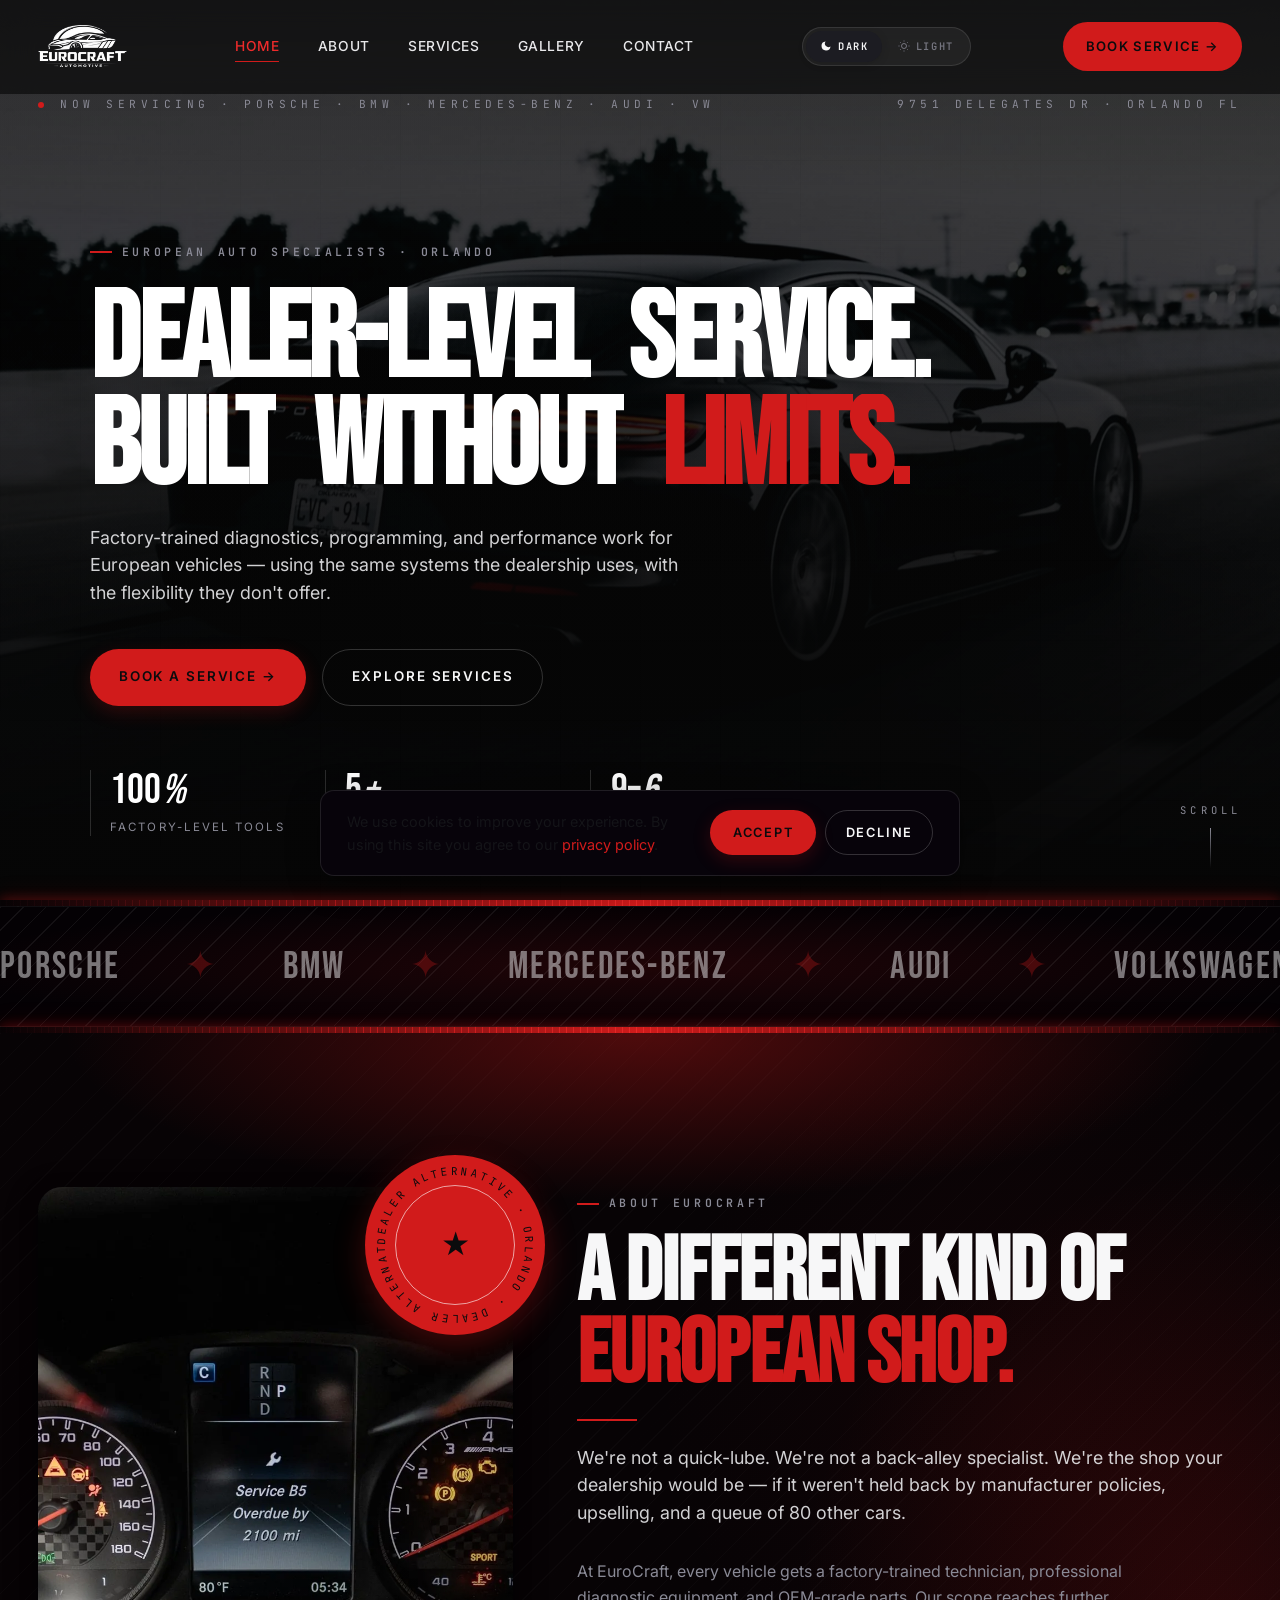
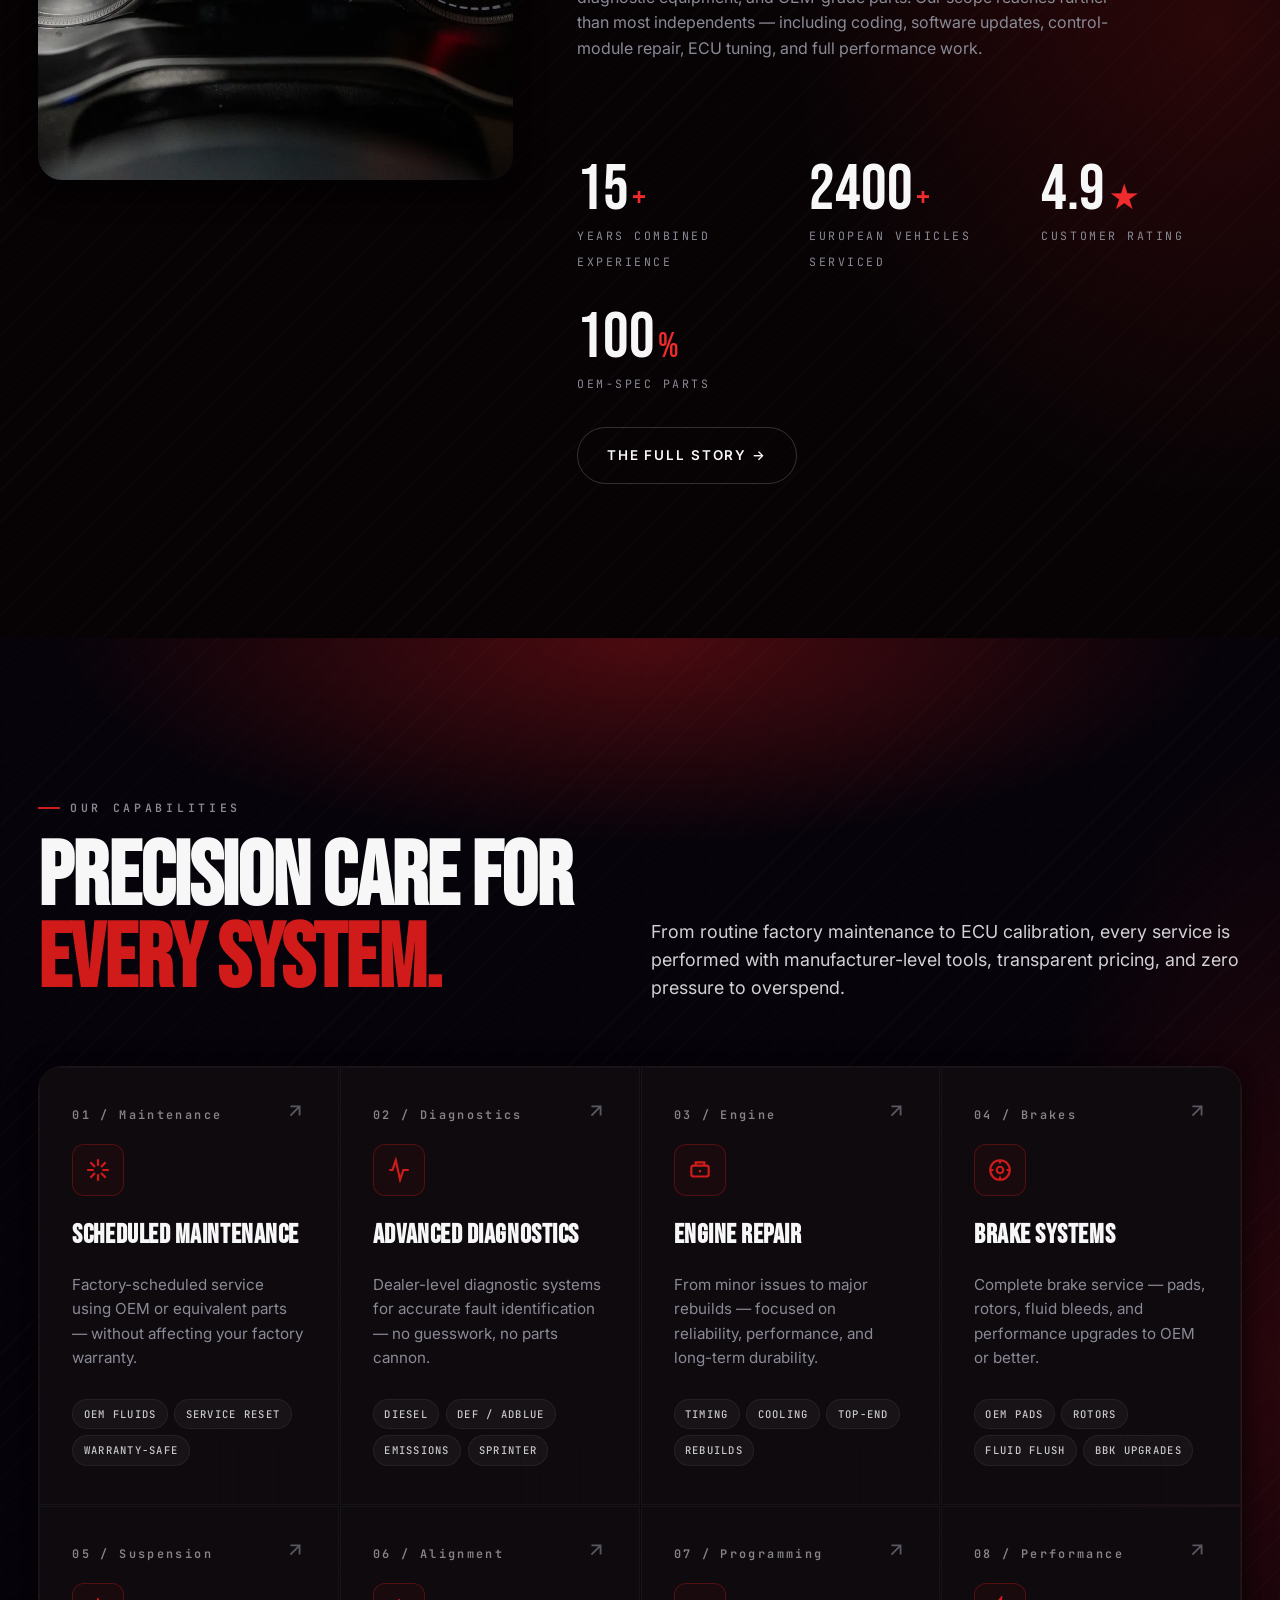
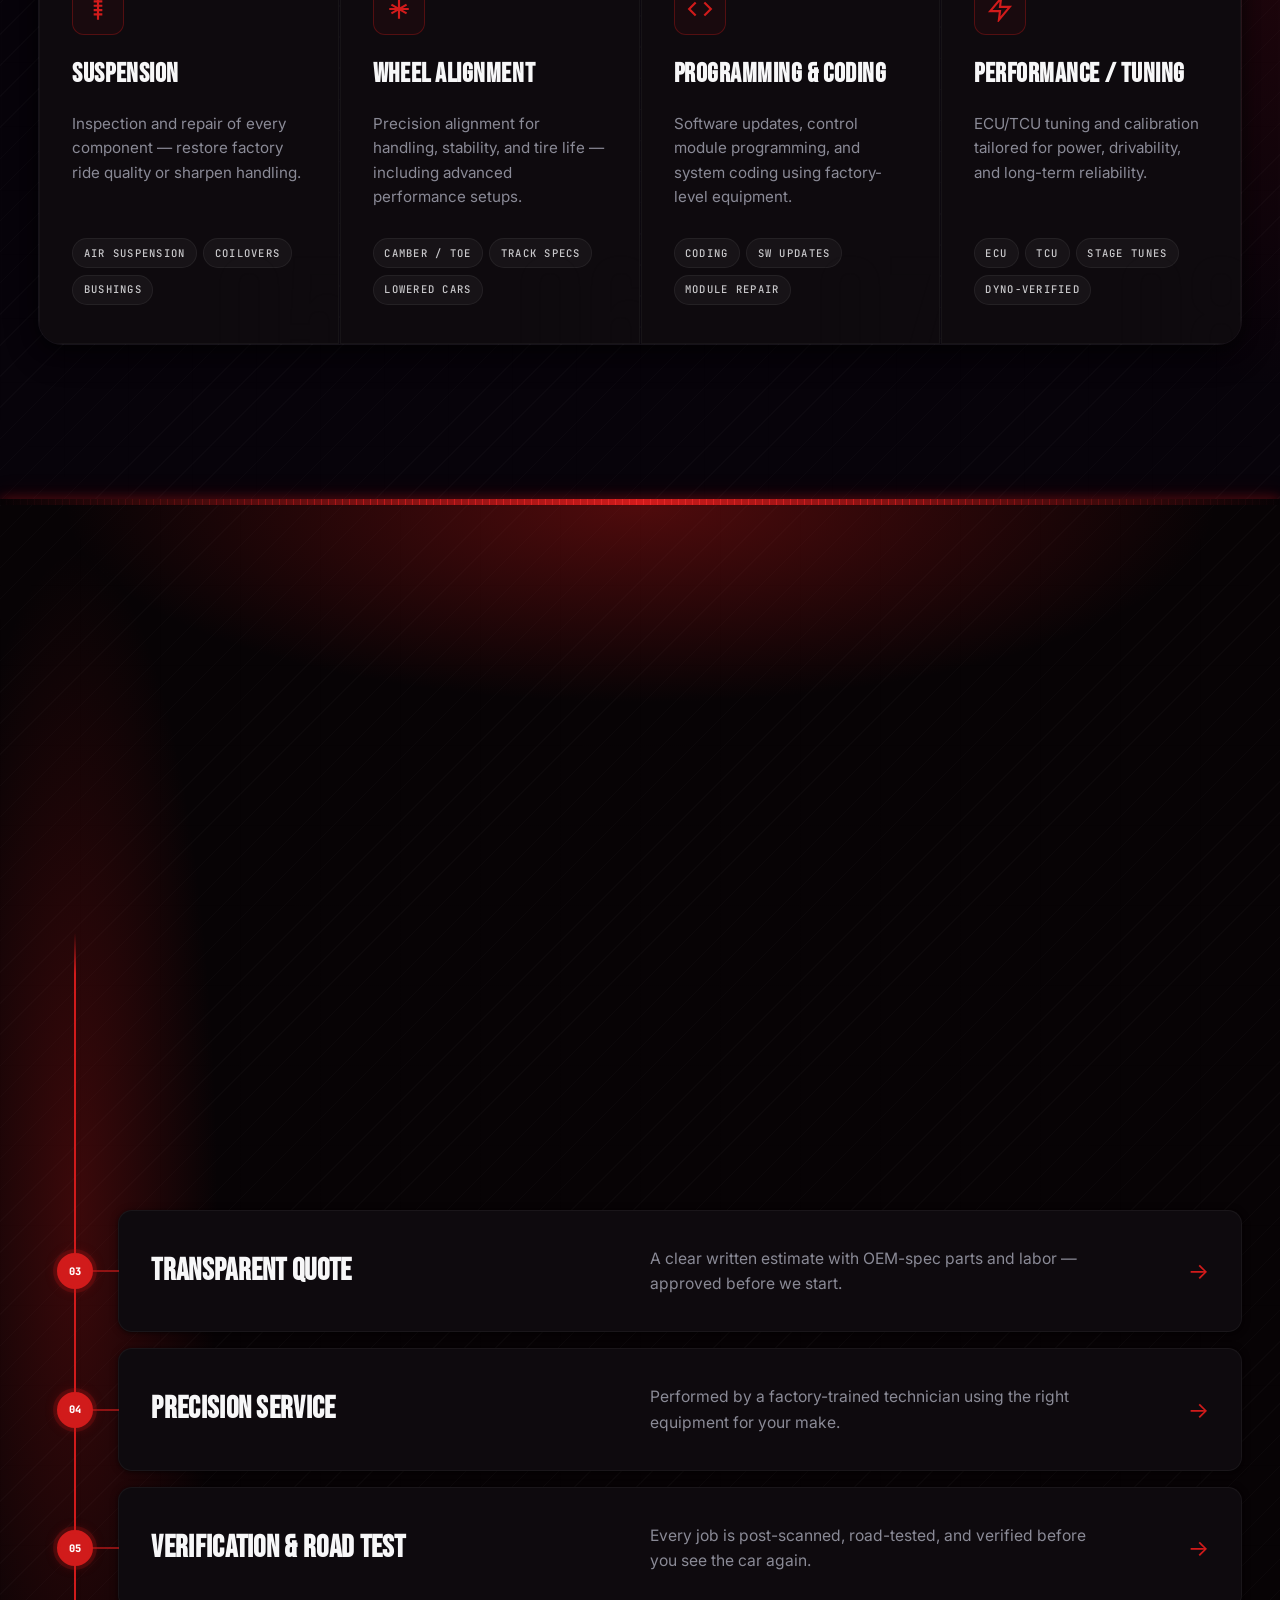
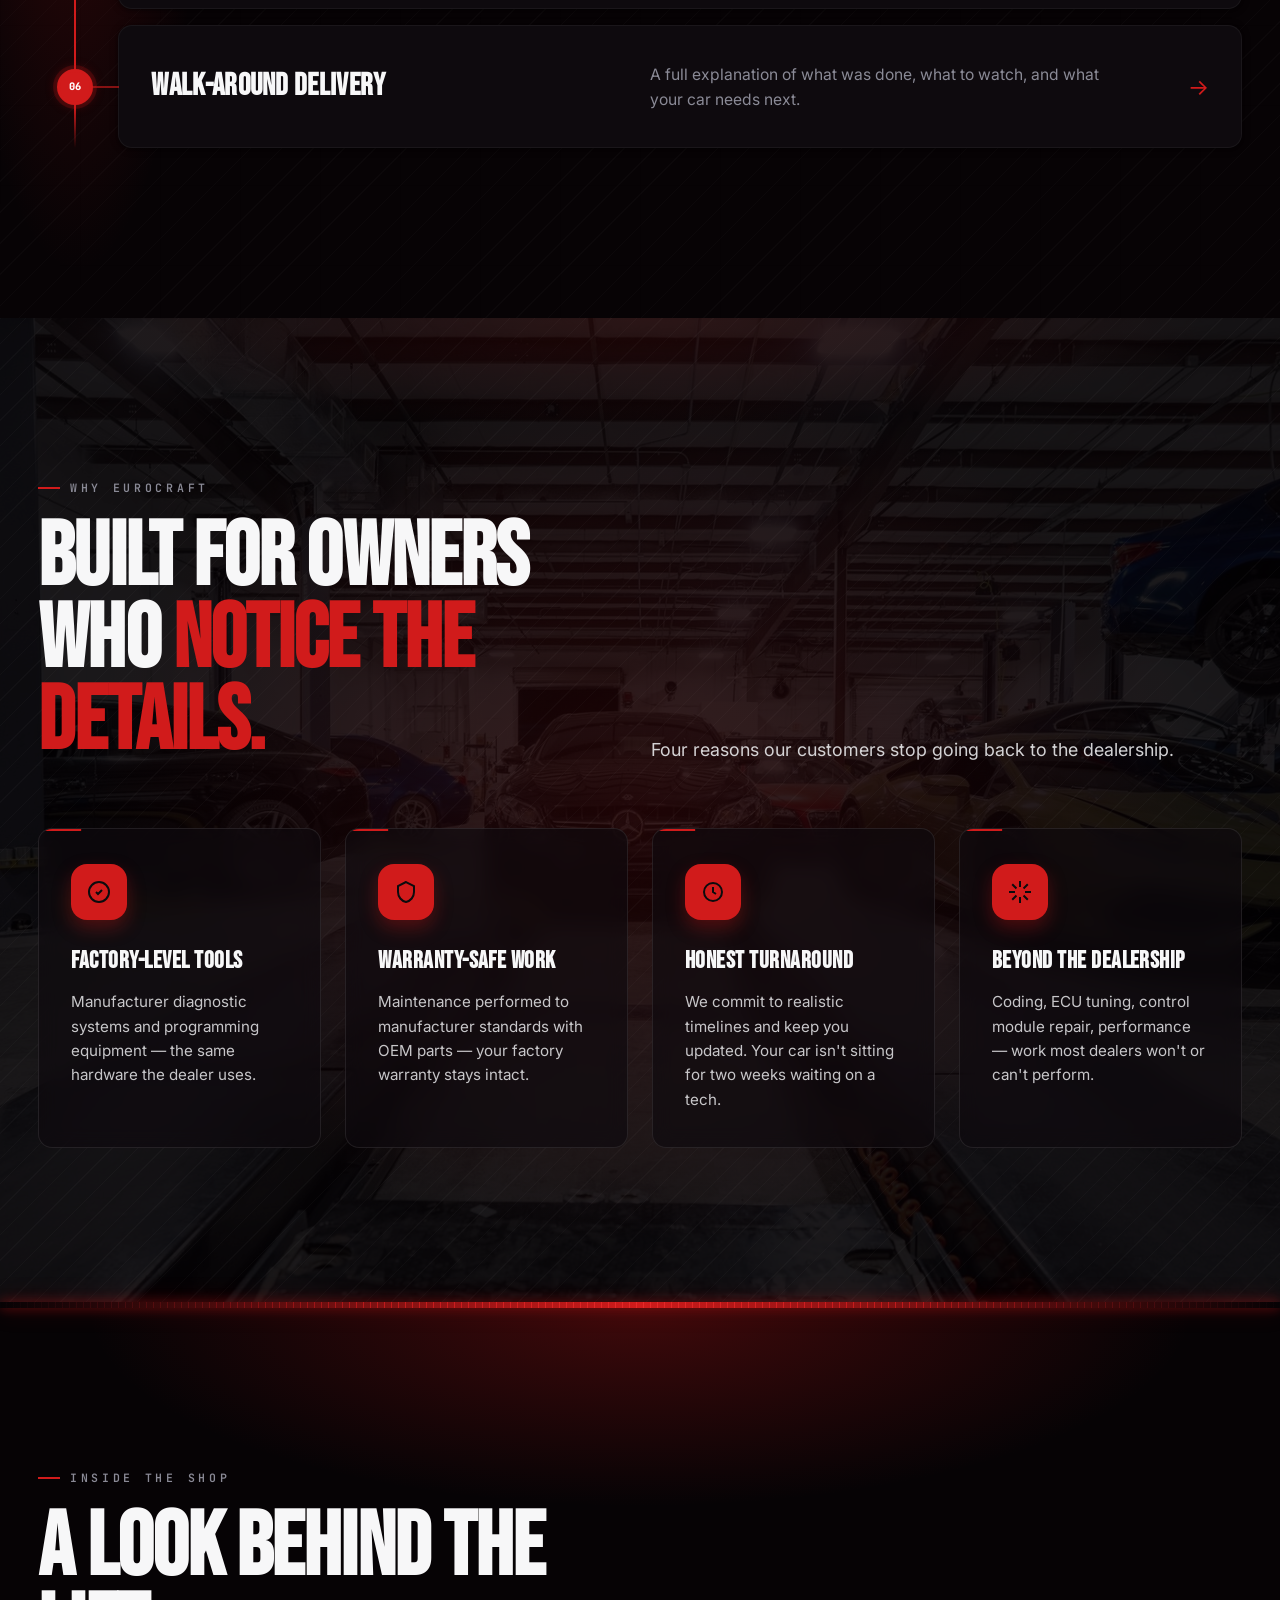
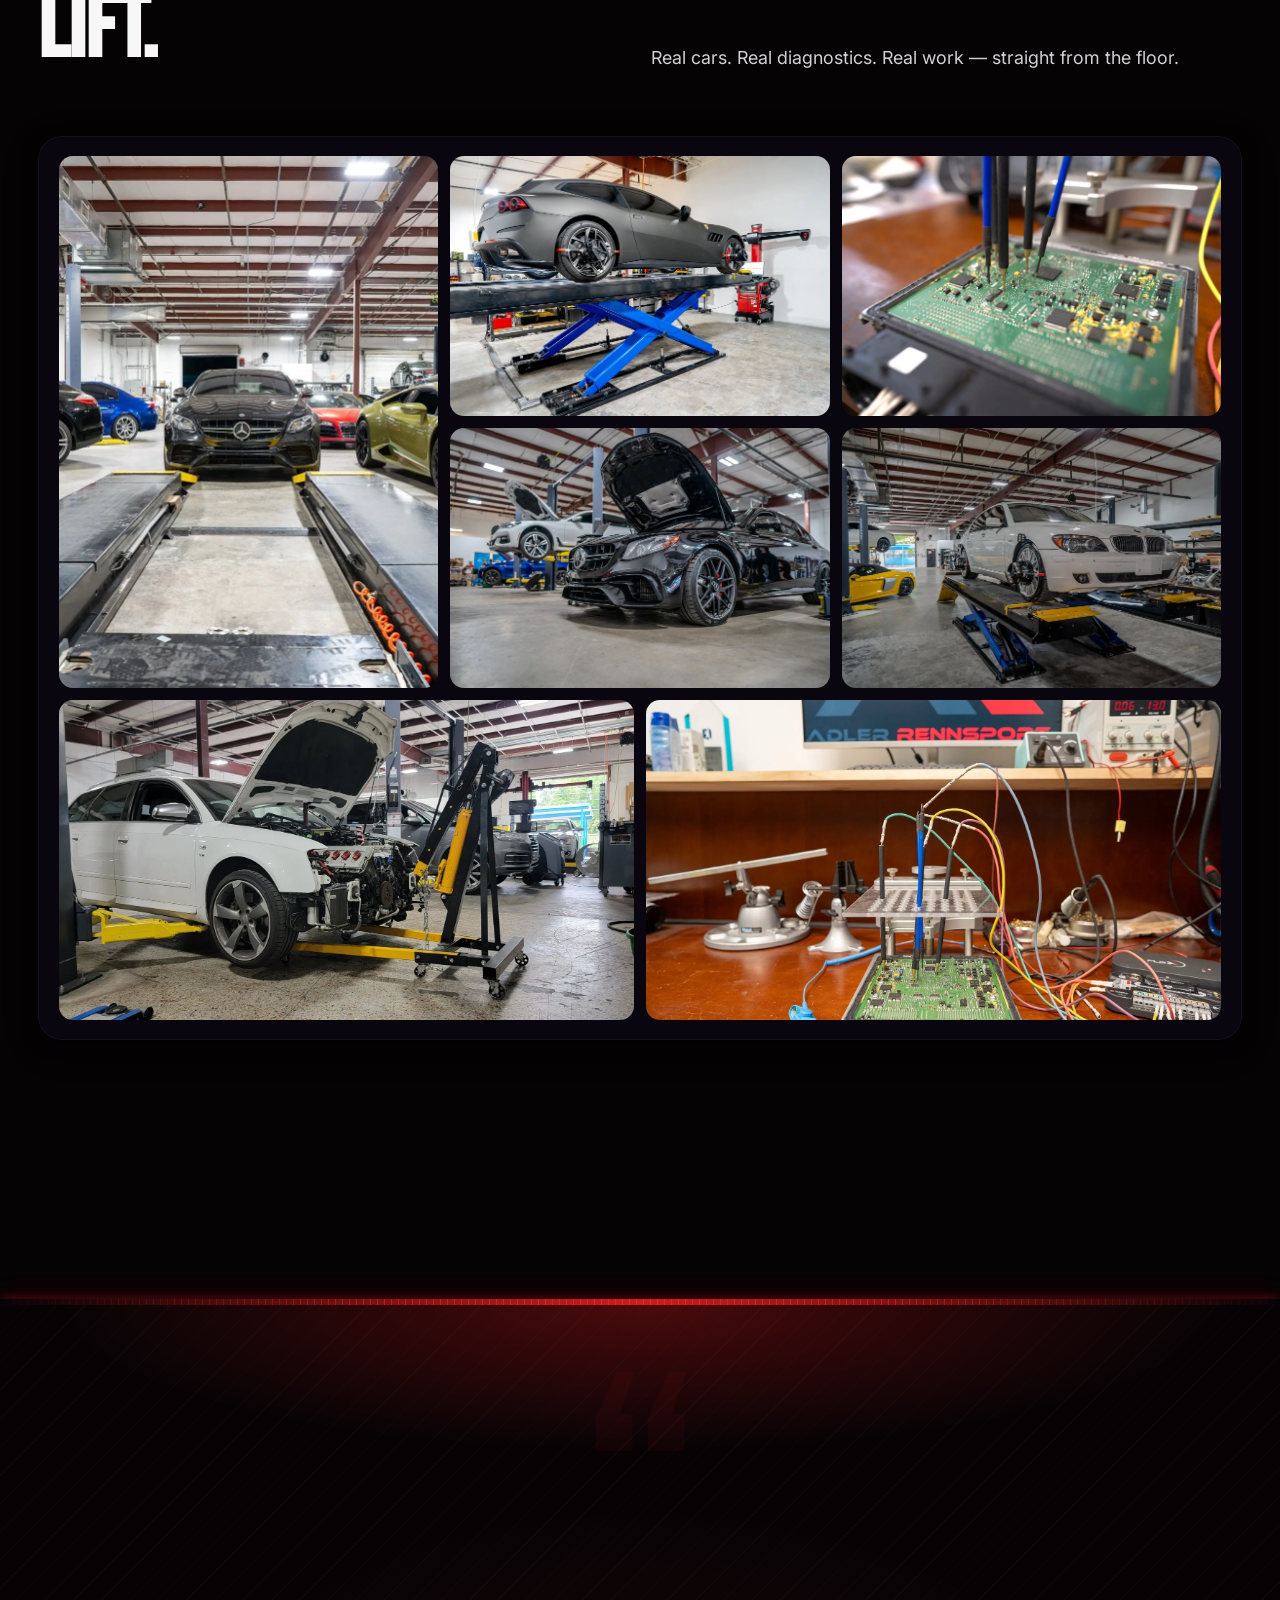
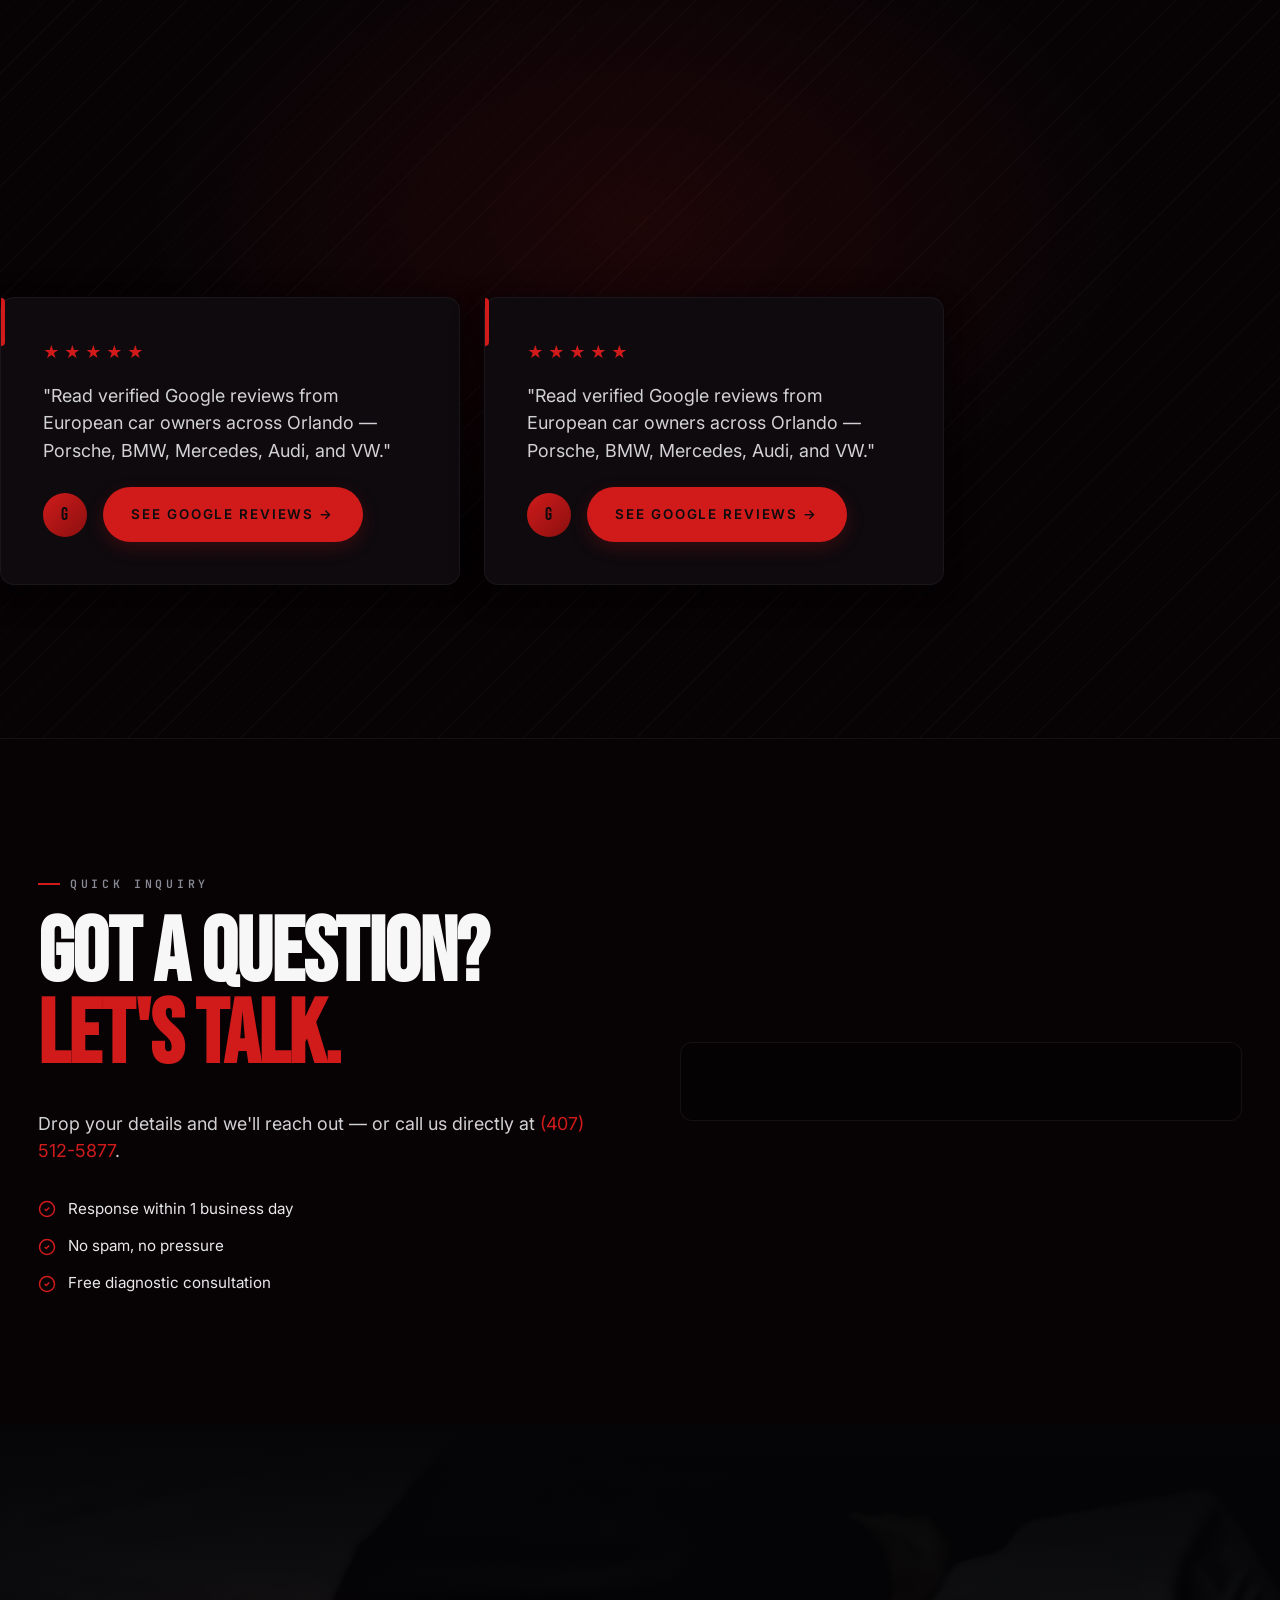
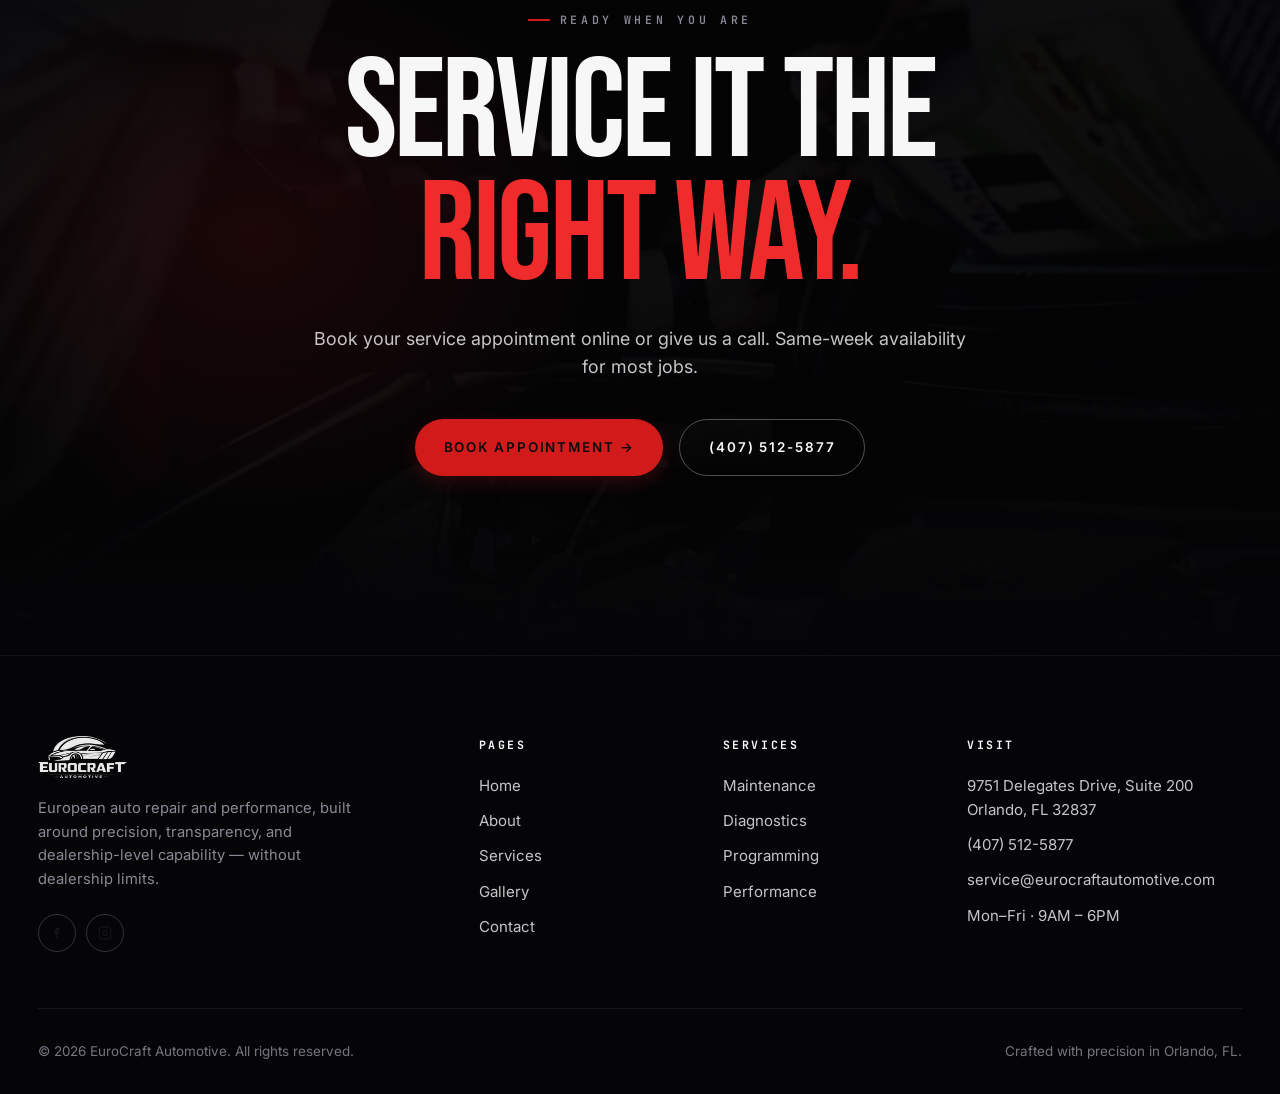
<file: index.html>
<!doctype html>
<html lang="en">
<head>
<meta charset="utf-8">
<meta name="viewport" content="width=device-width,initial-scale=1">
<meta name="theme-color" content="#f7f5f1">
<title>EuroCraft Automotive — European Auto Repair, Diagnostics & Performance · Orlando, FL</title>
<meta name="description" content="Dealer-level diagnostics, programming, and performance for Porsche, BMW, Mercedes-Benz, Audi, and Volkswagen. Orlando's true dealer alternative.">
  <!-- Theme: set before paint to prevent flash -->
  <script>
    (function(){
      var t = localStorage.getItem('ec_theme') || 'dark';
      document.documentElement.setAttribute('data-theme', t);
    })();
  </script>
<link rel="preconnect" href="https://fonts.googleapis.com">
<link rel="preconnect" href="https://fonts.gstatic.com" crossorigin>
<link rel="preload" as="style" onload="this.onload=null;this.rel='stylesheet'" href="https://fonts.googleapis.com/css2?family=Bebas+Neue&family=Inter:wght@400;500;600;700&family=JetBrains+Mono:wght@400;500&display=swap">
  <noscript><link rel="stylesheet" href="https://fonts.googleapis.com/css2?family=Bebas+Neue&family=Inter:wght@400;500;600;700&family=JetBrains+Mono:wght@400;500&display=swap"></noscript>
  <link rel="preload" as="image" href="images/webp/porsche.webp" type="image/webp">
<link rel="icon" type="image/svg+xml" href="assets/favicon.svg">
<link rel="canonical" href="https://www.eurocraftautomotive.com/index.html">
<link rel="stylesheet" href="css/style.css?v=1778980225">

  <meta property="og:title" content="EuroCraft Automotive — European Auto Repair, Orlando FL">
  <meta property="og:description" content="Dealer-level diagnostics, programming, and performance for Porsche, BMW, Mercedes-Benz, Audi, and Volkswagen. Orlando's true dealer alternative.">
  <meta property="og:url" content="https://www.eurocraftautomotive.com/">
  <meta name="twitter:title" content="EuroCraft Automotive — European Auto Repair, Orlando FL">
  <meta name="twitter:description" content="Dealer-level diagnostics, programming, and performance for Porsche, BMW, Mercedes-Benz, Audi, and Volkswagen. Orlando's true dealer alternative.">
  <!-- Open Graph -->
  <meta property="og:type" content="website">
  <meta property="og:site_name" content="EuroCraft Automotive">
  <meta property="og:image" content="https://eurocraftautomotive.com/assets/og-image.png">
  <meta property="og:locale" content="en_US">
  <!-- Twitter -->
  <meta name="twitter:card" content="summary_large_image">
  <meta name="twitter:image" content="https://eurocraftautomotive.com/assets/og-image.png">
  <!-- Local Business Schema -->
  <script type="application/ld+json">
  {
  "@context": "https://schema.org",
  "@type": "AutoRepair",
  "name": "EuroCraft Automotive",
  "description": "Dealer-level diagnostics, programming, and performance for Porsche, BMW, Mercedes-Benz, Audi, and Volkswagen in Orlando, FL.",
  "url": "https://www.eurocraftautomotive.com",
  "telephone": "+14075125877",
  "email": "service@eurocraftautomotive.com",
  "address": {
    "@type": "PostalAddress",
    "streetAddress": "9751 Delegates Drive, Suite 200",
    "addressLocality": "Orlando",
    "addressRegion": "FL",
    "postalCode": "32837",
    "addressCountry": "US"
  },
  "geo": {
    "@type": "GeoCoordinates",
    "latitude": 28.4214,
    "longitude": -81.3977
  },
  "openingHoursSpecification": [
    {
      "@type": "OpeningHoursSpecification",
      "dayOfWeek": [
        "Monday",
        "Tuesday",
        "Wednesday",
        "Thursday",
        "Friday"
      ],
      "opens": "09:00",
      "closes": "18:00"
    }
  ],
  "priceRange": "$$",
  "currenciesAccepted": "USD",
  "paymentAccepted": "Cash, Credit Card",
  "areaServed": "Orlando, FL",
  "knowsAbout": [
    "Porsche",
    "BMW",
    "Mercedes-Benz",
    "Audi",
    "Volkswagen",
    "European auto repair",
    "ECU tuning",
    "diagnostics",
    "programming"
  ],
  "image": "https://eurocraftautomotive.com/assets/og-image.png",
  "logo": {
    "@type": "ImageObject",
    "url": "https://eurocraftautomotive.com/assets/logo-real.png"
  },
  "sameAs": [
    "https://www.facebook.com/eurocraftautomotivefl",
    "https://www.instagram.com/eurocraftautomotive"
  ],
  "hasMap": "https://maps.google.com/?q=EuroCraft+Automotive+9751+Delegates+Drive+Orlando+FL",
  "aggregateRating": {
    "@type": "AggregateRating",
    "ratingValue": "5",
    "reviewCount": "47",
    "bestRating": "5"
  }
}
  </script>
  <!-- Google Analytics GA4 — replace G-XXXXXXXXXX with your measurement ID -->
  <script async src="https://www.googletagmanager.com/gtag/js?id=G-XXXXXXXXXX"></script>
  <script>
    window.dataLayer = window.dataLayer || [];
    function gtag(){dataLayer.push(arguments);}
    gtag('js', new Date());
    gtag('config', 'G-XXXXXXXXXX');
  </script>
  <!-- HubSpot Tracking -->
  <script type="text/javascript" id="hs-script-loader" async defer src="//js.hs-scripts.com/XXXXXXXX.js"></script>
</head>
<body>

<!-- LOADER -->
<div class="loader">
  <div class="loader-inner">
    <div class="loader-text">EUROCRAFT</div>
    <div class="loader-bar"></div>
  </div>
</div>

<!-- CURSOR -->
<div class="cursor"></div>

<!-- NAV -->
<header class="nav">
  <a class="brand" href="index.html" aria-label="EuroCraft Automotive">
    <img src="assets/logo-real.png" alt="EuroCraft Automotive" class="brand-logo" width="169" height="80" loading="eager">
  </a>
  <nav class="nav-links" aria-label="Primary">
    <a class="active" href="index.html">Home</a>
    <a href="about.html">About</a>
    <a href="services.html">Services</a>
    <a href="gallery.html">Gallery</a>
    <a href="contact.html">Contact</a>
  </nav>
  <div class="theme-toggle" id="theme-toggle" role="group" aria-label="Color theme">
    <button class="theme-toggle-btn" id="btn-dark" aria-pressed="true">
      <svg width="12" height="12" viewBox="0 0 24 24" fill="currentColor"><path d="M21 12.79A9 9 0 1 1 11.21 3 7 7 0 0 0 21 12.79z"/></svg>
      Dark
    </button>
    <button class="theme-toggle-btn" id="btn-light" aria-pressed="false">
      <svg width="12" height="12" viewBox="0 0 24 24" fill="none" stroke="currentColor" stroke-width="2"><circle cx="12" cy="12" r="5"/><path d="M12 1v2M12 21v2M4.22 4.22l1.42 1.42M18.36 18.36l1.42 1.42M1 12h2M21 12h2M4.22 19.78l1.42-1.42M18.36 5.64l1.42-1.42"/></svg>
      Light
    </button>
  </div>
  <a class="nav-cta" href="booking.html" data-magnetic>
    <span>Book Service →</span>
  </a>
  <button class="nav-toggle" aria-label="Toggle menu"><span></span></button>
</header>
<div class="mobile-menu" aria-hidden="true">
  <ul>
    <li><a href="index.html">Home</a></li>
    <li><a href="about.html">About</a></li>
    <li><a href="services.html">Services</a></li>
    <li><a href="gallery.html">Gallery</a></li>
    <li><a href="contact.html">Contact</a></li>
    <li><a href="booking.html" style="color: var(--red);">Book →</a></li>
    <li class="mobile-theme-toggle">
      <div class="theme-toggle" id="theme-toggle-mobile" role="group" aria-label="Color theme">
        <button class="theme-toggle-btn" id="btn-dark-m" aria-pressed="true">
          <svg width="12" height="12" viewBox="0 0 24 24" fill="currentColor"><path d="M21 12.79A9 9 0 1 1 11.21 3 7 7 0 0 0 21 12.79z"/></svg>
          Dark
        </button>
        <button class="theme-toggle-btn" id="btn-light-m" aria-pressed="false">
          <svg width="12" height="12" viewBox="0 0 24 24" fill="none" stroke="currentColor" stroke-width="2"><circle cx="12" cy="12" r="5"/><path d="M12 1v2M12 21v2M4.22 4.22l1.42 1.42M18.36 18.36l1.42 1.42M1 12h2M21 12h2M4.22 19.78l1.42-1.42M18.36 5.64l1.42-1.42"/></svg>
          Light
        </button>
      </div>
    </li>
  </ul>
</div>

<!-- HERO -->
<main id="main-content">
<section class="hero">
  <div class="hero-bg"><picture><source srcset="images/webp/porsche.webp" type="image/webp"><img src="images/porsche.jpg" alt=""></picture></div>
  <div class="hero-grid"></div>

  <div class="hero-top">
    <div class="hero-marquee">
      <span class="dot"></span>
      <span>Now servicing · Porsche · BMW · Mercedes-Benz · Audi · VW</span>
    </div>
    <div class="hero-marquee" style="text-align: right;">
      <span>9751 Delegates Dr · Orlando FL</span>
    </div>
  </div>

  <div class="hero-content container" style="padding: 0;">
    <div class="hero-eyebrow eyebrow">European Auto Specialists · Orlando</div>
    <h1 class="hero-title">
      <span class="word"><span>Dealer-level</span></span>
      <span class="word"><span>service.</span></span><br>
      <span class="word"><span>Built</span></span>
      <span class="word"><span>without</span></span>
      <span class="word"><span class="red"><em>limits.</em></span></span>
    </h1>
    <p class="hero-sub lead">
      Factory-trained diagnostics, programming, and performance work for European vehicles —
      using the same systems the dealership uses, with the flexibility they don't offer.
    </p>
    <div class="hero-actions">
      <a class="btn btn-primary" href="booking.html" data-magnetic>
        <span>Book a Service <span class="arrow">→</span></span>
      </a>
      <a class="btn btn-ghost" href="services.html">
        <span>Explore Services</span>
      </a>
    </div>
    <div class="hero-meta">
      <div class="hero-meta-item">
        <span class="num">100<em>%</em></span>
        <span class="label">Factory-Level Tools</span>
      </div>
      <div class="hero-meta-item">
        <span class="num">5<em>+</em></span>
        <span class="label">European Brands Served</span>
      </div>
      <div class="hero-meta-item">
        <span class="num">9–<em style="font-size:1em;color:var(--jet);">6</em></span>
        <span class="label">Mon–Fri Service Hours</span>
      </div>
    </div>
  </div>

  <div class="scroll-cue">
    <span>Scroll</span>
    <div class="line"></div>
  </div>
</section>

<div class="section-divider"></div>
<!-- MARQUEE / BRANDS -->
<section class="marquee-section">
  <div class="marquee">
    <span class="marquee-item">Porsche</span>
    <span class="marquee-item">BMW</span>
    <span class="marquee-item">Mercedes-Benz</span>
    <span class="marquee-item">Audi</span>
    <span class="marquee-item">Volkswagen</span>
    <span class="marquee-item">Mini</span>
    <span class="marquee-item">Sprinter</span>
    <span class="marquee-item">Land Rover</span>
  </div>
</section>

<div class="section-divider"></div>
<!-- ABOUT TEASER -->
<section class="about-section">
  <div class="container split split-5-7">
    <div class="reveal-x" style="position: relative;">
      <div class="about-img">
        <picture><source srcset="images/webp/shop-3.webp" type="image/webp"><img loading="lazy" src="images/shop-3.jpg" alt="EuroCraft workshop"></picture>
      </div>
      <div class="about-badge">
        <svg viewBox="0 0 200 200" aria-hidden="true">
          <defs>
            <path id="circle" d="M 100, 100 m -78, 0 a 78,78 0 1,1 156,0 a 78,78 0 1,1 -156,0" />
          </defs>
          <text>
            <textPath href="#circle">  DEALER ALTERNATIVE · ORLANDO · DEALER ALTERNATIVE · ORLANDO · </textPath>
          </text>
        </svg>
        <div class="about-badge-inner">★</div>
      </div>
    </div>

    <div class="reveal">
      <div class="eyebrow mb-2">About EuroCraft</div>
      <h2 class="display-2">A different kind of <span class="red">European shop.</span></h2>
      <div class="divider"></div>
      <p class="lead mb-3">
        We're not a quick-lube. We're not a back-alley specialist. We're the shop your dealership
        would be — if it weren't held back by manufacturer policies, upselling, and a queue of 80 other cars.
      </p>
      <p style="color: var(--graphite); max-width: 56ch;">
        At EuroCraft, every vehicle gets a factory-trained technician, professional diagnostic equipment,
        and OEM-grade parts. Our scope reaches further than most independents — including coding, software
        updates, control-module repair, ECU tuning, and full performance work.
      </p>

      <div class="stats">
        <div class="stat reveal">
          <span class="num"><span data-counter="15">15</span><em>+</em></span>
          <span class="label">Years Combined Experience</span>
        </div>
        <div class="stat reveal">
          <span class="num"><span data-counter="2400">2400</span><em>+</em></span>
          <span class="label">European Vehicles Serviced</span>
        </div>
        <div class="stat reveal">
          <span class="num"><span data-counter="4.9">4.9</span><em>★</em></span>
          <span class="label">Customer Rating</span>
        </div>
        <div class="stat reveal">
          <span class="num"><span data-counter="100">100</span><em>%</em></span>
          <span class="label">OEM-Spec Parts</span>
        </div>
      </div>

      <a class="btn btn-ghost mt-3" href="about.html" data-magnetic>
        <span>The Full Story <span class="arrow">→</span></span>
      </a>
    </div>
  </div>
</section>

<!-- SERVICES -->
<section class="services-section" id="services">
  <div class="container">
    <div class="section-head row">
      <div class="reveal">
        <div class="eyebrow mb-2">Our Capabilities</div>
        <h2 class="display-2">Precision care for <span class="red">every system.</span></h2>
      </div>
      <p class="lead reveal">
        From routine factory maintenance to ECU calibration, every service is performed with
        manufacturer-level tools, transparent pricing, and zero pressure to overspend.
      </p>
    </div>

    <div class="services-grid reveal">
      <a class="service-card" data-num="01" href="services.html#maintenance">
        <span class="service-num">01 / Maintenance</span>
        <div class="service-icon">
          <svg viewBox="0 0 24 24" fill="none" stroke="currentColor" stroke-width="2"><path d="M12 2v6m0 8v6M4.93 4.93l4.24 4.24m5.66 5.66 4.24 4.24M2 12h6m8 0h6M4.93 19.07l4.24-4.24m5.66-5.66 4.24-4.24"/></svg>
        </div>
        <h3 class="service-title">Scheduled Maintenance</h3>
        <p>Factory-scheduled service using OEM or equivalent parts — without affecting your factory warranty.</p>
        <ul><li>OEM Fluids</li><li>Service Reset</li><li>Warranty-Safe</li></ul>
        <svg class="service-arrow" width="22" height="22" viewBox="0 0 24 24" fill="none" stroke="currentColor" stroke-width="2"><path d="M7 17L17 7M7 7h10v10"/></svg>
      </a>

      <a class="service-card" data-num="02" href="services.html#diagnostics">
        <span class="service-num">02 / Diagnostics</span>
        <div class="service-icon">
          <svg viewBox="0 0 24 24" fill="none" stroke="currentColor" stroke-width="2"><path d="M3 12h3l3-9 4 18 3-9h5"/></svg>
        </div>
        <h3 class="service-title">Advanced Diagnostics</h3>
        <p>Dealer-level diagnostic systems for accurate fault identification — no guesswork, no parts cannon.</p>
        <ul><li>Diesel</li><li>DEF / AdBlue</li><li>Emissions</li><li>Sprinter</li></ul>
        <svg class="service-arrow" width="22" height="22" viewBox="0 0 24 24" fill="none" stroke="currentColor" stroke-width="2"><path d="M7 17L17 7M7 7h10v10"/></svg>
      </a>

      <a class="service-card" data-num="03" href="services.html#engine">
        <span class="service-num">03 / Engine</span>
        <div class="service-icon">
          <svg viewBox="0 0 24 24" fill="none" stroke="currentColor" stroke-width="2"><rect x="4" y="8" width="16" height="10" rx="2"/><path d="M8 8V5h8v3M12 12v2"/></svg>
        </div>
        <h3 class="service-title">Engine Repair</h3>
        <p>From minor issues to major rebuilds — focused on reliability, performance, and long-term durability.</p>
        <ul><li>Timing</li><li>Cooling</li><li>Top-End</li><li>Rebuilds</li></ul>
        <svg class="service-arrow" width="22" height="22" viewBox="0 0 24 24" fill="none" stroke="currentColor" stroke-width="2"><path d="M7 17L17 7M7 7h10v10"/></svg>
      </a>

      <a class="service-card" data-num="04" href="services.html#brakes">
        <span class="service-num">04 / Brakes</span>
        <div class="service-icon">
          <svg viewBox="0 0 24 24" fill="none" stroke="currentColor" stroke-width="2"><circle cx="12" cy="12" r="9"/><circle cx="12" cy="12" r="3"/><path d="M12 3v3M12 18v3M3 12h3M18 12h3"/></svg>
        </div>
        <h3 class="service-title">Brake Systems</h3>
        <p>Complete brake service — pads, rotors, fluid bleeds, and performance upgrades to OEM or better.</p>
        <ul><li>OEM Pads</li><li>Rotors</li><li>Fluid Flush</li><li>BBK Upgrades</li></ul>
        <svg class="service-arrow" width="22" height="22" viewBox="0 0 24 24" fill="none" stroke="currentColor" stroke-width="2"><path d="M7 17L17 7M7 7h10v10"/></svg>
      </a>

      <a class="service-card" data-num="05" href="services.html#suspension">
        <span class="service-num">05 / Suspension</span>
        <div class="service-icon">
          <svg viewBox="0 0 24 24" fill="none" stroke="currentColor" stroke-width="2"><path d="M12 2v20M8 5h8M8 9h8M8 13h8M8 17h8"/></svg>
        </div>
        <h3 class="service-title">Suspension</h3>
        <p>Inspection and repair of every component — restore factory ride quality or sharpen handling.</p>
        <ul><li>Air Suspension</li><li>Coilovers</li><li>Bushings</li></ul>
        <svg class="service-arrow" width="22" height="22" viewBox="0 0 24 24" fill="none" stroke="currentColor" stroke-width="2"><path d="M7 17L17 7M7 7h10v10"/></svg>
      </a>

      <a class="service-card" data-num="06" href="services.html#alignment">
        <span class="service-num">06 / Alignment</span>
        <div class="service-icon">
          <svg viewBox="0 0 24 24" fill="none" stroke="currentColor" stroke-width="2"><path d="M3 12h18M12 3v18M5 8l14 8M19 8 5 16"/></svg>
        </div>
        <h3 class="service-title">Wheel Alignment</h3>
        <p>Precision alignment for handling, stability, and tire life — including advanced performance setups.</p>
        <ul><li>Camber / Toe</li><li>Track Specs</li><li>Lowered Cars</li></ul>
        <svg class="service-arrow" width="22" height="22" viewBox="0 0 24 24" fill="none" stroke="currentColor" stroke-width="2"><path d="M7 17L17 7M7 7h10v10"/></svg>
      </a>

      <a class="service-card" data-num="07" href="services.html#programming">
        <span class="service-num">07 / Programming</span>
        <div class="service-icon">
          <svg viewBox="0 0 24 24" fill="none" stroke="currentColor" stroke-width="2"><polyline points="16 18 22 12 16 6"/><polyline points="8 6 2 12 8 18"/></svg>
        </div>
        <h3 class="service-title">Programming & Coding</h3>
        <p>Software updates, control module programming, and system coding using factory-level equipment.</p>
        <ul><li>Coding</li><li>SW Updates</li><li>Module Repair</li></ul>
        <svg class="service-arrow" width="22" height="22" viewBox="0 0 24 24" fill="none" stroke="currentColor" stroke-width="2"><path d="M7 17L17 7M7 7h10v10"/></svg>
      </a>

      <a class="service-card" data-num="08" href="services.html#tuning">
        <span class="service-num">08 / Performance</span>
        <div class="service-icon">
          <svg viewBox="0 0 24 24" fill="none" stroke="currentColor" stroke-width="2"><path d="M13 2 3 14h9l-1 8 10-12h-9l1-8z"/></svg>
        </div>
        <h3 class="service-title">Performance / Tuning</h3>
        <p>ECU/TCU tuning and calibration tailored for power, drivability, and long-term reliability.</p>
        <ul><li>ECU</li><li>TCU</li><li>Stage Tunes</li><li>Dyno-Verified</li></ul>
        <svg class="service-arrow" width="22" height="22" viewBox="0 0 24 24" fill="none" stroke="currentColor" stroke-width="2"><path d="M7 17L17 7M7 7h10v10"/></svg>
      </a>
    </div>
  </div>
</section>

<div class="section-divider"></div>
<!-- PROCESS -->
<section class="process-section">
  <div class="container">
    <div class="section-head row">
      <div class="reveal">
        <div class="eyebrow mb-2">How We Work</div>
        <h2 class="display-2">Transparent, every step.</h2>
      </div>
      <p class="lead reveal">
        Drop-off to delivery — same disciplined process, every time. No surprises, no fluff.
      </p>
    </div>

    <div class="process">
      <div class="process-row reveal" data-step="01">
        <h3 class="process-title">Drop-Off & Intake</h3>
        <p class="process-desc">We document your concerns, mileage, and vehicle history before anything is touched.</p>
        <div class="process-arrow">→</div>
      </div>
      <div class="process-row reveal" data-step="02">
        <h3 class="process-title">Factory Diagnostic Scan</h3>
        <p class="process-desc">Manufacturer-level diagnostics across every module — no parts thrown at guesses.</p>
        <div class="process-arrow">→</div>
      </div>
      <div class="process-row reveal" data-step="03">
        <h3 class="process-title">Transparent Quote</h3>
        <p class="process-desc">A clear written estimate with OEM-spec parts and labor — approved before we start.</p>
        <div class="process-arrow">→</div>
      </div>
      <div class="process-row reveal" data-step="04">
        <h3 class="process-title">Precision Service</h3>
        <p class="process-desc">Performed by a factory-trained technician using the right equipment for your make.</p>
        <div class="process-arrow">→</div>
      </div>
      <div class="process-row reveal" data-step="05">
        <h3 class="process-title">Verification & Road Test</h3>
        <p class="process-desc">Every job is post-scanned, road-tested, and verified before you see the car again.</p>
        <div class="process-arrow">→</div>
      </div>
      <div class="process-row reveal" data-step="06">
        <h3 class="process-title">Walk-Around Delivery</h3>
        <p class="process-desc">A full explanation of what was done, what to watch, and what your car needs next.</p>
        <div class="process-arrow">→</div>
      </div>
    </div>
  </div>
</section>

<!-- WHY -->
<section class="why-section">
  <div class="why-bg"></div>
  <div class="container">
    <div class="section-head row">
      <div class="reveal">
        <div class="eyebrow mb-2">Why EuroCraft</div>
        <h2 class="display-2">Built for owners who <span class="red">notice the details.</span></h2>
      </div>
      <p class="lead reveal">
        Four reasons our customers stop going back to the dealership.
      </p>
    </div>

    <div class="why-grid">
      <div class="why-card reveal">
        <div class="icon">
          <svg width="24" height="24" viewBox="0 0 24 24" fill="none" stroke="currentColor" stroke-width="2"><path d="M9 12l2 2 4-4M12 2a10 10 0 1 0 10 10A10 10 0 0 0 12 2z"/></svg>
        </div>
        <h3>Factory-Level Tools</h3>
        <p>Manufacturer diagnostic systems and programming equipment — the same hardware the dealer uses.</p>
      </div>
      <div class="why-card reveal">
        <div class="icon">
          <svg width="24" height="24" viewBox="0 0 24 24" fill="none" stroke="currentColor" stroke-width="2"><path d="M12 2 4 6v6c0 5 3.5 9 8 10 4.5-1 8-5 8-10V6l-8-4z"/></svg>
        </div>
        <h3>Warranty-Safe Work</h3>
        <p>Maintenance performed to manufacturer standards with OEM parts — your factory warranty stays intact.</p>
      </div>
      <div class="why-card reveal">
        <div class="icon">
          <svg width="24" height="24" viewBox="0 0 24 24" fill="none" stroke="currentColor" stroke-width="2"><path d="M21 12a9 9 0 1 1-18 0 9 9 0 0 1 18 0zM12 7v5l3 2"/></svg>
        </div>
        <h3>Honest Turnaround</h3>
        <p>We commit to realistic timelines and keep you updated. Your car isn't sitting for two weeks waiting on a tech.</p>
      </div>
      <div class="why-card reveal">
        <div class="icon">
          <svg width="24" height="24" viewBox="0 0 24 24" fill="none" stroke="currentColor" stroke-width="2"><path d="M12 1v6M12 17v6M4.22 4.22l4.24 4.24M15.54 15.54l4.24 4.24M1 12h6M17 12h6M4.22 19.78l4.24-4.24M15.54 8.46l4.24-4.24"/></svg>
        </div>
        <h3>Beyond the Dealership</h3>
        <p>Coding, ECU tuning, control module repair, performance — work most dealers won't or can't perform.</p>
      </div>
    </div>
  </div>
</section>

<div class="section-divider"></div>
<!-- GALLERY TEASER -->
<section class="gallery-section">
  <div class="container">
    <div class="section-head row">
      <div class="reveal">
        <div class="eyebrow mb-2">Inside the Shop</div>
        <h2 class="display-2">A look behind the lift.</h2>
      </div>
      <p class="lead reveal">
        Real cars. Real diagnostics. Real work — straight from the floor.
      </p>
    </div>

    <div class="shop-grid reveal">
      <!-- Feature: tall portrait left, wide right -->
      <div class="sg-a"><picture><source srcset="images/webp/shop-1.webp" type="image/webp"><img loading="lazy" src="images/shop-1.jpg" alt="Workshop — multiple European cars on lifts"></picture></div>
      <div class="sg-b"><picture><source srcset="images/webp/shop-6.webp" type="image/webp"><img loading="lazy" src="images/shop-6.jpg" alt="Ferrari on alignment lift"></picture></div>
      <div class="sg-c"><picture><source srcset="images/webp/ecu-tuning.webp" type="image/webp"><img loading="lazy" src="images/ecu-tuning.jpg" alt="ECU diagnostics circuit"></picture></div>
      <!-- Middle row: three equal tiles -->
      <div class="sg-d"><picture><source srcset="images/webp/shop-2.webp" type="image/webp"><img loading="lazy" src="images/shop-2.jpg" alt="Mercedes and BMW hoods open"></picture></div>
      <div class="sg-e"><picture><source srcset="images/webp/shop-4.webp" type="image/webp"><img loading="lazy" src="images/shop-4.jpg" alt="BMW on alignment rack"></picture></div>
      <div class="sg-f"><picture><source srcset="images/webp/shop-7.webp" type="image/webp"><img loading="lazy" src="images/shop-7.jpg" alt="Audi engine removal"></picture></div>
      <!-- Bottom: cinematic full-width -->
      <div class="sg-g"><picture><source srcset="images/webp/shop-5.webp" type="image/webp"><img loading="lazy" src="images/shop-5.jpg" alt="ECU programming bench"></picture></div>
    </div>

    <div style="text-align: center; margin-top: 3rem;">
      <a class="btn btn-ghost reveal" href="gallery.html" data-magnetic>
        <span>View Full Gallery <span class="arrow">→</span></span>
      </a>
    </div>
  </div>
</section>

<div class="section-divider"></div>
<!-- TESTIMONIALS -->
<section class="testimonials-section">
  <div class="container">
    <div class="section-head row">
      <div class="reveal">
        <div class="eyebrow mb-2">From Our Owners</div>
        <h2 class="display-2">Trusted by European<br>car owners in Orlando.</h2>
      </div>
      <div class="reveal" style="display:flex;flex-direction:column;gap:1.2rem;">
        <p class="lead">We earn loyalty one car at a time — and our customers tell us why.</p>
        <div class="rating-badge">
          <div class="rating-badge-score" data-google-rating-score>4.8</div>
          <div class="rating-badge-right">
            <div class="rating-badge-stars">★★★★★</div>
            <div class="rating-badge-label" data-google-rating-count>Based on Google Reviews</div>
            <a href="https://www.google.com/maps/search/?api=1&amp;query=EuroCraft+Automotive+Orlando+FL" target="_blank" rel="noopener" class="rating-badge-link" data-google-rating-link>Read reviews →</a>
          </div>
        </div>
      </div>
    </div>
  </div>

  <div class="testimonials-track" data-google-reviews-track>
    <!-- Default fallback CTA. Replaced at runtime with real Google reviews by js/google-reviews.js
         when the Places API key is configured. If the key is missing or the call fails, this stays. -->
    <div class="testimonial testimonial-fallback">
      <div class="stars">★★★★★</div>
      <blockquote>"Read verified Google reviews from European car owners across Orlando — Porsche, BMW, Mercedes, Audi, and VW."</blockquote>
      <div class="author" style="display:flex;align-items:center;gap:1rem;">
        <div class="avatar" aria-hidden="true">G</div>
        <a class="btn btn-primary" href="https://www.google.com/maps/search/?api=1&amp;query=EuroCraft+Automotive+Orlando+FL" target="_blank" rel="noopener" data-magnetic>
          <span>See Google Reviews <span class="arrow">→</span></span>
        </a>
      </div>
    </div>
  </div>
</section>

<!-- CONTACT FORM -->
<section class="section hs-inquiry-section" id="contact">
  <div class="container">
    <div class="hs-inquiry-grid">
      <div class="hs-inquiry-info reveal">
        <div class="eyebrow mb-2">Quick Inquiry</div>
        <h2 class="display-2 mb-3">Got a question? <span class="red">Let's talk.</span></h2>
        <p class="lead" style="margin-bottom:2rem;">Drop your details and we'll reach out — or call us directly at <a href="tel:+14075125877" style="color:var(--red)">(407) 512-5877</a>.</p>
        <div class="hs-contact-bullets">
          <div class="hs-bullet"><svg width="18" height="18" viewBox="0 0 24 24" fill="none" stroke="var(--red)" stroke-width="2"><path d="M9 12l2 2 4-4M12 2a10 10 0 1 0 10 10A10 10 0 0 0 12 2z"/></svg><span>Response within 1 business day</span></div>
          <div class="hs-bullet"><svg width="18" height="18" viewBox="0 0 24 24" fill="none" stroke="var(--red)" stroke-width="2"><path d="M9 12l2 2 4-4M12 2a10 10 0 1 0 10 10A10 10 0 0 0 12 2z"/></svg><span>No spam, no pressure</span></div>
          <div class="hs-bullet"><svg width="18" height="18" viewBox="0 0 24 24" fill="none" stroke="var(--red)" stroke-width="2"><path d="M9 12l2 2 4-4M12 2a10 10 0 1 0 10 10A10 10 0 0 0 12 2z"/></svg><span>Free diagnostic consultation</span></div>
        </div>
      </div>
      <div class="hs-form-container reveal" id="hs-homepage-form">
        <div id="hubspot-inquiry-form"></div>
      </div>
    </div>
  </div>
</section>
<script>
  window.addEventListener('DOMContentLoaded', function() {
    if (window.hbspt) {
      hbspt.forms.create({
        region: "na1",
        portalId: "XXXXXXXX",
        formId: "FORM_ID_INQUIRY",
        target: "#hubspot-inquiry-form",
        onFormSubmitted: function() {
          document.getElementById("hs-homepage-form").innerHTML =
            "<div class=\"form-success\"><svg width=\"40\" height=\"40\" viewBox=\"0 0 24 24\" fill=\"none\" stroke=\"var(--red)\" stroke-width=\"2\"><path d=\"M9 12l2 2 4-4M12 2a10 10 0 1 0 10 10A10 10 0 0 0 12 2z\"/></svg><h3>We got it!</h3><p>Expect a reply within one business day.</p></div>";
        }
      });
    }
  });
</script>

<!-- CTA -->
<section class="cta-section">
  <div class="cta-bg"><picture><source srcset="images/webp/cta-bg.webp" type="image/webp"><img loading="lazy" src="images/cta-bg.jpg" alt=""></picture></div>
  <div class="container cta-content reveal">
    <div class="eyebrow">Ready When You Are</div>
    <h2 class="display-1">Service it the<br><span class="red">right way.</span></h2>
    <p class="lead text-center">
      Book your service appointment online or give us a call. Same-week availability for most jobs.
    </p>
    <div class="cta-actions">
      <a class="btn btn-primary" href="booking.html" data-magnetic>
        <span>Book Appointment <span class="arrow">→</span></span>
      </a>
      <a class="btn btn-ghost" href="tel:+14075125877" data-magnetic>
        <span>(407) 512-5877</span>
      </a>
    </div>
  </div>
</section>

<!-- FOOTER -->
</main>
<footer class="footer">
  <div class="footer-grid">
    <div class="footer-brand">
      <a class="brand" href="index.html" aria-label="EuroCraft Automotive">
        <img src="assets/logo-real.png" alt="EuroCraft Automotive" class="brand-logo" width="169" height="80" loading="eager">
      </a>
      <p>European auto repair and performance, built around precision, transparency, and dealership-level capability — without dealership limits.</p>
      <div class="socials" style="margin-top: 1.4rem;">
        <a href="https://www.facebook.com/eurocraftautomotivefl" target="_blank" rel="noopener" aria-label="Facebook"><svg width="14" height="14" viewBox="0 0 24 24" fill="currentColor"><path d="M9.198 21.5h4v-8.01h3.604l.396-3.98h-4V7.5a1 1 0 0 1 1-1h3v-4h-3a5 5 0 0 0-5 5v2.01h-2l-.396 3.98h2.396z"/></svg></a>
        <a href="https://www.instagram.com/eurocraftautomotive" target="_blank" rel="noopener" aria-label="Instagram"><svg width="14" height="14" viewBox="0 0 24 24" fill="none" stroke="currentColor" stroke-width="2"><rect x="2" y="2" width="20" height="20" rx="5"/><path d="M16 11.37A4 4 0 1 1 12.63 8 4 4 0 0 1 16 11.37zM17.5 6.5h.01"/></svg></a>
      </div>
    </div>
    <div class="footer-col">
      <h4>Pages</h4>
      <ul>
        <li><a href="index.html">Home</a></li>
        <li><a href="about.html">About</a></li>
        <li><a href="services.html">Services</a></li>
        <li><a href="gallery.html">Gallery</a></li>
        <li><a href="contact.html">Contact</a></li>
      </ul>
    </div>
    <div class="footer-col">
      <h4>Services</h4>
      <ul>
        <li><a href="services.html#maintenance">Maintenance</a></li>
        <li><a href="services.html#diagnostics">Diagnostics</a></li>
        <li><a href="services.html#programming">Programming</a></li>
        <li><a href="services.html#tuning">Performance</a></li>
      </ul>
    </div>
    <div class="footer-col">
      <h4>Visit</h4>
      <ul>
        <li>9751 Delegates Drive, Suite 200<br>Orlando, FL 32837</li>
        <li><a href="tel:+14075125877">(407) 512-5877</a></li>
        <li><a href="mailto:service@eurocraftautomotive.com">service@eurocraftautomotive.com</a></li>
        <li>Mon–Fri · 9AM – 6PM</li>
      </ul>
    </div>
  </div>
  <div class="footer-bottom">
    <span>© 2026 EuroCraft Automotive. All rights reserved.</span>
    <span>Crafted with precision in Orlando, FL.</span>
  </div>
</footer>

<script src="js/main.js"></script>
  <script src="js/app.js" defer></script>
  <!-- Google Maps Platform: config + loader + reviews -->
  <script src="js/google-config.js"></script>
  <script src="js/google-loader.js"></script>
  <script src="js/google-reviews.js" defer></script>
  <!-- HubSpot Forms -->
  <script charset="utf-8" type="text/javascript" src="//js.hsforms.net/forms/embed/v2.js"></script>
</body>
</html>
</file>
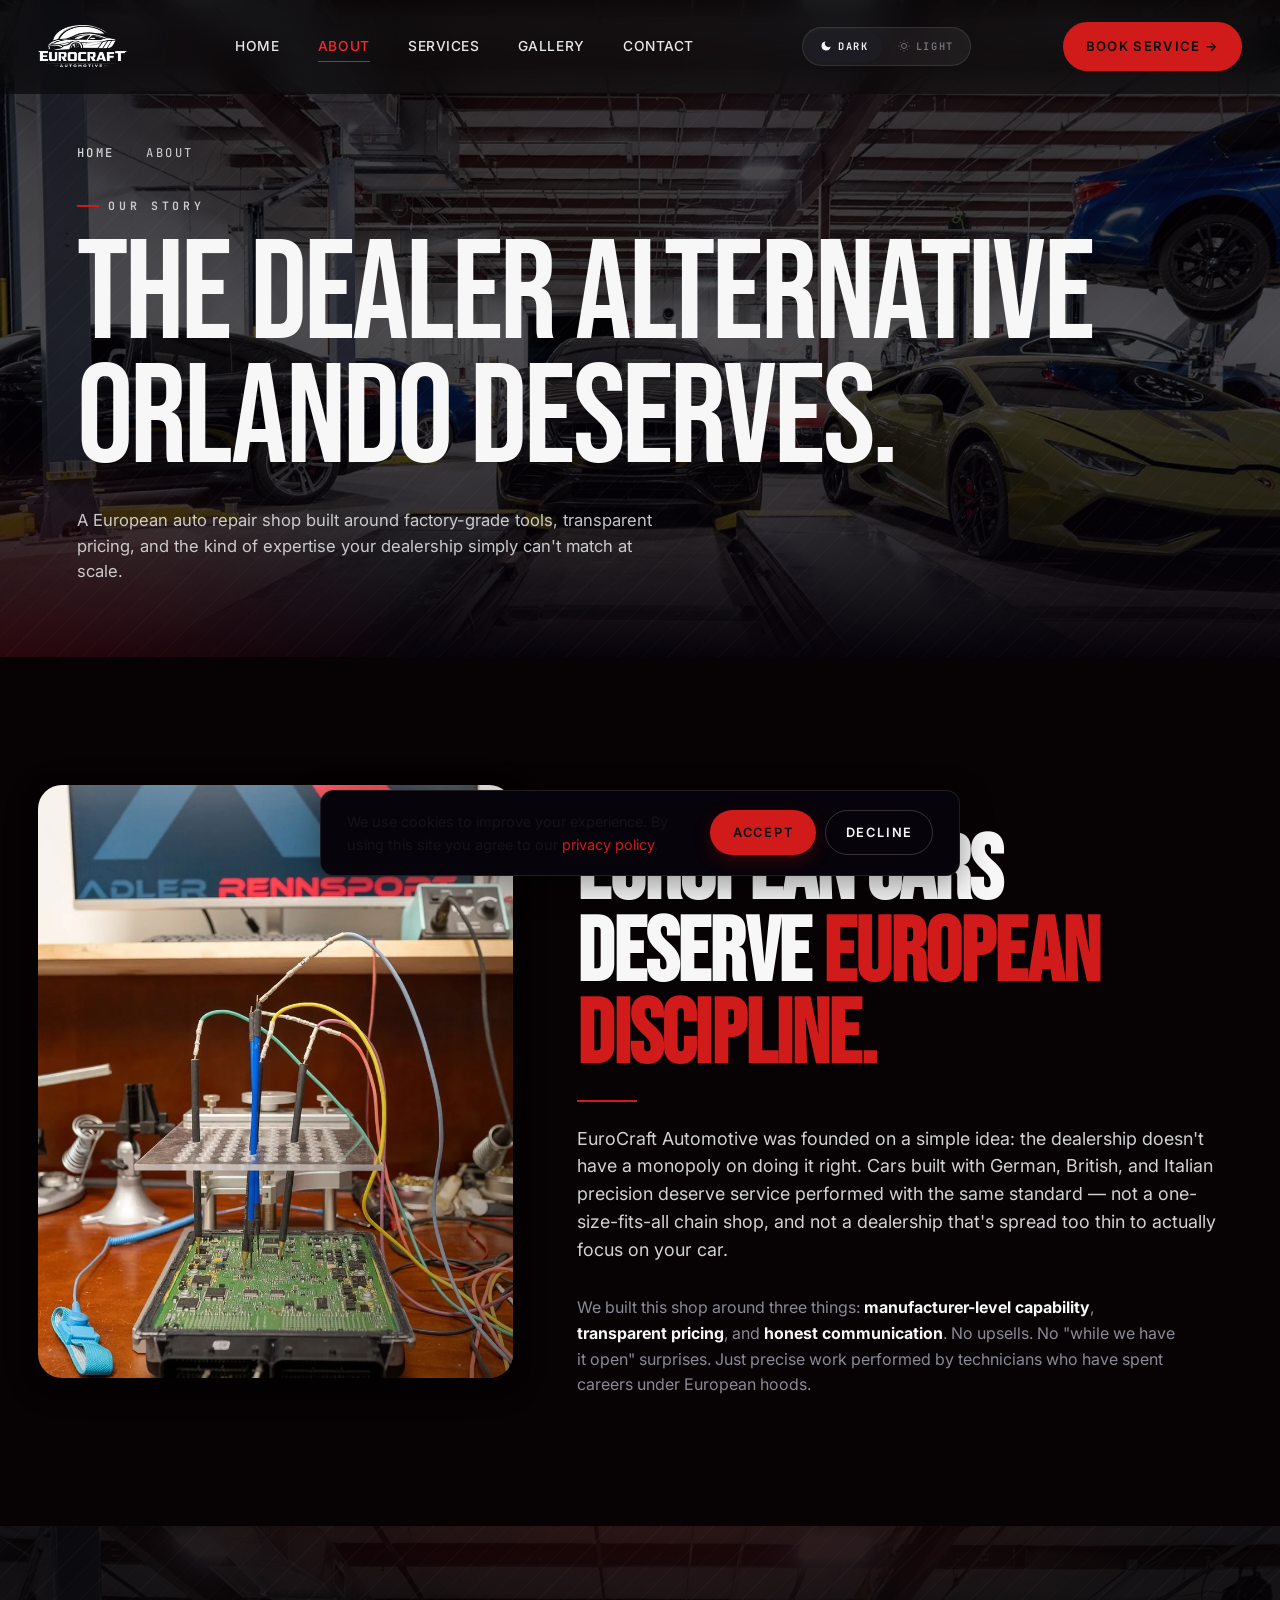
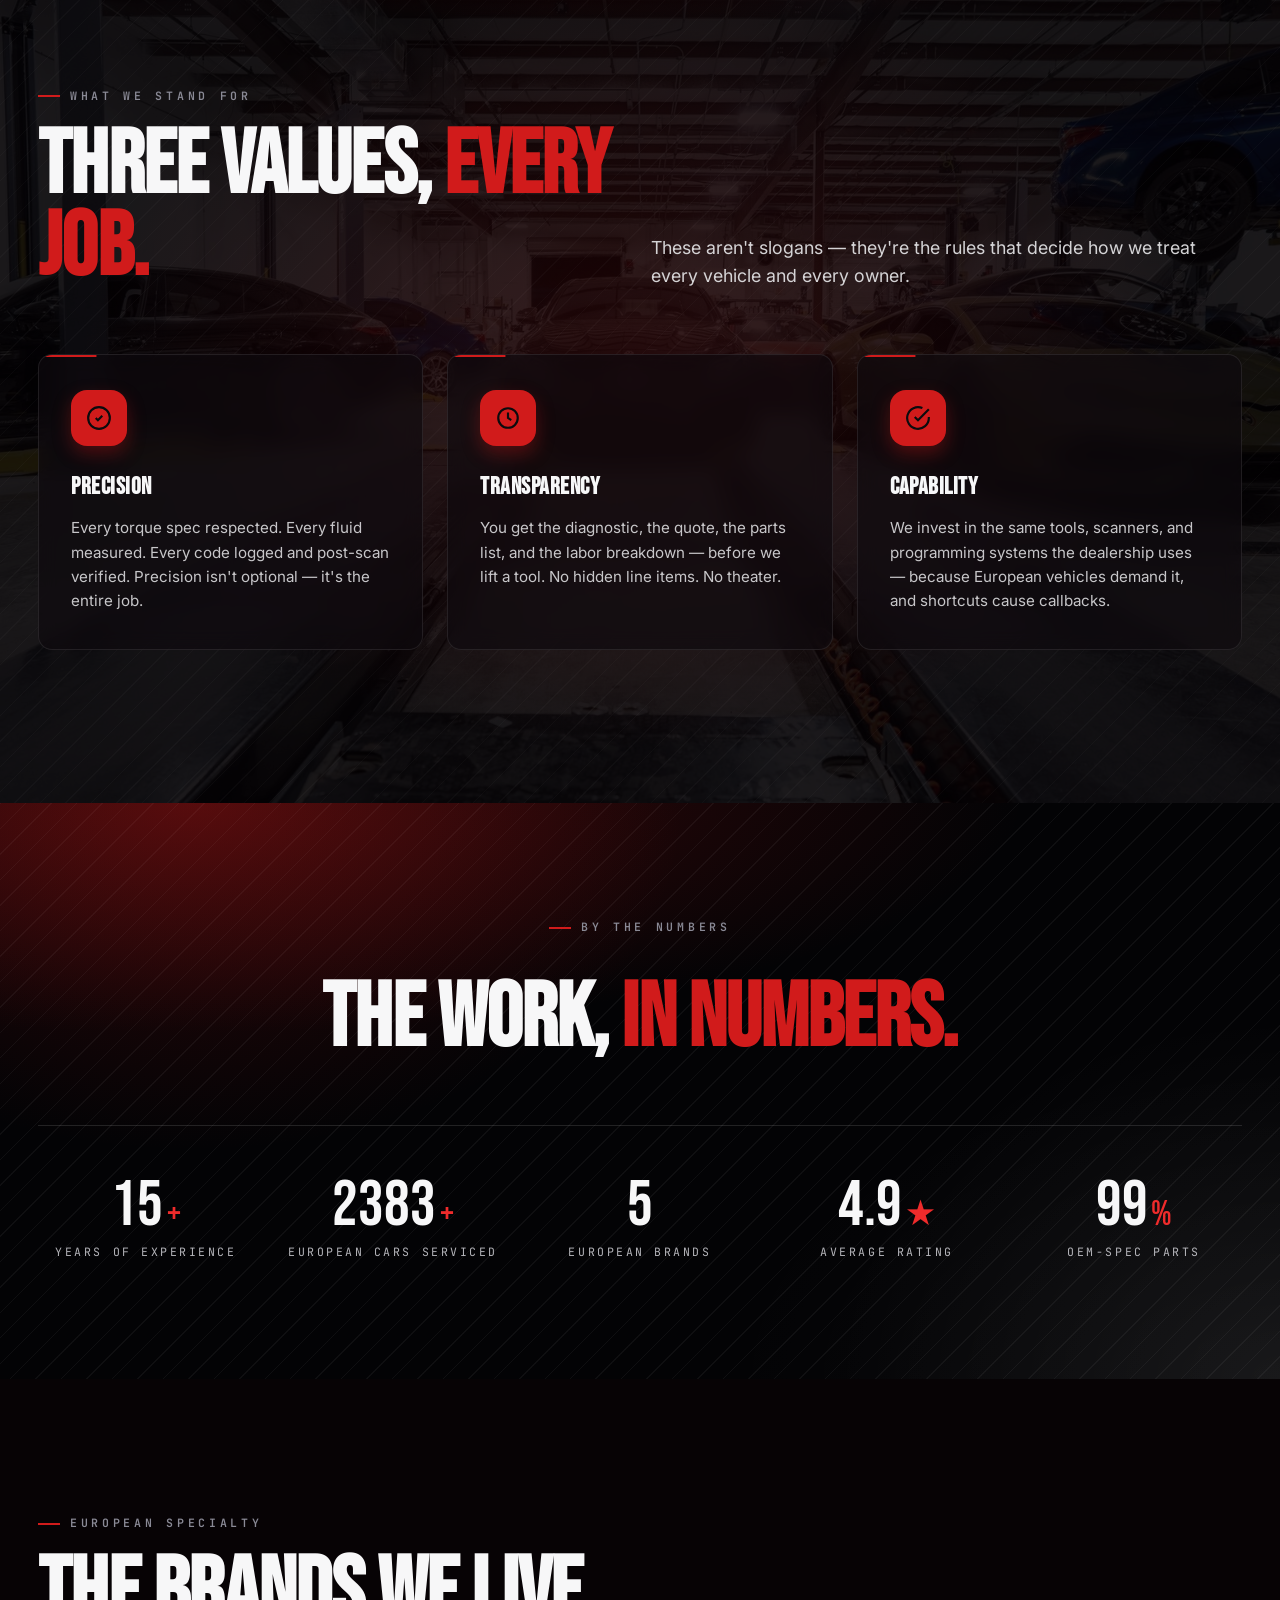
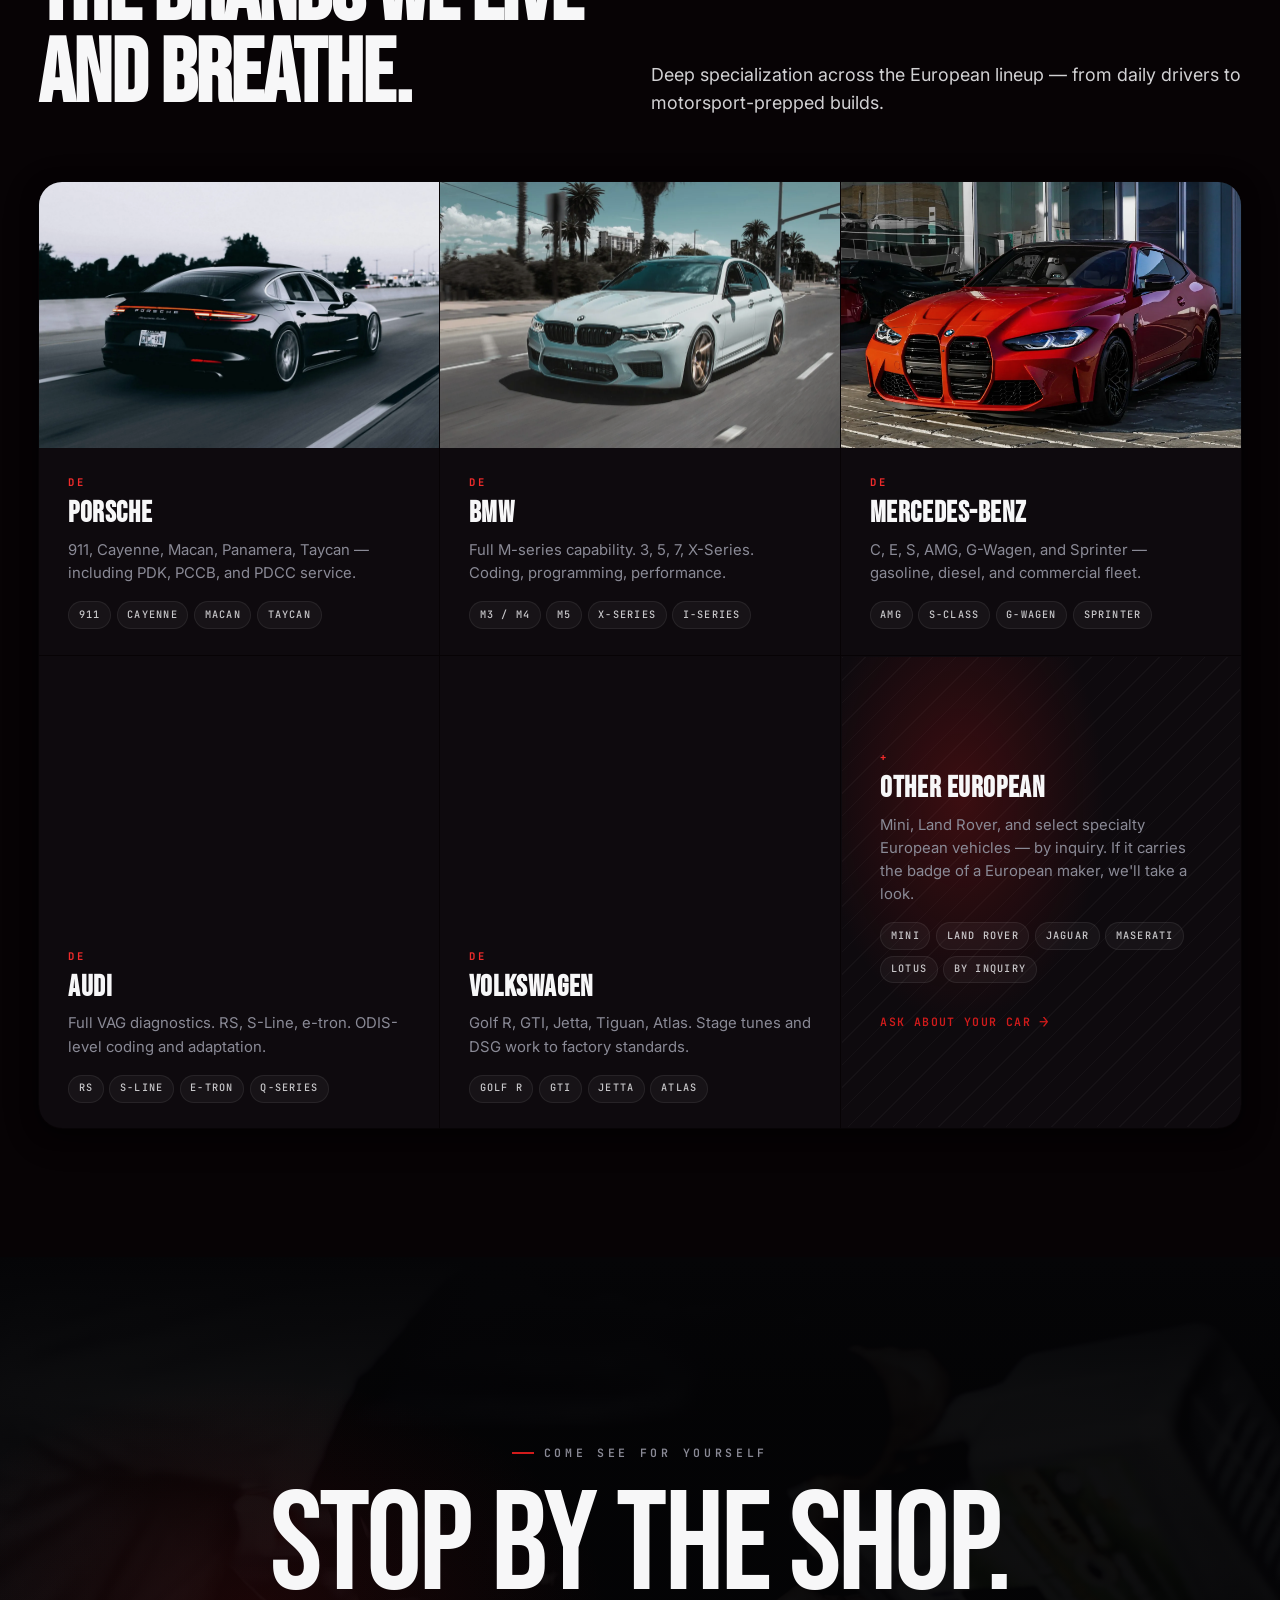
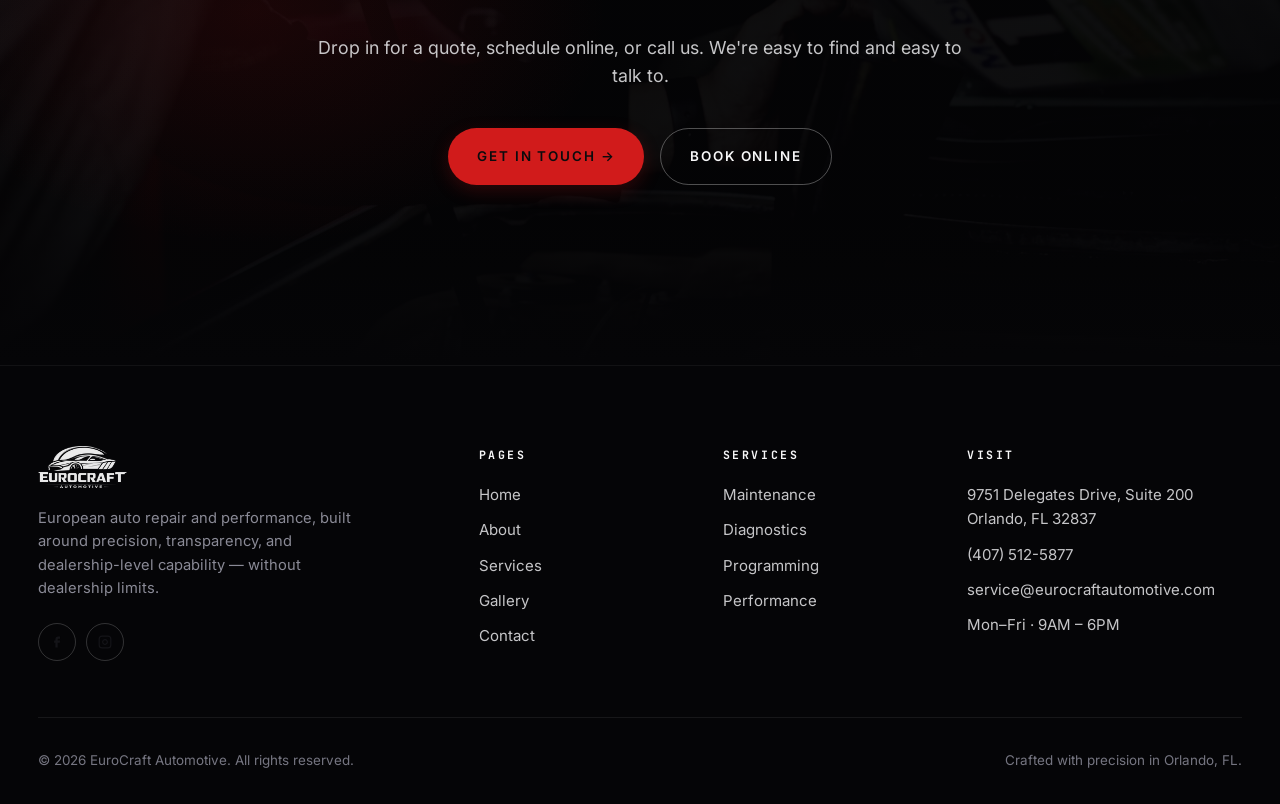
<file: about.html>
<!doctype html>
<html lang="en">
<head>
<meta charset="utf-8">
<meta name="viewport" content="width=device-width,initial-scale=1">
<meta name="theme-color" content="#f7f5f1">
<title>About EuroCraft Automotive — Dealer Alternative for European Vehicles</title>
<meta name="description" content="An Orlando European auto repair shop with factory-trained technicians, manufacturer-level tools, and transparent service. Built without dealership limits.">
  <!-- Theme: set before paint to prevent flash -->
  <script>
    (function(){
      var t = localStorage.getItem('ec_theme') || 'dark';
      document.documentElement.setAttribute('data-theme', t);
    })();
  </script>
<link rel="preconnect" href="https://fonts.googleapis.com">
<link rel="preconnect" href="https://fonts.gstatic.com" crossorigin>
<link rel="preload" as="style" onload="this.onload=null;this.rel='stylesheet'" href="https://fonts.googleapis.com/css2?family=Bebas+Neue&family=Inter:wght@400;500;600;700&family=JetBrains+Mono:wght@400;500&display=swap">
  <noscript><link rel="stylesheet" href="https://fonts.googleapis.com/css2?family=Bebas+Neue&family=Inter:wght@400;500;600;700&family=JetBrains+Mono:wght@400;500&display=swap"></noscript>
  <link rel="preload" as="image" href="images/webp/shop-1.webp" type="image/webp">
<link rel="icon" type="image/svg+xml" href="assets/favicon.svg">
<link rel="canonical" href="https://www.eurocraftautomotive.com/about.html">
<link rel="stylesheet" href="css/style.css?v=1778980225">

  <meta property="og:title" content="About EuroCraft Automotive — The Dealer Alternative Orlando Deserves">
  <meta property="og:description" content="Factory-trained technicians, manufacturer-level tools, transparent pricing. Not a quick-lube. Not a chain. The dealer alternative Orlando deserves.">
  <meta property="og:url" content="https://www.eurocraftautomotive.com/about.html">
  <meta name="twitter:title" content="About EuroCraft Automotive — The Dealer Alternative Orlando Deserves">
  <meta name="twitter:description" content="Factory-trained technicians, manufacturer-level tools, transparent pricing. Not a quick-lube. Not a chain. The dealer alternative Orlando deserves.">
  <!-- Open Graph -->
  <meta property="og:type" content="website">
  <meta property="og:site_name" content="EuroCraft Automotive">
  <meta property="og:image" content="https://eurocraftautomotive.com/assets/og-image.png">
  <meta property="og:locale" content="en_US">
  <!-- Twitter -->
  <meta name="twitter:card" content="summary_large_image">
  <meta name="twitter:image" content="https://eurocraftautomotive.com/assets/og-image.png">
  <!-- Local Business Schema -->
  <script type="application/ld+json">
  {
  "@context": "https://schema.org",
  "@type": "AutoRepair",
  "name": "EuroCraft Automotive",
  "description": "Dealer-level diagnostics, programming, and performance for Porsche, BMW, Mercedes-Benz, Audi, and Volkswagen in Orlando, FL.",
  "url": "https://www.eurocraftautomotive.com",
  "telephone": "+14075125877",
  "email": "service@eurocraftautomotive.com",
  "address": {
    "@type": "PostalAddress",
    "streetAddress": "9751 Delegates Drive, Suite 200",
    "addressLocality": "Orlando",
    "addressRegion": "FL",
    "postalCode": "32837",
    "addressCountry": "US"
  },
  "geo": {
    "@type": "GeoCoordinates",
    "latitude": 28.4214,
    "longitude": -81.3977
  },
  "openingHoursSpecification": [
    {
      "@type": "OpeningHoursSpecification",
      "dayOfWeek": [
        "Monday",
        "Tuesday",
        "Wednesday",
        "Thursday",
        "Friday"
      ],
      "opens": "09:00",
      "closes": "18:00"
    }
  ],
  "priceRange": "$$",
  "currenciesAccepted": "USD",
  "paymentAccepted": "Cash, Credit Card",
  "areaServed": "Orlando, FL",
  "knowsAbout": [
    "Porsche",
    "BMW",
    "Mercedes-Benz",
    "Audi",
    "Volkswagen",
    "European auto repair",
    "ECU tuning",
    "diagnostics",
    "programming"
  ],
  "image": "https://eurocraftautomotive.com/assets/og-image.png",
  "logo": {
    "@type": "ImageObject",
    "url": "https://eurocraftautomotive.com/assets/logo-real.png"
  },
  "sameAs": [
    "https://www.facebook.com/eurocraftautomotivefl",
    "https://www.instagram.com/eurocraftautomotive"
  ],
  "hasMap": "https://maps.google.com/?q=EuroCraft+Automotive+9751+Delegates+Drive+Orlando+FL",
  "aggregateRating": {
    "@type": "AggregateRating",
    "ratingValue": "5",
    "reviewCount": "47",
    "bestRating": "5"
  }
}
  </script>
  <!-- Google Analytics GA4 — replace G-XXXXXXXXXX with your measurement ID -->
  <script async src="https://www.googletagmanager.com/gtag/js?id=G-XXXXXXXXXX"></script>
  <script>
    window.dataLayer = window.dataLayer || [];
    function gtag(){dataLayer.push(arguments);}
    gtag('js', new Date());
    gtag('config', 'G-XXXXXXXXXX');
  </script>
  <!-- HubSpot Tracking -->
  <script type="text/javascript" id="hs-script-loader" async defer src="//js.hs-scripts.com/XXXXXXXX.js"></script>
</head>
<body>

<div class="loader">
  <div class="loader-inner">
    <div class="loader-text">EUROCRAFT</div>
    <div class="loader-bar"></div>
  </div>
</div>

<div class="cursor"></div>

<header class="nav">
  <a class="brand" href="index.html" aria-label="EuroCraft Automotive">
    <img src="assets/logo-real.png" alt="EuroCraft Automotive" class="brand-logo" width="169" height="80" loading="eager">
  </a>
  <nav class="nav-links" aria-label="Primary">
    <a href="index.html">Home</a>
    <a class="active" href="about.html">About</a>
    <a href="services.html">Services</a>
    <a href="gallery.html">Gallery</a>
    <a href="contact.html">Contact</a>
  </nav>
  <div class="theme-toggle" id="theme-toggle" role="group" aria-label="Color theme">
    <button class="theme-toggle-btn" id="btn-dark" aria-pressed="true">
      <svg width="12" height="12" viewBox="0 0 24 24" fill="currentColor"><path d="M21 12.79A9 9 0 1 1 11.21 3 7 7 0 0 0 21 12.79z"/></svg>
      Dark
    </button>
    <button class="theme-toggle-btn" id="btn-light" aria-pressed="false">
      <svg width="12" height="12" viewBox="0 0 24 24" fill="none" stroke="currentColor" stroke-width="2"><circle cx="12" cy="12" r="5"/><path d="M12 1v2M12 21v2M4.22 4.22l1.42 1.42M18.36 18.36l1.42 1.42M1 12h2M21 12h2M4.22 19.78l1.42-1.42M18.36 5.64l1.42-1.42"/></svg>
      Light
    </button>
  </div>
  <a class="nav-cta" href="booking.html" data-magnetic><span>Book Service →</span></a>
  <button class="nav-toggle" aria-label="Toggle menu"><span></span></button>
</header>
<div class="mobile-menu" aria-hidden="true">
  <ul>
    <li><a href="index.html">Home</a></li>
    <li><a href="about.html">About</a></li>
    <li><a href="services.html">Services</a></li>
    <li><a href="gallery.html">Gallery</a></li>
    <li><a href="contact.html">Contact</a></li>
    <li><a href="booking.html" style="color: var(--red);">Book →</a></li>
    <li class="mobile-theme-toggle">
      <div class="theme-toggle" id="theme-toggle-mobile" role="group" aria-label="Color theme">
        <button class="theme-toggle-btn" id="btn-dark-m" aria-pressed="true">
          <svg width="12" height="12" viewBox="0 0 24 24" fill="currentColor"><path d="M21 12.79A9 9 0 1 1 11.21 3 7 7 0 0 0 21 12.79z"/></svg>
          Dark
        </button>
        <button class="theme-toggle-btn" id="btn-light-m" aria-pressed="false">
          <svg width="12" height="12" viewBox="0 0 24 24" fill="none" stroke="currentColor" stroke-width="2"><circle cx="12" cy="12" r="5"/><path d="M12 1v2M12 21v2M4.22 4.22l1.42 1.42M18.36 18.36l1.42 1.42M1 12h2M21 12h2M4.22 19.78l1.42-1.42M18.36 5.64l1.42-1.42"/></svg>
          Light
        </button>
      </div>
    </li>
  </ul>
</div>

<!-- PAGE HERO -->
<main id="main-content">
<section class="page-hero">
  <div class="page-hero-bg"><picture><source srcset="images/webp/shop-1.webp" type="image/webp"><img src="images/shop-1.jpg" alt=""></picture></div>
  <div class="container">
    <div class="breadcrumb"><a href="index.html">Home</a><span class="sep">/</span><span>About</span></div>
    <div class="eyebrow mb-2">Our Story</div>
    <h1 class="display-1">The dealer alternative<br>Orlando deserves.</h1>
    <p class="page-hero-sub">A European auto repair shop built around factory-grade tools, transparent pricing, and the kind of expertise your dealership simply can't match at scale.</p>
  </div>
</section>

<!-- INTRO -->
<section class="section">
  <div class="container split split-5-7">
    <div class="reveal-x">
      <div class="about-img">
        <picture><source srcset="images/webp/shop-5.webp" type="image/webp"><img loading="lazy" src="images/shop-5.jpg" alt="Our workshop"></picture>
      </div>
    </div>
    <div class="reveal">
      <div class="eyebrow mb-2">Who We Are</div>
      <h2 class="display-2">European cars deserve <span class="red">European discipline.</span></h2>
      <div class="divider"></div>
      <p class="lead mb-3">
        EuroCraft Automotive was founded on a simple idea: the dealership doesn't have a monopoly on doing it right.
        Cars built with German, British, and Italian precision deserve service performed with the same standard —
        not a one-size-fits-all chain shop, and not a dealership that's spread too thin to actually focus on your car.
      </p>
      <p style="color: var(--graphite); max-width: 60ch;">
        We built this shop around three things: <strong style="color: var(--jet);">manufacturer-level capability</strong>,
        <strong style="color: var(--jet);">transparent pricing</strong>, and
        <strong style="color: var(--jet);">honest communication</strong>. No upsells. No "while we have it open" surprises.
        Just precise work performed by technicians who have spent careers under European hoods.
      </p>
    </div>
  </div>
</section>

<!-- VALUES — dark image-backed -->
<section class="why-section">
  <div class="why-bg"></div>
  <div class="container">
    <div class="section-head row">
      <div class="reveal">
        <div class="eyebrow mb-2">What We Stand For</div>
        <h2 class="display-2">Three values, <span class="red">every job.</span></h2>
      </div>
      <p class="lead reveal">
        These aren't slogans — they're the rules that decide how we treat every vehicle and every owner.
      </p>
    </div>

    <div class="why-grid reveal">
      <div class="why-card">
        <div class="icon">
          <svg width="26" height="26" viewBox="0 0 24 24" fill="none" stroke="currentColor" stroke-width="2"><path d="M9 12l2 2 4-4M12 2a10 10 0 1 0 10 10A10 10 0 0 0 12 2z"/></svg>
        </div>
        <h3>Precision</h3>
        <p>Every torque spec respected. Every fluid measured. Every code logged and post-scan verified. Precision isn't optional — it's the entire job.</p>
      </div>
      <div class="why-card">
        <div class="icon">
          <svg width="26" height="26" viewBox="0 0 24 24" fill="none" stroke="currentColor" stroke-width="2"><circle cx="12" cy="12" r="9"/><path d="M12 7v5l3 2"/></svg>
        </div>
        <h3>Transparency</h3>
        <p>You get the diagnostic, the quote, the parts list, and the labor breakdown — before we lift a tool. No hidden line items. No theater.</p>
      </div>
      <div class="why-card">
        <div class="icon">
          <svg width="26" height="26" viewBox="0 0 24 24" fill="none" stroke="currentColor" stroke-width="2"><path d="M22 11.08V12a10 10 0 1 1-5.93-9.14"/><polyline points="22 4 12 14.01 9 11.01"/></svg>
        </div>
        <h3>Capability</h3>
        <p>We invest in the same tools, scanners, and programming systems the dealership uses — because European vehicles demand it, and shortcuts cause callbacks.</p>
      </div>
    </div>
  </div>
</section>

<!-- STATS — dark band -->
<section class="stats-band">
  <div class="container">
    <div class="section-head text-center reveal" style="text-align: center; max-width: 800px; margin: 0 auto 4rem;">
      <div class="eyebrow" style="justify-content: center;">By The Numbers</div>
      <h2 class="display-2 mt-2">The work, <span class="red">in numbers.</span></h2>
    </div>
    <div class="stats" style="margin-top: 0; padding-top: 3rem;">
      <div class="stat reveal text-center">
        <span class="num" style="justify-content: center;"><span data-counter="15">15</span><em>+</em></span>
        <span class="label">Years of Experience</span>
      </div>
      <div class="stat reveal text-center">
        <span class="num" style="justify-content: center;"><span data-counter="2400">2400</span><em>+</em></span>
        <span class="label">European Cars Serviced</span>
      </div>
      <div class="stat reveal text-center">
        <span class="num" style="justify-content: center;"><span data-counter="5">5</span></span>
        <span class="label">European Brands</span>
      </div>
      <div class="stat reveal text-center">
        <span class="num" style="justify-content: center;"><span data-counter="4.9">4.9</span><em>★</em></span>
        <span class="label">Average Rating</span>
      </div>
      <div class="stat reveal text-center">
        <span class="num" style="justify-content: center;"><span data-counter="100">100</span><em>%</em></span>
        <span class="label">OEM-Spec Parts</span>
      </div>
    </div>
  </div>
</section>

<!-- BRANDS WE SERVICE -->
<section class="section">
  <div class="container">
    <div class="section-head row">
      <div class="reveal">
        <div class="eyebrow mb-2">European Specialty</div>
        <h2 class="display-2">The brands we live and breathe.</h2>
      </div>
      <p class="lead reveal">
        Deep specialization across the European lineup — from daily drivers to motorsport-prepped builds.
      </p>
    </div>

    <div class="brands-grid reveal">
      <div class="brand-card">
        <div class="brand-card-img"><picture><source srcset="images/webp/porsche.webp" type="image/webp"><img src="images/porsche.jpg" alt="Porsche service" loading="lazy"></picture></div>
        <div class="brand-card-body">
          <span class="brand-card-cc">DE</span>
          <h3>Porsche</h3>
          <p>911, Cayenne, Macan, Panamera, Taycan — including PDK, PCCB, and PDCC service.</p>
          <ul><li>911</li><li>Cayenne</li><li>Macan</li><li>Taycan</li></ul>
        </div>
      </div>
      <div class="brand-card">
        <div class="brand-card-img"><picture><source srcset="images/webp/bmw.webp" type="image/webp"><img src="images/bmw.jpg" alt="BMW service" loading="lazy"></picture></div>
        <div class="brand-card-body">
          <span class="brand-card-cc">DE</span>
          <h3>BMW</h3>
          <p>Full M-series capability. 3, 5, 7, X-Series. Coding, programming, performance.</p>
          <ul><li>M3 / M4</li><li>M5</li><li>X-Series</li><li>i-Series</li></ul>
        </div>
      </div>
      <div class="brand-card">
        <div class="brand-card-img"><picture><source srcset="images/webp/mercedes.webp" type="image/webp"><img src="images/mercedes.jpg" alt="Mercedes-Benz service" loading="lazy"></picture></div>
        <div class="brand-card-body">
          <span class="brand-card-cc">DE</span>
          <h3>Mercedes-Benz</h3>
          <p>C, E, S, AMG, G-Wagen, and Sprinter — gasoline, diesel, and commercial fleet.</p>
          <ul><li>AMG</li><li>S-Class</li><li>G-Wagen</li><li>Sprinter</li></ul>
        </div>
      </div>
      <div class="brand-card">
        <div class="brand-card-img"><picture><source srcset="images/webp/audi.webp" type="image/webp"><img src="images/audi.jpg" alt="Audi service" loading="lazy"></picture></div>
        <div class="brand-card-body">
          <span class="brand-card-cc">DE</span>
          <h3>Audi</h3>
          <p>Full VAG diagnostics. RS, S-Line, e-tron. ODIS-level coding and adaptation.</p>
          <ul><li>RS</li><li>S-Line</li><li>e-tron</li><li>Q-Series</li></ul>
        </div>
      </div>
      <div class="brand-card">
        <div class="brand-card-img"><picture><source srcset="images/webp/vw.webp" type="image/webp"><img src="images/vw.jpg" alt="Volkswagen service" loading="lazy"></picture></div>
        <div class="brand-card-body">
          <span class="brand-card-cc">DE</span>
          <h3>Volkswagen</h3>
          <p>Golf R, GTI, Jetta, Tiguan, Atlas. Stage tunes and DSG work to factory standards.</p>
          <ul><li>Golf R</li><li>GTI</li><li>Jetta</li><li>Atlas</li></ul>
        </div>
      </div>
      <div class="brand-card brand-card--more">
        <div class="brand-card-body">
          <span class="brand-card-cc">+</span>
          <h3>Other European</h3>
          <p>Mini, Land Rover, and select specialty European vehicles — by inquiry. If it carries the badge of a European maker, we'll take a look.</p>
          <ul><li>Mini</li><li>Land Rover</li><li>Jaguar</li><li>Maserati</li><li>Lotus</li><li>By inquiry</li></ul>
          <a class="brand-card-more" href="contact.html">Ask about your car <span class="arrow">→</span></a>
        </div>
      </div>
    </div>
  </div>
</section>

<!-- CTA -->
<section class="cta-section">
  <div class="cta-bg"><picture><source srcset="images/webp/cta-bg.webp" type="image/webp"><img loading="lazy" src="images/cta-bg.jpg" alt=""></picture></div>
  <div class="container cta-content reveal">
    <div class="eyebrow">Come See For Yourself</div>
    <h2 class="display-1">Stop by the shop.</h2>
    <p class="lead text-center">
      Drop in for a quote, schedule online, or call us. We're easy to find and easy to talk to.
    </p>
    <div class="cta-actions">
      <a class="btn btn-primary" href="contact.html" data-magnetic><span>Get in Touch <span class="arrow">→</span></span></a>
      <a class="btn btn-ghost" href="booking.html" data-magnetic><span>Book Online</span></a>
    </div>
  </div>
</section>

</main>
<footer class="footer">
  <div class="footer-grid">
    <div class="footer-brand">
      <a class="brand" href="index.html" aria-label="EuroCraft Automotive">
        <img src="assets/logo-real.png" alt="EuroCraft Automotive" class="brand-logo" width="169" height="80" loading="eager">
      </a>
      <p>European auto repair and performance, built around precision, transparency, and dealership-level capability — without dealership limits.</p>
      <div class="socials" style="margin-top: 1.4rem;">
        <a href="https://www.facebook.com/eurocraftautomotivefl" target="_blank" rel="noopener" aria-label="Facebook"><svg width="14" height="14" viewBox="0 0 24 24" fill="currentColor"><path d="M9.198 21.5h4v-8.01h3.604l.396-3.98h-4V7.5a1 1 0 0 1 1-1h3v-4h-3a5 5 0 0 0-5 5v2.01h-2l-.396 3.98h2.396z"/></svg></a>
        <a href="https://www.instagram.com/eurocraftautomotive" target="_blank" rel="noopener" aria-label="Instagram"><svg width="14" height="14" viewBox="0 0 24 24" fill="none" stroke="currentColor" stroke-width="2"><rect x="2" y="2" width="20" height="20" rx="5"/><path d="M16 11.37A4 4 0 1 1 12.63 8 4 4 0 0 1 16 11.37zM17.5 6.5h.01"/></svg></a>
      </div>
    </div>
    <div class="footer-col"><h4>Pages</h4><ul><li><a href="index.html">Home</a></li><li><a href="about.html">About</a></li><li><a href="services.html">Services</a></li><li><a href="gallery.html">Gallery</a></li><li><a href="contact.html">Contact</a></li></ul></div>
    <div class="footer-col"><h4>Services</h4><ul><li><a href="services.html#maintenance">Maintenance</a></li><li><a href="services.html#diagnostics">Diagnostics</a></li><li><a href="services.html#programming">Programming</a></li><li><a href="services.html#tuning">Performance</a></li></ul></div>
    <div class="footer-col"><h4>Visit</h4><ul><li>9751 Delegates Drive, Suite 200<br>Orlando, FL 32837</li><li><a href="tel:+14075125877">(407) 512-5877</a></li><li><a href="mailto:service@eurocraftautomotive.com">service@eurocraftautomotive.com</a></li><li>Mon–Fri · 9AM – 6PM</li></ul></div>
  </div>
  <div class="footer-bottom">
    <span>© 2026 EuroCraft Automotive. All rights reserved.</span>
    <span>Crafted with precision in Orlando, FL.</span>
  </div>
</footer>

<script src="js/main.js"></script>
  <script src="js/app.js" defer></script>
  <!-- HubSpot Forms -->
  <script charset="utf-8" type="text/javascript" src="//js.hsforms.net/forms/embed/v2.js"></script>
</body>
</html>
</file>
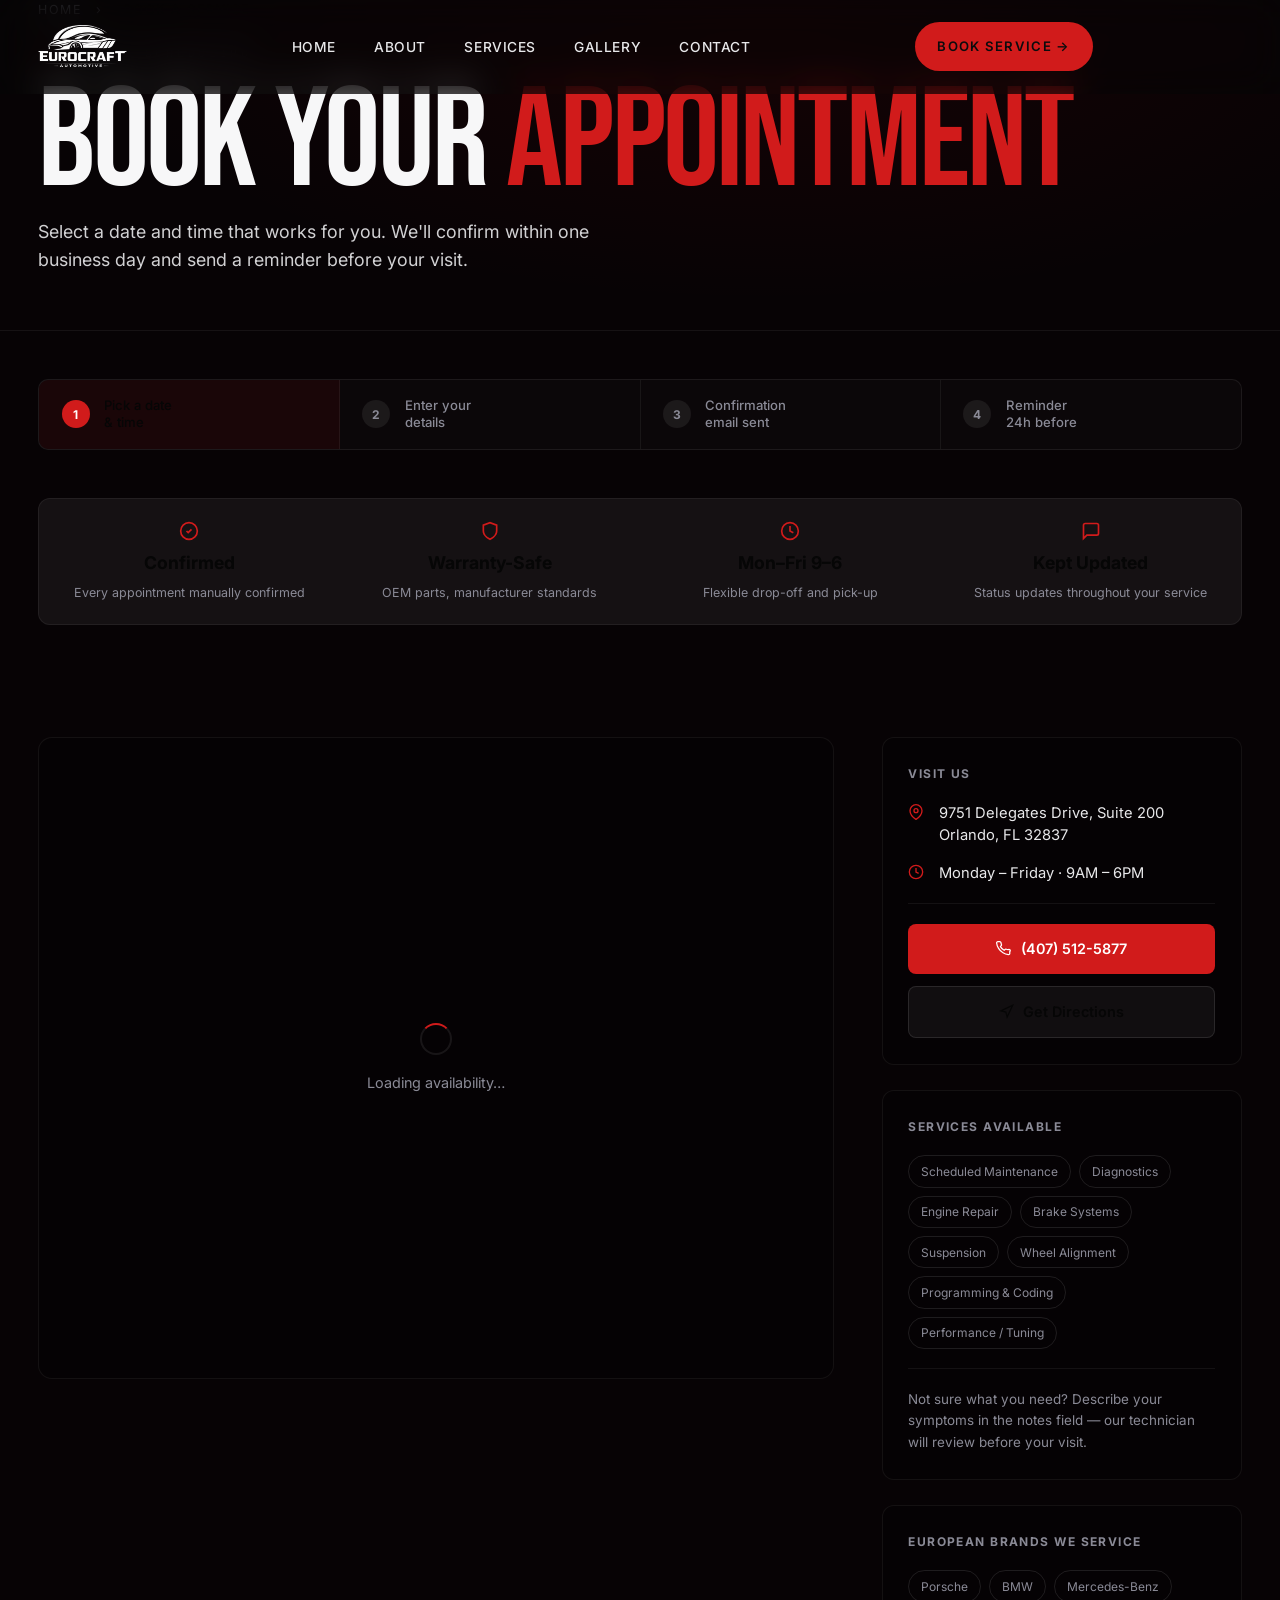
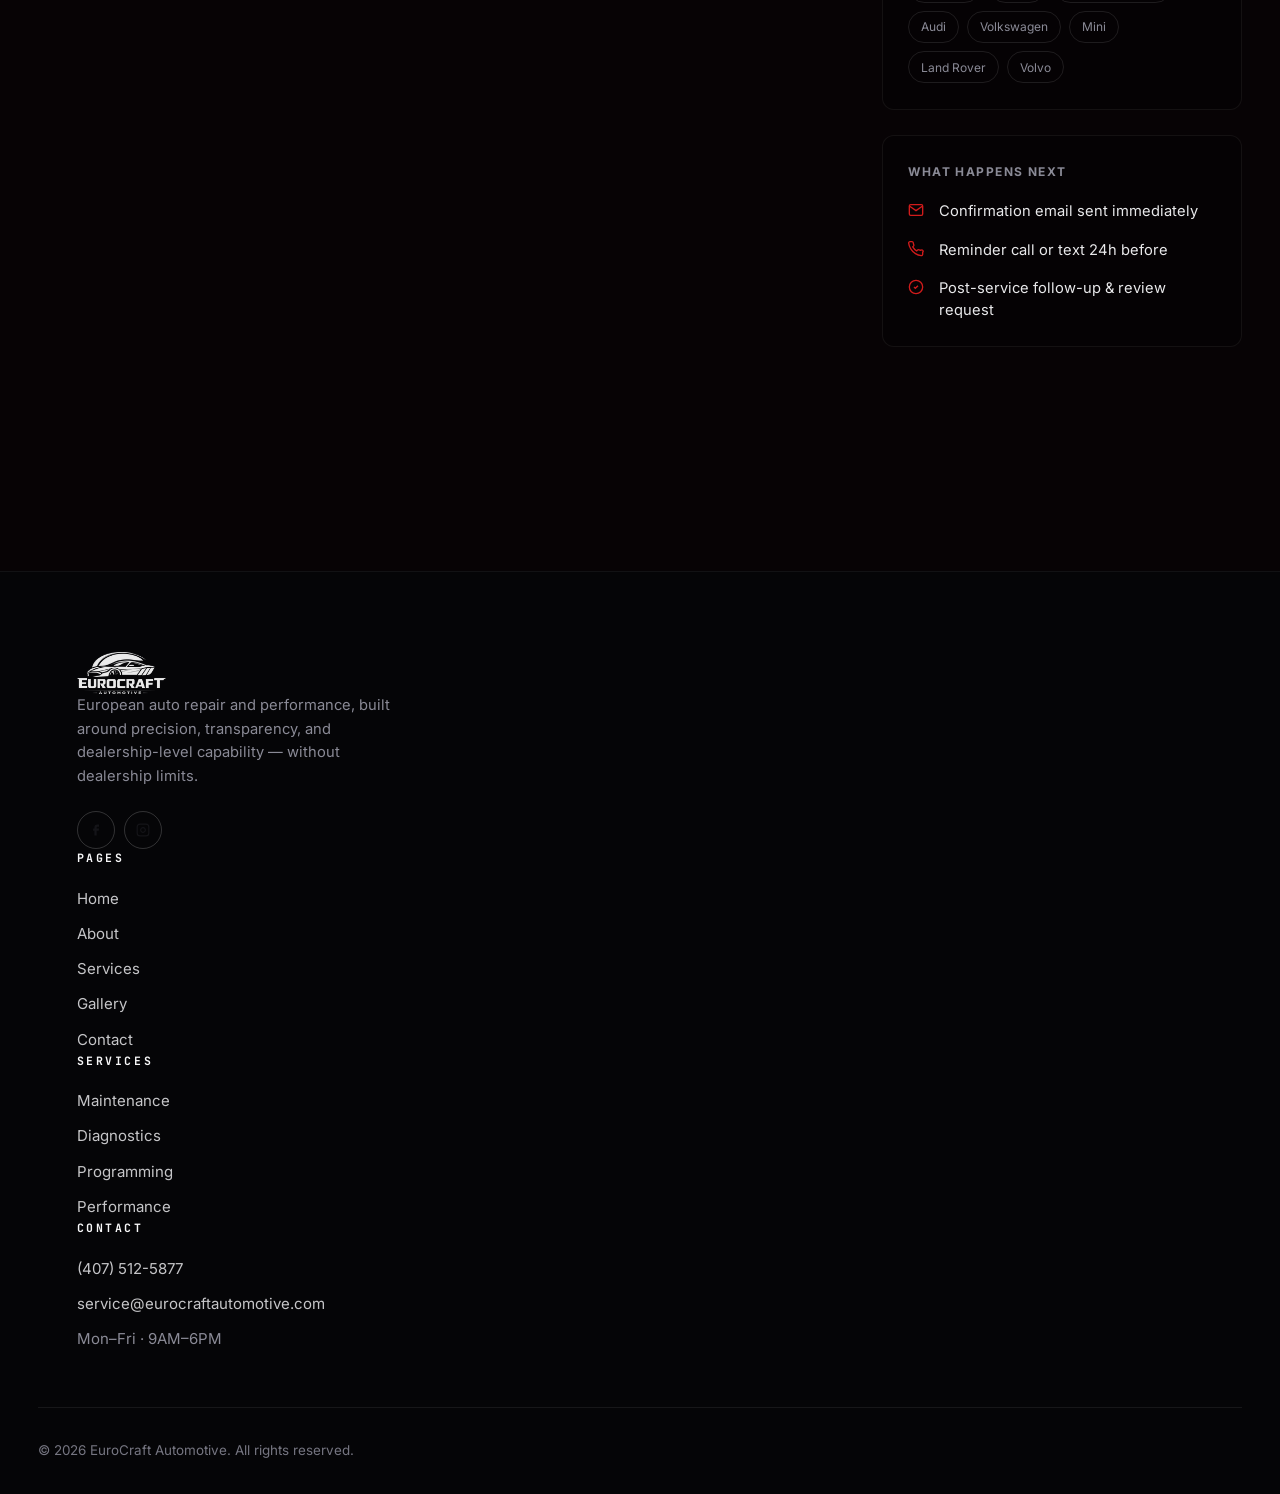
<file: booking.html>
<!DOCTYPE html>
<html lang="en" data-theme="dark">
<head>
  <meta charset="UTF-8">
  <meta name="viewport" content="width=device-width,initial-scale=1">
  <title>Book a Service — EuroCraft Automotive | Orlando, FL</title>
  <meta name="description" content="Book your European auto service appointment online. EuroCraft Automotive — dealer-level diagnostics, maintenance, and performance in Orlando, FL.">
  <meta name="robots" content="noindex">
  <link rel="canonical" href="https://www.eurocraftautomotive.com/booking.html">

  <!-- OG -->
  <meta property="og:title" content="Book a Service — EuroCraft Automotive">
  <meta property="og:description" content="Schedule your European auto service appointment online. Orlando's dealer alternative.">
  <meta property="og:url" content="https://www.eurocraftautomotive.com/booking.html">
  <meta property="og:type" content="website">
  <meta property="og:site_name" content="EuroCraft Automotive">
  <meta property="og:image" content="https://eurocraftautomotive.com/assets/og-image.png">

  <!-- Theme init (prevent flash) -->
  <script>
    var t = localStorage.getItem('ec_theme') || 'dark';
    document.documentElement.setAttribute('data-theme', t);
  </script>

  <!-- Fonts -->
  <link rel="preconnect" href="https://fonts.googleapis.com">
  <link rel="preconnect" href="https://fonts.gstatic.com" crossorigin>
  <link rel="preload" as="style" onload="this.onload=null;this.rel='stylesheet'" href="https://fonts.googleapis.com/css2?family=Bebas+Neue&family=Inter:wght@400;500;600;700&family=JetBrains+Mono:wght@400;500&display=swap">
  <noscript><link rel="stylesheet" href="https://fonts.googleapis.com/css2?family=Bebas+Neue&family=Inter:wght@400;500;600;700&family=JetBrains+Mono:wght@400;500&display=swap"></noscript>

  <link rel="stylesheet" href="css/style.css?v=booking1">

  <!-- HubSpot Tracking -->
  <script type="text/javascript" id="hs-script-loader" async defer src="//js.hs-scripts.com/XXXXXXXX.js"></script>

  <style>
    /* ── Booking page specific ── */
    .booking-hero {
      min-height: 28vh;
      display: flex;
      align-items: flex-end;
      padding-bottom: 3.5rem;
      position: relative;
      overflow: hidden;
      background: var(--base);
      border-bottom: 1px solid rgba(255,255,255,0.06);
    }
    .booking-hero::before {
      content: '';
      position: absolute;
      inset: 0;
      background: radial-gradient(ellipse at 60% 0%, rgba(200,0,0,0.08) 0%, transparent 65%);
      pointer-events: none;
    }
    .booking-hero .container { position: relative; z-index: 1; }
    .booking-crumb {
      font-size: 0.78rem;
      letter-spacing: 0.12em;
      text-transform: uppercase;
      color: var(--graphite);
      margin-bottom: 1rem;
    }
    .booking-crumb a { color: var(--graphite); text-decoration: none; }
    .booking-crumb a:hover { color: var(--red); }
    .booking-crumb span { margin: 0 0.5rem; }

    /* Steps bar */
    .booking-steps {
      display: flex;
      align-items: center;
      gap: 0;
      margin-bottom: 3rem;
      background: rgba(255,255,255,0.02);
      border: 1px solid rgba(255,255,255,0.07);
      border-radius: 10px;
      overflow: hidden;
    }
    .booking-step {
      flex: 1;
      padding: 1.1rem 1.4rem;
      display: flex;
      align-items: center;
      gap: 0.9rem;
      border-right: 1px solid rgba(255,255,255,0.06);
      transition: background 0.2s;
    }
    .booking-step:last-child { border-right: none; }
    .booking-step.active { background: rgba(200,0,0,0.08); }
    .booking-step.done { background: rgba(255,255,255,0.02); }
    .step-num {
      width: 28px; height: 28px;
      border-radius: 50%;
      display: flex; align-items: center; justify-content: center;
      font-size: 0.75rem; font-weight: 700;
      flex-shrink: 0;
      background: rgba(255,255,255,0.07);
      color: var(--graphite);
    }
    .booking-step.active .step-num { background: var(--red); color: #fff; }
    .booking-step.done .step-num { background: rgba(255,255,255,0.1); color: var(--ivory); }
    .step-label { font-size: 0.82rem; font-weight: 500; color: var(--graphite); line-height: 1.3; }
    .booking-step.active .step-label { color: var(--ivory); }

    /* Layout */
    .booking-layout {
      display: grid;
      grid-template-columns: 1fr 360px;
      gap: 3rem;
      align-items: flex-start;
      padding: 4rem 0 6rem;
    }

    /* Calendar embed */
    .booking-calendar-wrap {
      background: rgba(255,255,255,0.02);
      border: 1px solid rgba(255,255,255,0.07);
      border-radius: 14px;
      overflow: hidden;
      min-height: 640px;
      position: relative;
    }
    .booking-calendar-wrap .loading-state {
      position: absolute;
      inset: 0;
      display: flex;
      flex-direction: column;
      align-items: center;
      justify-content: center;
      gap: 1rem;
      color: var(--graphite);
      font-size: 0.9rem;
    }
    .loading-spinner {
      width: 32px; height: 32px;
      border: 2px solid rgba(255,255,255,0.08);
      border-top-color: var(--red);
      border-radius: 50%;
      animation: spin 0.8s linear infinite;
    }
    @keyframes spin { to { transform: rotate(360deg); } }

    /* HubSpot meetings embed */
    .meetings-iframe-container { min-height: 640px; }
    .meetings-iframe-container iframe {
      width: 100% !important;
      border: none !important;
      min-height: 640px;
      border-radius: 14px;
    }

    /* Sidebar */
    .booking-sidebar { display: flex; flex-direction: column; gap: 1.6rem; }

    .sidebar-card {
      background: rgba(255,255,255,0.02);
      border: 1px solid rgba(255,255,255,0.07);
      border-radius: 12px;
      padding: 1.6rem;
    }
    .sidebar-card h4 {
      font-size: 0.75rem;
      letter-spacing: 0.12em;
      text-transform: uppercase;
      color: var(--graphite);
      margin: 0 0 1.2rem;
    }
    .sidebar-item {
      display: flex;
      gap: 0.9rem;
      align-items: flex-start;
      margin-bottom: 1rem;
      font-size: 0.92rem;
      color: var(--ink);
      line-height: 1.5;
    }
    .sidebar-item:last-child { margin-bottom: 0; }
    .sidebar-item svg { flex-shrink: 0; margin-top: 2px; }

    .service-tags { display: flex; flex-wrap: wrap; gap: 0.5rem; margin-top: 0.8rem; }
    .service-tag {
      font-size: 0.75rem;
      padding: 0.35rem 0.75rem;
      border-radius: 20px;
      border: 1px solid rgba(255,255,255,0.1);
      color: var(--graphite);
      cursor: default;
    }

    .sidebar-divider { height: 1px; background: rgba(255,255,255,0.06); margin: 1.2rem 0; }

    .sidebar-cta {
      display: flex;
      flex-direction: column;
      gap: 0.75rem;
    }
    .sidebar-cta a {
      display: flex;
      align-items: center;
      justify-content: center;
      gap: 0.6rem;
      padding: 0.85rem 1.2rem;
      border-radius: 8px;
      font-size: 0.9rem;
      font-weight: 600;
      text-decoration: none;
      transition: opacity 0.2s;
    }
    .sidebar-cta a:hover { opacity: 0.85; }
    .sidebar-cta .cta-call {
      background: var(--red);
      color: #fff;
    }
    .sidebar-cta .cta-directions {
      background: rgba(255,255,255,0.05);
      border: 1px solid rgba(255,255,255,0.1);
      color: var(--ivory);
    }

    /* Trust row */
    .booking-trust {
      display: grid;
      grid-template-columns: repeat(4, 1fr);
      gap: 1px;
      background: rgba(255,255,255,0.06);
      border: 1px solid rgba(255,255,255,0.06);
      border-radius: 12px;
      overflow: hidden;
      margin-bottom: 3rem;
    }
    .trust-item {
      background: var(--base);
      padding: 1.4rem 1.2rem;
      display: flex;
      flex-direction: column;
      align-items: center;
      text-align: center;
      gap: 0.5rem;
    }
    .trust-item strong { font-size: 1.1rem; color: var(--ivory); }
    .trust-item span { font-size: 0.78rem; color: var(--graphite); line-height: 1.3; }

    /* Dark theme overrides */
    [data-theme="dark"] .booking-calendar-wrap,
    [data-theme="dark"] .sidebar-card {
      background: rgba(0,0,0,0.2);
      border-color: rgba(255,255,255,0.06);
    }

    /* Responsive */
    @media (max-width: 900px) {
      .booking-layout { grid-template-columns: 1fr; }
      .booking-sidebar { order: -1; }
      .booking-trust { grid-template-columns: repeat(2, 1fr); }
      .booking-steps { flex-direction: column; border-radius: 10px; }
      .booking-step { border-right: none; border-bottom: 1px solid rgba(255,255,255,0.06); }
      .booking-step:last-child { border-bottom: none; }
    }
    @media (max-width: 480px) {
      .booking-trust { grid-template-columns: 1fr 1fr; }
    }
  </style>
</head>
<body>

<!-- NAV -->
<nav class="nav" id="nav">
  <a href="index.html" class="brand" aria-label="EuroCraft Automotive home">
    <img src="assets/logo-real.png" alt="EuroCraft Automotive" class="brand-logo" width="169" height="80" loading="eager">
  </a>
  <ul class="nav-links">
    <li><a href="index.html">Home</a></li>
    <li><a href="about.html">About</a></li>
    <li><a href="services.html">Services</a></li>
    <li><a href="gallery.html">Gallery</a></li>
    <li><a href="contact.html">Contact</a></li>
  </ul>
  <a class="nav-cta active" href="booking.html" data-magnetic><span>Book Service →</span></a>
  <button class="hamburger" id="hamburger" aria-label="Open menu" aria-expanded="false">
    <span></span><span></span><span></span>
  </button>
</nav>

<!-- MOBILE NAV -->
<div class="mobile-menu" aria-hidden="true">
  <ul>
    <li><a href="index.html">Home</a></li>
    <li><a href="about.html">About</a></li>
    <li><a href="services.html">Services</a></li>
    <li><a href="gallery.html">Gallery</a></li>
    <li><a href="contact.html">Contact</a></li>
    <li><a href="booking.html" style="color: var(--red);">Book →</a></li>
  </ul>
</div>

<main id="main-content">

  <!-- HERO -->
  <section class="booking-hero">
    <div class="container">
      <div class="booking-crumb">
        <a href="index.html">Home</a>
        <span>›</span>
        <span style="color:var(--ivory);">Book a Service</span>
      </div>
      <div class="eyebrow mb-2">Online Scheduling</div>
      <h1 class="display-1">Book Your <span class="red">Appointment</span></h1>
      <p class="lead" style="max-width:52ch;margin-top:0.8rem;">
        Select a date and time that works for you. We'll confirm within one business day and send a reminder before your visit.
      </p>
    </div>
  </section>

  <section class="section" style="padding-top:3rem;">
    <div class="container">

      <!-- STEPS BAR -->
      <div class="booking-steps">
        <div class="booking-step active">
          <div class="step-num">1</div>
          <div class="step-label">Pick a date<br>& time</div>
        </div>
        <div class="booking-step">
          <div class="step-num">2</div>
          <div class="step-label">Enter your<br>details</div>
        </div>
        <div class="booking-step">
          <div class="step-num">3</div>
          <div class="step-label">Confirmation<br>email sent</div>
        </div>
        <div class="booking-step">
          <div class="step-num">4</div>
          <div class="step-label">Reminder<br>24h before</div>
        </div>
      </div>

      <!-- TRUST ROW -->
      <div class="booking-trust">
        <div class="trust-item">
          <svg width="20" height="20" viewBox="0 0 24 24" fill="none" stroke="var(--red)" stroke-width="2"><path d="M9 12l2 2 4-4M12 2a10 10 0 1 0 10 10A10 10 0 0 0 12 2z"/></svg>
          <strong>Confirmed</strong>
          <span>Every appointment manually confirmed</span>
        </div>
        <div class="trust-item">
          <svg width="20" height="20" viewBox="0 0 24 24" fill="none" stroke="var(--red)" stroke-width="2"><path d="M12 22s8-4 8-10V5l-8-3-8 3v7c0 6 8 10 8 10z"/></svg>
          <strong>Warranty-Safe</strong>
          <span>OEM parts, manufacturer standards</span>
        </div>
        <div class="trust-item">
          <svg width="20" height="20" viewBox="0 0 24 24" fill="none" stroke="var(--red)" stroke-width="2"><circle cx="12" cy="12" r="10"/><polyline points="12 6 12 12 16 14"/></svg>
          <strong>Mon–Fri 9–6</strong>
          <span>Flexible drop-off and pick-up</span>
        </div>
        <div class="trust-item">
          <svg width="20" height="20" viewBox="0 0 24 24" fill="none" stroke="var(--red)" stroke-width="2"><path d="M21 15a2 2 0 0 1-2 2H7l-4 4V5a2 2 0 0 1 2-2h14a2 2 0 0 1 2 2z"/></svg>
          <strong>Kept Updated</strong>
          <span>Status updates throughout your service</span>
        </div>
      </div>

      <!-- MAIN LAYOUT -->
      <div class="booking-layout">

        <!-- CALENDAR -->
        <div class="booking-calendar-wrap">
          <div class="loading-state" id="cal-loading">
            <div class="loading-spinner"></div>
            <span>Loading availability…</span>
          </div>
          <!-- HubSpot Meetings Embed -->
          <!-- REPLACE: data-src with your real meetings link after HubSpot setup -->
          <!-- Format: https://meetings.hubspot.com/YOUR-USERNAME?embed=true -->
          <div class="meetings-iframe-container"
               data-src="https://meetings.hubspot.com/XXXXXXXX?embed=true"
               id="hs-meetings-embed">
          </div>
        </div>

        <!-- SIDEBAR -->
        <aside class="booking-sidebar">

          <!-- Location & hours -->
          <div class="sidebar-card">
            <h4>Visit Us</h4>
            <div class="sidebar-item">
              <svg width="16" height="16" viewBox="0 0 24 24" fill="none" stroke="var(--red)" stroke-width="2"><path d="M21 10c0 7-9 13-9 13s-9-6-9-13a9 9 0 0 1 18 0z"/><circle cx="12" cy="10" r="3"/></svg>
              <span>9751 Delegates Drive, Suite 200<br>Orlando, FL 32837</span>
            </div>
            <div class="sidebar-item">
              <svg width="16" height="16" viewBox="0 0 24 24" fill="none" stroke="var(--red)" stroke-width="2"><circle cx="12" cy="12" r="10"/><polyline points="12 6 12 12 16 14"/></svg>
              <span>Monday – Friday · 9AM – 6PM</span>
            </div>
            <div class="sidebar-divider"></div>
            <div class="sidebar-cta">
              <a href="tel:+14075125877" class="cta-call">
                <svg width="15" height="15" viewBox="0 0 24 24" fill="none" stroke="currentColor" stroke-width="2"><path d="M22 16.92v3a2 2 0 0 1-2.18 2 19.79 19.79 0 0 1-8.63-3.07A19.5 19.5 0 0 1 4.11 11.9 19.79 19.79 0 0 1 1 3.26 2 2 0 0 1 2.96 1h3a2 2 0 0 1 2 1.72c.127.96.362 1.904.7 2.81a2 2 0 0 1-.45 2.11L7.09 8.91a16 16 0 0 0 5.99 6l1.27-1.27a2 2 0 0 1 2.11-.45c.907.34 1.85.573 2.81.7A2 2 0 0 1 22 16.92z"/></svg>
                (407) 512-5877
              </a>
              <a href="https://maps.google.com/?q=9751+Delegates+Drive+Suite+200+Orlando+FL+32837" target="_blank" rel="noopener" class="cta-directions">
                <svg width="15" height="15" viewBox="0 0 24 24" fill="none" stroke="currentColor" stroke-width="2"><polygon points="3 11 22 2 13 21 11 13 3 11"/></svg>
                Get Directions
              </a>
            </div>
          </div>

          <!-- Services we handle -->
          <div class="sidebar-card">
            <h4>Services Available</h4>
            <div class="service-tags">
              <span class="service-tag">Scheduled Maintenance</span>
              <span class="service-tag">Diagnostics</span>
              <span class="service-tag">Engine Repair</span>
              <span class="service-tag">Brake Systems</span>
              <span class="service-tag">Suspension</span>
              <span class="service-tag">Wheel Alignment</span>
              <span class="service-tag">Programming & Coding</span>
              <span class="service-tag">Performance / Tuning</span>
            </div>
            <div class="sidebar-divider"></div>
            <p style="font-size:0.84rem;color:var(--graphite);margin:0;line-height:1.6;">Not sure what you need? Describe your symptoms in the notes field — our technician will review before your visit.</p>
          </div>

          <!-- Brands -->
          <div class="sidebar-card">
            <h4>European Brands We Service</h4>
            <div class="service-tags">
              <span class="service-tag">Porsche</span>
              <span class="service-tag">BMW</span>
              <span class="service-tag">Mercedes-Benz</span>
              <span class="service-tag">Audi</span>
              <span class="service-tag">Volkswagen</span>
              <span class="service-tag">Mini</span>
              <span class="service-tag">Land Rover</span>
              <span class="service-tag">Volvo</span>
            </div>
          </div>

          <!-- What happens next -->
          <div class="sidebar-card">
            <h4>What Happens Next</h4>
            <div class="sidebar-item">
              <svg width="16" height="16" viewBox="0 0 24 24" fill="none" stroke="var(--red)" stroke-width="2"><path d="M4 4h16c1.1 0 2 .9 2 2v12c0 1.1-.9 2-2 2H4c-1.1 0-2-.9-2-2V6c0-1.1.9-2 2-2z"/><polyline points="22,6 12,13 2,6"/></svg>
              <span>Confirmation email sent immediately</span>
            </div>
            <div class="sidebar-item">
              <svg width="16" height="16" viewBox="0 0 24 24" fill="none" stroke="var(--red)" stroke-width="2"><path d="M22 16.92v3a2 2 0 0 1-2.18 2 19.79 19.79 0 0 1-8.63-3.07A19.5 19.5 0 0 1 4.11 11.9 19.79 19.79 0 0 1 1 3.26 2 2 0 0 1 2.96 1h3a2 2 0 0 1 2 1.72c.127.96.362 1.904.7 2.81a2 2 0 0 1-.45 2.11L7.09 8.91a16 16 0 0 0 5.99 6l1.27-1.27a2 2 0 0 1 2.11-.45c.907.34 1.85.573 2.81.7A2 2 0 0 1 22 16.92z"/></svg>
              <span>Reminder call or text 24h before</span>
            </div>
            <div class="sidebar-item">
              <svg width="16" height="16" viewBox="0 0 24 24" fill="none" stroke="var(--red)" stroke-width="2"><path d="M9 12l2 2 4-4M12 2a10 10 0 1 0 10 10A10 10 0 0 0 12 2z"/></svg>
              <span>Post-service follow-up & review request</span>
            </div>
          </div>

        </aside>
      </div>
    </div>
  </section>

</main>

<!-- FOOTER -->
<footer class="footer">
  <div class="container footer-inner">
    <div class="footer-brand">
      <a href="index.html"><img src="assets/logo-real.png" alt="EuroCraft Automotive" class="brand-logo" width="169" height="80" loading="lazy"></a>
      <p>European auto repair and performance, built around precision, transparency, and dealership-level capability — without dealership limits.</p>
      <div class="socials" style="margin-top: 1.4rem;">
        <a href="https://www.facebook.com/eurocraftautomotivefl" target="_blank" rel="noopener" aria-label="Facebook"><svg width="14" height="14" viewBox="0 0 24 24" fill="currentColor"><path d="M9.198 21.5h4v-8.01h3.604l.396-3.98h-4V7.5a1 1 0 0 1 1-1h3v-4h-3a5 5 0 0 0-5 5v2.01h-2l-.396 3.98h2.396z"/></svg></a>
        <a href="https://www.instagram.com/eurocraftautomotive" target="_blank" rel="noopener" aria-label="Instagram"><svg width="14" height="14" viewBox="0 0 24 24" fill="none" stroke="currentColor" stroke-width="2"><rect x="2" y="2" width="20" height="20" rx="5"/><path d="M16 11.37A4 4 0 1 1 12.63 8 4 4 0 0 1 16 11.37zM17.5 6.5h.01"/></svg></a>
      </div>
    </div>
    <div class="footer-col"><h4>Pages</h4><ul><li><a href="index.html">Home</a></li><li><a href="about.html">About</a></li><li><a href="services.html">Services</a></li><li><a href="gallery.html">Gallery</a></li><li><a href="contact.html">Contact</a></li></ul></div>
    <div class="footer-col"><h4>Services</h4><ul><li><a href="services.html#maintenance">Maintenance</a></li><li><a href="services.html#diagnostics">Diagnostics</a></li><li><a href="services.html#programming">Programming</a></li><li><a href="services.html#tuning">Performance</a></li></ul></div>
    <div class="footer-col">
      <h4>Contact</h4>
      <ul>
        <li><a href="tel:+14075125877">(407) 512-5877</a></li>
        <li><a href="mailto:service@eurocraftautomotive.com">service@eurocraftautomotive.com</a></li>
        <li style="color:var(--graphite)">Mon–Fri · 9AM–6PM</li>
      </ul>
    </div>
  </div>
  <div class="footer-bottom">
    <span>© 2026 EuroCraft Automotive. All rights reserved.</span>
  </div>
</footer>

<script src="js/main.js"></script>

<!-- HubSpot Meetings Embed Script -->
<script type="text/javascript" src="https://static.hsappstatic.net/MeetingsEmbed/ex/MeetingsEmbedCode.js"></script>

<!-- HubSpot Forms -->
<script charset="utf-8" type="text/javascript" src="//js.hsforms.net/forms/embed/v2.js"></script>

<script>
  // Hide loading spinner once iframe loads
  window.addEventListener('message', function(e) {
    if (e.data && e.data.meetingBookSucceeded) {
      // Meeting booked — update steps UI
      document.querySelectorAll('.booking-step').forEach(function(s, i) {
        s.classList.remove('active');
        if (i < 3) s.classList.add('done');
        if (i === 3) s.classList.add('active');
      });
    }
  });

  // Hide loading spinner after embed renders
  var calLoading = document.getElementById('cal-loading');
  var observer = new MutationObserver(function() {
    var iframe = document.querySelector('.meetings-iframe-container iframe');
    if (iframe) {
      calLoading.style.display = 'none';
      observer.disconnect();
    }
  });
  observer.observe(document.getElementById('hs-meetings-embed'), { childList: true, subtree: true });

  // Safety fallback — hide spinner after 4s regardless
  setTimeout(function() {
    if (calLoading) calLoading.style.display = 'none';
  }, 4000);
</script>

</body>
</html>
</file>
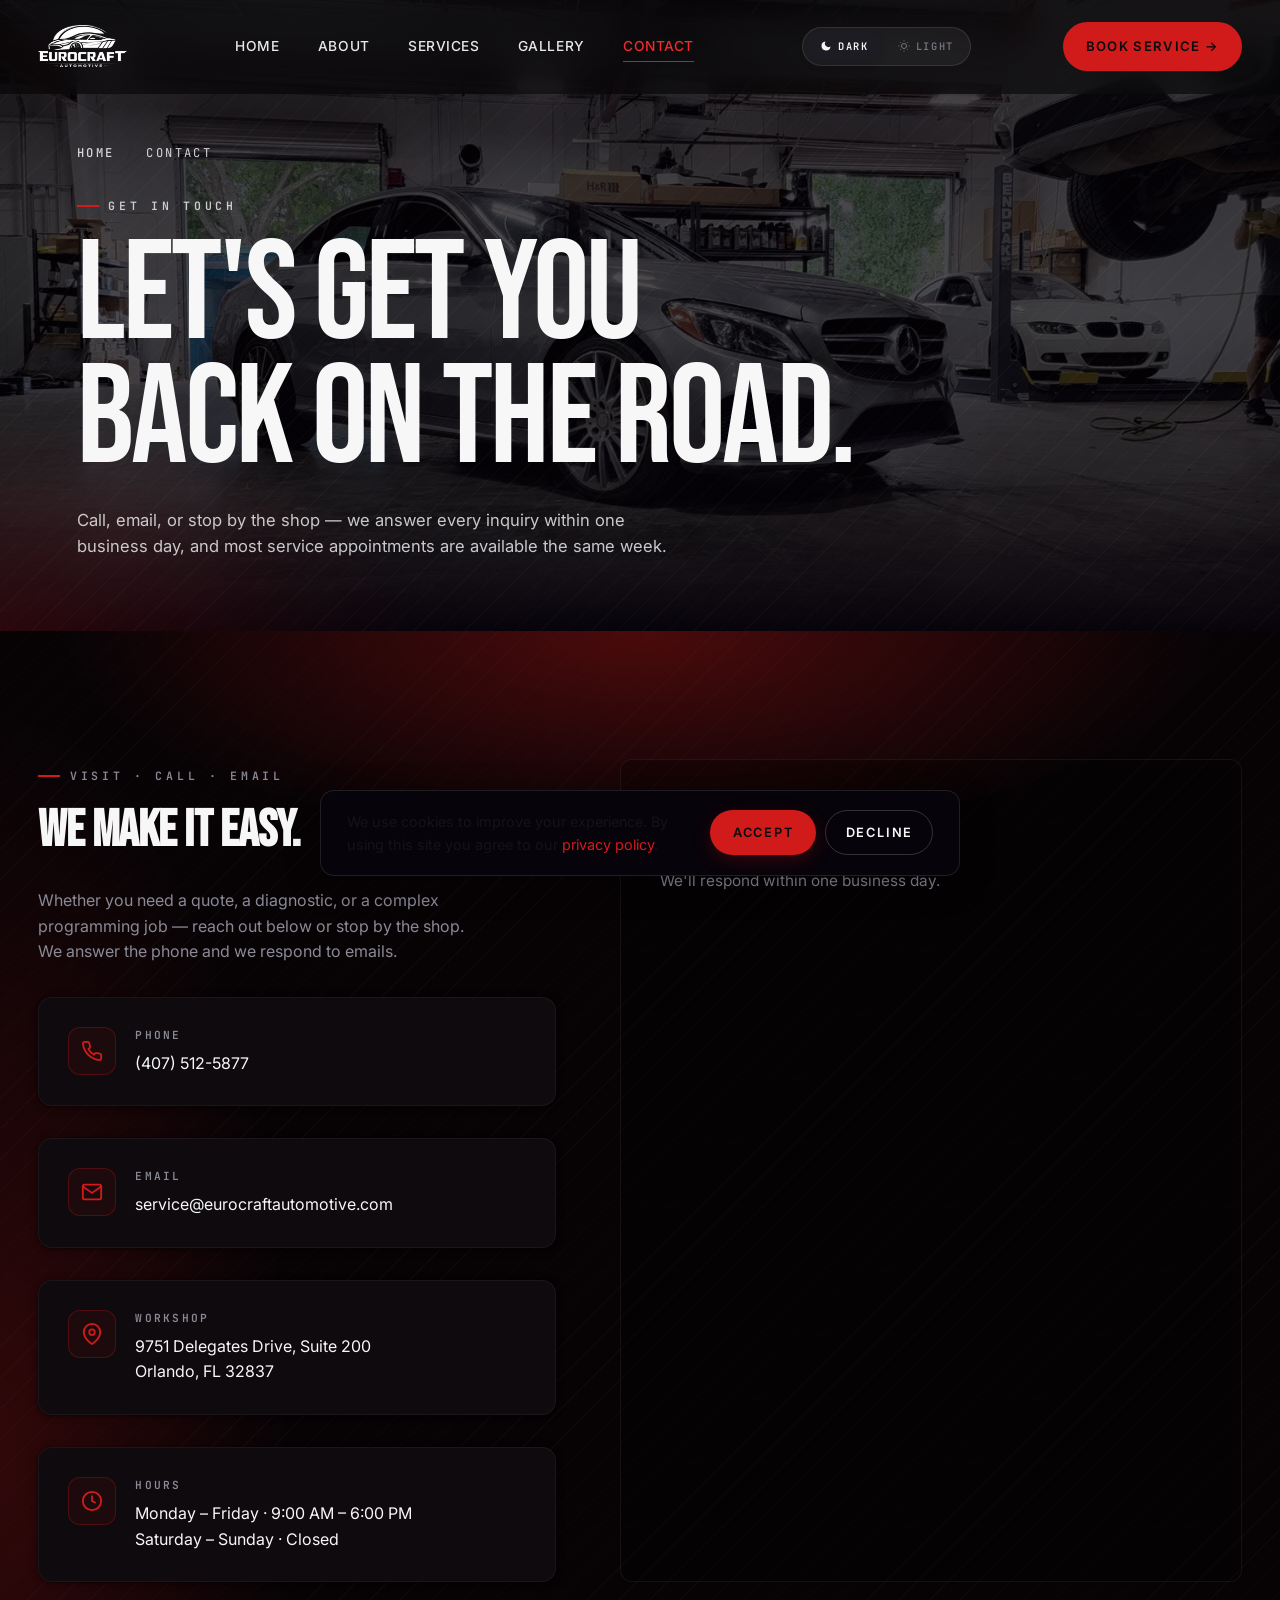
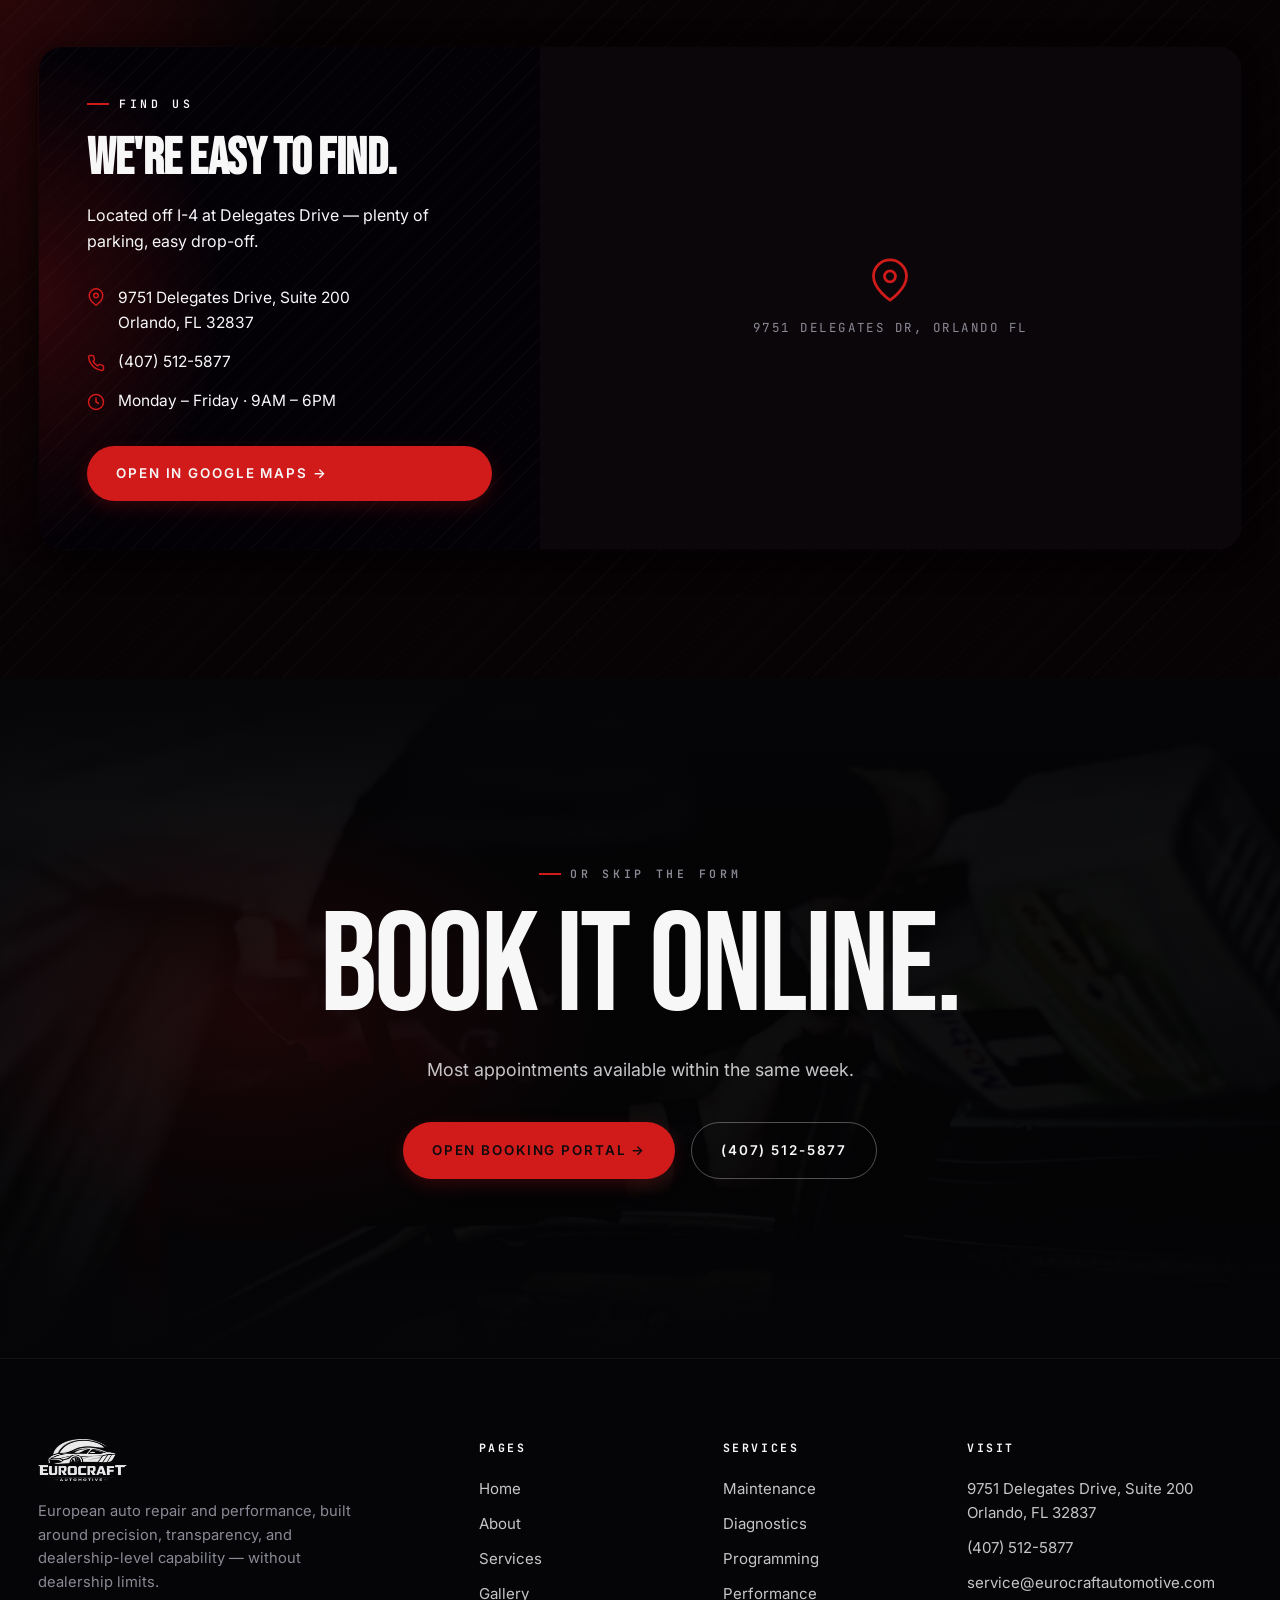
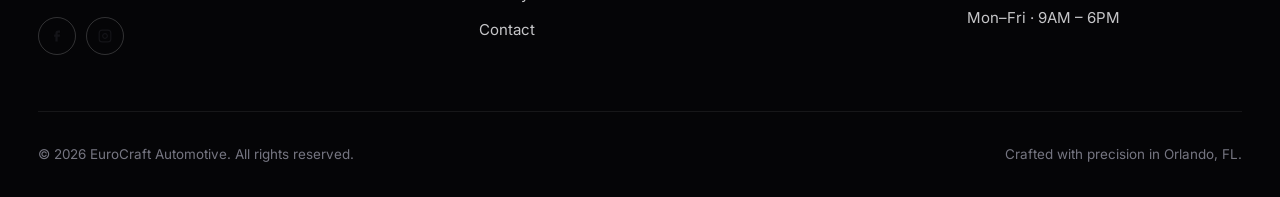
<file: contact.html>
<!doctype html>
<html lang="en">
<head>
<meta charset="utf-8">
<meta name="viewport" content="width=device-width,initial-scale=1">
<meta name="theme-color" content="#f7f5f1">
<title>Contact EuroCraft Automotive — Orlando European Auto Repair</title>
<meta name="description" content="Contact EuroCraft Automotive at (407) 512-5877. Located at 9751 Delegates Drive, Suite 200, Orlando, FL. Schedule service or request a quote.">
  <!-- Theme: set before paint to prevent flash -->
  <script>
    (function(){
      var t = localStorage.getItem('ec_theme') || 'dark';
      document.documentElement.setAttribute('data-theme', t);
    })();
  </script>
<link rel="preconnect" href="https://fonts.googleapis.com">
<link rel="preconnect" href="https://fonts.gstatic.com" crossorigin>
<link rel="preload" as="style" onload="this.onload=null;this.rel='stylesheet'" href="https://fonts.googleapis.com/css2?family=Bebas+Neue&family=Inter:wght@400;500;600;700&family=JetBrains+Mono:wght@400;500&display=swap">
  <noscript><link rel="stylesheet" href="https://fonts.googleapis.com/css2?family=Bebas+Neue&family=Inter:wght@400;500;600;700&family=JetBrains+Mono:wght@400;500&display=swap"></noscript>
<link rel="preload" as="image" href="images/webp/shop-8.webp" type="image/webp">
<link rel="icon" type="image/svg+xml" href="assets/favicon.svg">
<link rel="canonical" href="https://www.eurocraftautomotive.com/contact.html">
<link rel="stylesheet" href="css/style.css?v=1778980225">

  <meta property="og:title" content="Contact EuroCraft Automotive — Book a Service in Orlando">
  <meta property="og:description" content="Call (407) 512-5877 or schedule online. Located at 9751 Delegates Drive, Suite 200, Orlando FL 32837. Mon–Fri 9AM–6PM.">
  <meta property="og:url" content="https://www.eurocraftautomotive.com/contact.html">
  <meta name="twitter:title" content="Contact EuroCraft Automotive — Book a Service in Orlando">
  <meta name="twitter:description" content="Call (407) 512-5877 or schedule online. Located at 9751 Delegates Drive, Suite 200, Orlando FL 32837. Mon–Fri 9AM–6PM.">
  <!-- Open Graph -->
  <meta property="og:type" content="website">
  <meta property="og:site_name" content="EuroCraft Automotive">
  <meta property="og:image" content="https://eurocraftautomotive.com/assets/og-image.png">
  <meta property="og:locale" content="en_US">
  <!-- Twitter -->
  <meta name="twitter:card" content="summary_large_image">
  <meta name="twitter:image" content="https://eurocraftautomotive.com/assets/og-image.png">
  <!-- Local Business Schema -->
  <script type="application/ld+json">
  {
  "@context": "https://schema.org",
  "@type": "AutoRepair",
  "name": "EuroCraft Automotive",
  "description": "Dealer-level diagnostics, programming, and performance for Porsche, BMW, Mercedes-Benz, Audi, and Volkswagen in Orlando, FL.",
  "url": "https://www.eurocraftautomotive.com",
  "telephone": "+14075125877",
  "email": "service@eurocraftautomotive.com",
  "address": {
    "@type": "PostalAddress",
    "streetAddress": "9751 Delegates Drive, Suite 200",
    "addressLocality": "Orlando",
    "addressRegion": "FL",
    "postalCode": "32837",
    "addressCountry": "US"
  },
  "geo": {
    "@type": "GeoCoordinates",
    "latitude": 28.4214,
    "longitude": -81.3977
  },
  "openingHoursSpecification": [
    {
      "@type": "OpeningHoursSpecification",
      "dayOfWeek": [
        "Monday",
        "Tuesday",
        "Wednesday",
        "Thursday",
        "Friday"
      ],
      "opens": "09:00",
      "closes": "18:00"
    }
  ],
  "priceRange": "$$",
  "currenciesAccepted": "USD",
  "paymentAccepted": "Cash, Credit Card",
  "areaServed": "Orlando, FL",
  "knowsAbout": [
    "Porsche",
    "BMW",
    "Mercedes-Benz",
    "Audi",
    "Volkswagen",
    "European auto repair",
    "ECU tuning",
    "diagnostics",
    "programming"
  ],
  "image": "https://eurocraftautomotive.com/assets/og-image.png",
  "logo": {
    "@type": "ImageObject",
    "url": "https://eurocraftautomotive.com/assets/logo-real.png"
  },
  "sameAs": [
    "https://www.facebook.com/eurocraftautomotivefl",
    "https://www.instagram.com/eurocraftautomotive"
  ],
  "hasMap": "https://maps.google.com/?q=EuroCraft+Automotive+9751+Delegates+Drive+Orlando+FL",
  "aggregateRating": {
    "@type": "AggregateRating",
    "ratingValue": "5",
    "reviewCount": "47",
    "bestRating": "5"
  }
}
  </script>
  <!-- Google Analytics GA4 — replace G-XXXXXXXXXX with your measurement ID -->
  <script async src="https://www.googletagmanager.com/gtag/js?id=G-XXXXXXXXXX"></script>
  <script>
    window.dataLayer = window.dataLayer || [];
    function gtag(){dataLayer.push(arguments);}
    gtag('js', new Date());
    gtag('config', 'G-XXXXXXXXXX');
  </script>
  <!-- HubSpot Tracking -->
  <script type="text/javascript" id="hs-script-loader" async defer src="//js.hs-scripts.com/XXXXXXXX.js"></script>
</head>
<body>

<div class="loader"><div class="loader-inner"><div class="loader-text">EUROCRAFT</div><div class="loader-bar"></div></div></div>
<div class="cursor"></div>

<header class="nav">
  <a class="brand" href="index.html" aria-label="EuroCraft Automotive">
    <img src="assets/logo-real.png" alt="EuroCraft Automotive" class="brand-logo" width="169" height="80" loading="eager">
  </a>
  <nav class="nav-links" aria-label="Primary">
    <a href="index.html">Home</a><a href="about.html">About</a><a href="services.html">Services</a>
    <a href="gallery.html">Gallery</a><a class="active" href="contact.html">Contact</a>
  </nav>
  <div class="theme-toggle" id="theme-toggle" role="group" aria-label="Color theme">
    <button class="theme-toggle-btn" id="btn-dark" aria-pressed="true">
      <svg width="12" height="12" viewBox="0 0 24 24" fill="currentColor"><path d="M21 12.79A9 9 0 1 1 11.21 3 7 7 0 0 0 21 12.79z"/></svg>
      Dark
    </button>
    <button class="theme-toggle-btn" id="btn-light" aria-pressed="false">
      <svg width="12" height="12" viewBox="0 0 24 24" fill="none" stroke="currentColor" stroke-width="2"><circle cx="12" cy="12" r="5"/><path d="M12 1v2M12 21v2M4.22 4.22l1.42 1.42M18.36 18.36l1.42 1.42M1 12h2M21 12h2M4.22 19.78l1.42-1.42M18.36 5.64l1.42-1.42"/></svg>
      Light
    </button>
  </div>
  <a class="nav-cta" href="booking.html" data-magnetic><span>Book Service →</span></a>
  <button class="nav-toggle" aria-label="Toggle menu"><span></span></button>
</header>
<div class="mobile-menu" aria-hidden="true">
  <ul>
    <li><a href="index.html">Home</a></li><li><a href="about.html">About</a></li><li><a href="services.html">Services</a></li><li><a href="gallery.html">Gallery</a></li><li><a href="contact.html">Contact</a></li>
    <li><a href="booking.html" style="color: var(--red);">Book →</a></li>
    <li class="mobile-theme-toggle">
      <div class="theme-toggle" id="theme-toggle-mobile" role="group" aria-label="Color theme">
        <button class="theme-toggle-btn" id="btn-dark-m" aria-pressed="true">
          <svg width="12" height="12" viewBox="0 0 24 24" fill="currentColor"><path d="M21 12.79A9 9 0 1 1 11.21 3 7 7 0 0 0 21 12.79z"/></svg>
          Dark
        </button>
        <button class="theme-toggle-btn" id="btn-light-m" aria-pressed="false">
          <svg width="12" height="12" viewBox="0 0 24 24" fill="none" stroke="currentColor" stroke-width="2"><circle cx="12" cy="12" r="5"/><path d="M12 1v2M12 21v2M4.22 4.22l1.42 1.42M18.36 18.36l1.42 1.42M1 12h2M21 12h2M4.22 19.78l1.42-1.42M18.36 5.64l1.42-1.42"/></svg>
          Light
        </button>
      </div>
    </li>
  </ul>
</div>

<main id="main-content">
<section class="page-hero">
  <div class="page-hero-bg"><picture><source srcset="images/webp/shop-8.webp" type="image/webp"><img src="images/shop-8.jpg" alt=""></picture></div>
  <div class="container">
    <div class="breadcrumb"><a href="index.html">Home</a><span class="sep">/</span><span>Contact</span></div>
    <div class="eyebrow mb-2">Get in Touch</div>
    <h1 class="display-1">Let's get you<br>back on the road.</h1>
    <p class="page-hero-sub">Call, email, or stop by the shop — we answer every inquiry within one business day, and most service appointments are available the same week.</p>
  </div>
</section>

<section class="section contact-section">
  <div class="container">
    <div class="contact-grid">
      <!-- INFO -->
      <div class="reveal">
        <div class="eyebrow mb-2">Visit · Call · Email</div>
        <h2 class="display-3 mb-3">We make it easy.</h2>
        <p style="color: var(--graphite); margin-bottom: 2rem; max-width: 44ch;">
          Whether you need a quote, a diagnostic, or a complex programming job — reach out below or stop by the shop.
          We answer the phone and we respond to emails.
        </p>

        <div class="contact-info">
          <a class="contact-item" href="tel:+14075125877">
            <div class="icon">
              <svg width="22" height="22" viewBox="0 0 24 24" fill="none" stroke="currentColor" stroke-width="2"><path d="M22 16.92v3a2 2 0 0 1-2.18 2 19.79 19.79 0 0 1-8.63-3.07 19.5 19.5 0 0 1-6-6 19.79 19.79 0 0 1-3.07-8.67A2 2 0 0 1 4.11 2h3a2 2 0 0 1 2 1.72 12.84 12.84 0 0 0 .7 2.81 2 2 0 0 1-.45 2.11L8.09 9.91a16 16 0 0 0 6 6l1.27-1.27a2 2 0 0 1 2.11-.45 12.84 12.84 0 0 0 2.81.7A2 2 0 0 1 22 16.92z"/></svg>
            </div>
            <div>
              <h4>Phone</h4>
              <p>(407) 512-5877</p>
            </div>
          </a>

          <a class="contact-item" href="mailto:service@eurocraftautomotive.com">
            <div class="icon">
              <svg width="22" height="22" viewBox="0 0 24 24" fill="none" stroke="currentColor" stroke-width="2"><path d="M4 4h16c1.1 0 2 .9 2 2v12c0 1.1-.9 2-2 2H4c-1.1 0-2-.9-2-2V6c0-1.1.9-2 2-2z"/><polyline points="22,6 12,13 2,6"/></svg>
            </div>
            <div>
              <h4>Email</h4>
              <p>service@eurocraftautomotive.com</p>
            </div>
          </a>

          <div class="contact-item">
            <div class="icon">
              <svg width="22" height="22" viewBox="0 0 24 24" fill="none" stroke="currentColor" stroke-width="2"><path d="M21 10c0 7-9 13-9 13s-9-6-9-13a9 9 0 0 1 18 0z"/><circle cx="12" cy="10" r="3"/></svg>
            </div>
            <div>
              <h4>Workshop</h4>
              <p>9751 Delegates Drive, Suite 200<br>Orlando, FL 32837</p>
            </div>
          </div>

          <div class="contact-item">
            <div class="icon">
              <svg width="22" height="22" viewBox="0 0 24 24" fill="none" stroke="currentColor" stroke-width="2"><circle cx="12" cy="12" r="10"/><polyline points="12 6 12 12 16 14"/></svg>
            </div>
            <div>
              <h4>Hours</h4>
              <p>Monday – Friday · 9:00 AM – 6:00 PM<br>Saturday – Sunday · Closed</p>
            </div>
          </div>
        </div>
      </div>

      <!-- FORM -->
      <div class="hs-form-wrapper reveal" id="hs-contact-form">
        <h3 class="display-3 mb-2">Send a message</h3>
        <p style="color: var(--graphite); margin-bottom: 1.6rem; font-size: 0.96rem;">We'll respond within one business day.</p>
        <div id="hubspot-contact-form"></div>
      </div>
      <script>
        window.addEventListener('DOMContentLoaded', function() {
          if (window.hbspt) {
            hbspt.forms.create({
              region: "na1",
              portalId: "XXXXXXXX",
              formId: "FORM_ID_CONTACT",
              target: "#hubspot-contact-form",
              onFormSubmitted: function() {
                document.getElementById("hs-contact-form").innerHTML =
                  "<div class=\"form-success\"><svg width=\"40\" height=\"40\" viewBox=\"0 0 24 24\" fill=\"none\" stroke=\"var(--red)\" stroke-width=\"2\"><path d=\"M9 12l2 2 4-4M12 2a10 10 0 1 0 10 10A10 10 0 0 0 12 2z\"/></svg><h3>Message Received</h3><p>We\'ll get back to you within one business day.</p></div>";
              }
            });
          }
        });
      </script>
    </div>

    <!-- MAP -->
    <div class="map-static reveal" style="margin-top: 4rem;">
      <div class="map-static-inner">
        <div class="map-static-info">
          <div class="eyebrow mb-2">Find Us</div>
          <h3 class="display-3 mb-2">We're easy to find.</h3>
          <p style="color: var(--ink); margin-bottom: 2rem; max-width: 44ch;">Located off I-4 at Delegates Drive — plenty of parking, easy drop-off.</p>
          <div style="display:flex;flex-direction:column;gap:0.9rem;">
            <div style="display:flex;gap:0.8rem;align-items:flex-start;">
              <svg width="18" height="18" viewBox="0 0 24 24" fill="none" stroke="var(--red)" stroke-width="2" style="flex-shrink:0;margin-top:2px"><path d="M21 10c0 7-9 13-9 13s-9-6-9-13a9 9 0 0 1 18 0z"/><circle cx="12" cy="10" r="3"/></svg>
              <span style="color:var(--ink);font-size:0.97rem;">9751 Delegates Drive, Suite 200<br>Orlando, FL 32837</span>
            </div>
            <div style="display:flex;gap:0.8rem;align-items:center;">
              <svg width="18" height="18" viewBox="0 0 24 24" fill="none" stroke="var(--red)" stroke-width="2" style="flex-shrink:0"><path d="M22 16.92v3a2 2 0 0 1-2.18 2 19.79 19.79 0 0 1-8.63-3.07 19.5 19.5 0 0 1-6-6 19.79 19.79 0 0 1-3.07-8.67A2 2 0 0 1 4.11 2h3a2 2 0 0 1 2 1.72c.127.96.361 1.903.7 2.81a2 2 0 0 1-.45 2.11L8.09 9.91a16 16 0 0 0 6 6l1.27-1.27a2 2 0 0 1 2.11-.45c.907.339 1.85.573 2.81.7A2 2 0 0 1 22 16.92z"/></svg>
              <a href="tel:+14075125877" style="color:var(--jet);font-size:0.97rem;">(407) 512-5877</a>
            </div>
            <div style="display:flex;gap:0.8rem;align-items:center;">
              <svg width="18" height="18" viewBox="0 0 24 24" fill="none" stroke="var(--red)" stroke-width="2" style="flex-shrink:0"><circle cx="12" cy="12" r="10"/><polyline points="12 6 12 12 16 14"/></svg>
              <span style="color:var(--ink);font-size:0.97rem;">Monday – Friday &middot; 9AM – 6PM</span>
            </div>
          </div>
          <a href="https://maps.google.com/?q=9751+Delegates+Drive+Suite+200+Orlando+FL+32837" target="_blank" rel="noopener" class="btn btn-primary" style="margin-top:2rem;" data-magnetic>
            <span>Open in Google Maps <span class="arrow">→</span></span>
          </a>
        </div>
        <div class="map-static-visual">
          <div data-google-map class="ec-google-map" aria-label="EuroCraft Automotive location map"></div>
          <div class="map-static-visual-fallback">
            <svg width="44" height="44" viewBox="0 0 24 24" fill="none" stroke="var(--red)" stroke-width="1.5"><path d="M21 10c0 7-9 13-9 13s-9-6-9-13a9 9 0 0 1 18 0z"/><circle cx="12" cy="10" r="3"/></svg>
            <span>9751 Delegates Dr, Orlando FL</span>
          </div>
        </div>
      </div>
    </div>
  </div>
</section>

<!-- CTA -->
<section class="cta-section">
  <div class="cta-bg"><picture><source srcset="images/webp/cta-bg.webp" type="image/webp"><img loading="lazy" src="images/cta-bg.jpg" alt=""></picture></div>
  <div class="container cta-content reveal">
    <div class="eyebrow">Or Skip the Form</div>
    <h2 class="display-1">Book it online.</h2>
    <p class="lead text-center">Most appointments available within the same week.</p>
    <div class="cta-actions">
      <a class="btn btn-primary" href="booking.html" data-magnetic><span>Open Booking Portal <span class="arrow">→</span></span></a>
      <a class="btn btn-ghost" href="tel:+14075125877" data-magnetic><span>(407) 512-5877</span></a>
    </div>
  </div>
</section>

</main>
<footer class="footer">
  <div class="footer-grid">
    <div class="footer-brand">
      <a class="brand" href="index.html" aria-label="EuroCraft Automotive">
    <img src="assets/logo-real.png" alt="EuroCraft Automotive" class="brand-logo" width="169" height="80" loading="eager">
  </a>
      <p>European auto repair and performance, built around precision, transparency, and dealership-level capability — without dealership limits.</p>
      <div class="socials" style="margin-top: 1.4rem;">
        <a href="https://www.facebook.com/eurocraftautomotivefl" target="_blank" rel="noopener" aria-label="Facebook"><svg width="14" height="14" viewBox="0 0 24 24" fill="currentColor"><path d="M9.198 21.5h4v-8.01h3.604l.396-3.98h-4V7.5a1 1 0 0 1 1-1h3v-4h-3a5 5 0 0 0-5 5v2.01h-2l-.396 3.98h2.396z"/></svg></a>
        <a href="https://www.instagram.com/eurocraftautomotive" target="_blank" rel="noopener" aria-label="Instagram"><svg width="14" height="14" viewBox="0 0 24 24" fill="none" stroke="currentColor" stroke-width="2"><rect x="2" y="2" width="20" height="20" rx="5"/><path d="M16 11.37A4 4 0 1 1 12.63 8 4 4 0 0 1 16 11.37zM17.5 6.5h.01"/></svg></a>
      </div>
    </div>
    <div class="footer-col"><h4>Pages</h4><ul><li><a href="index.html">Home</a></li><li><a href="about.html">About</a></li><li><a href="services.html">Services</a></li><li><a href="gallery.html">Gallery</a></li><li><a href="contact.html">Contact</a></li></ul></div>
    <div class="footer-col"><h4>Services</h4><ul><li><a href="services.html#maintenance">Maintenance</a></li><li><a href="services.html#diagnostics">Diagnostics</a></li><li><a href="services.html#programming">Programming</a></li><li><a href="services.html#tuning">Performance</a></li></ul></div>
    <div class="footer-col"><h4>Visit</h4><ul><li>9751 Delegates Drive, Suite 200<br>Orlando, FL 32837</li><li><a href="tel:+14075125877">(407) 512-5877</a></li><li><a href="mailto:service@eurocraftautomotive.com">service@eurocraftautomotive.com</a></li><li>Mon–Fri · 9AM – 6PM</li></ul></div>
  </div>
  <div class="footer-bottom">
    <span>© 2026 EuroCraft Automotive. All rights reserved.</span>
    <span>Crafted with precision in Orlando, FL.</span>
  </div>
</footer>

<script src="js/main.js"></script>
  <script src="js/app.js" defer></script>
  <!-- Google Maps Platform: config + loader + interactive map -->
  <script src="js/google-config.js"></script>
  <script src="js/google-loader.js"></script>
  <script src="js/google-map.js" defer></script>
  <!-- HubSpot Forms -->
  <script charset="utf-8" type="text/javascript" src="//js.hsforms.net/forms/embed/v2.js"></script>
</body>
</html>
</file>
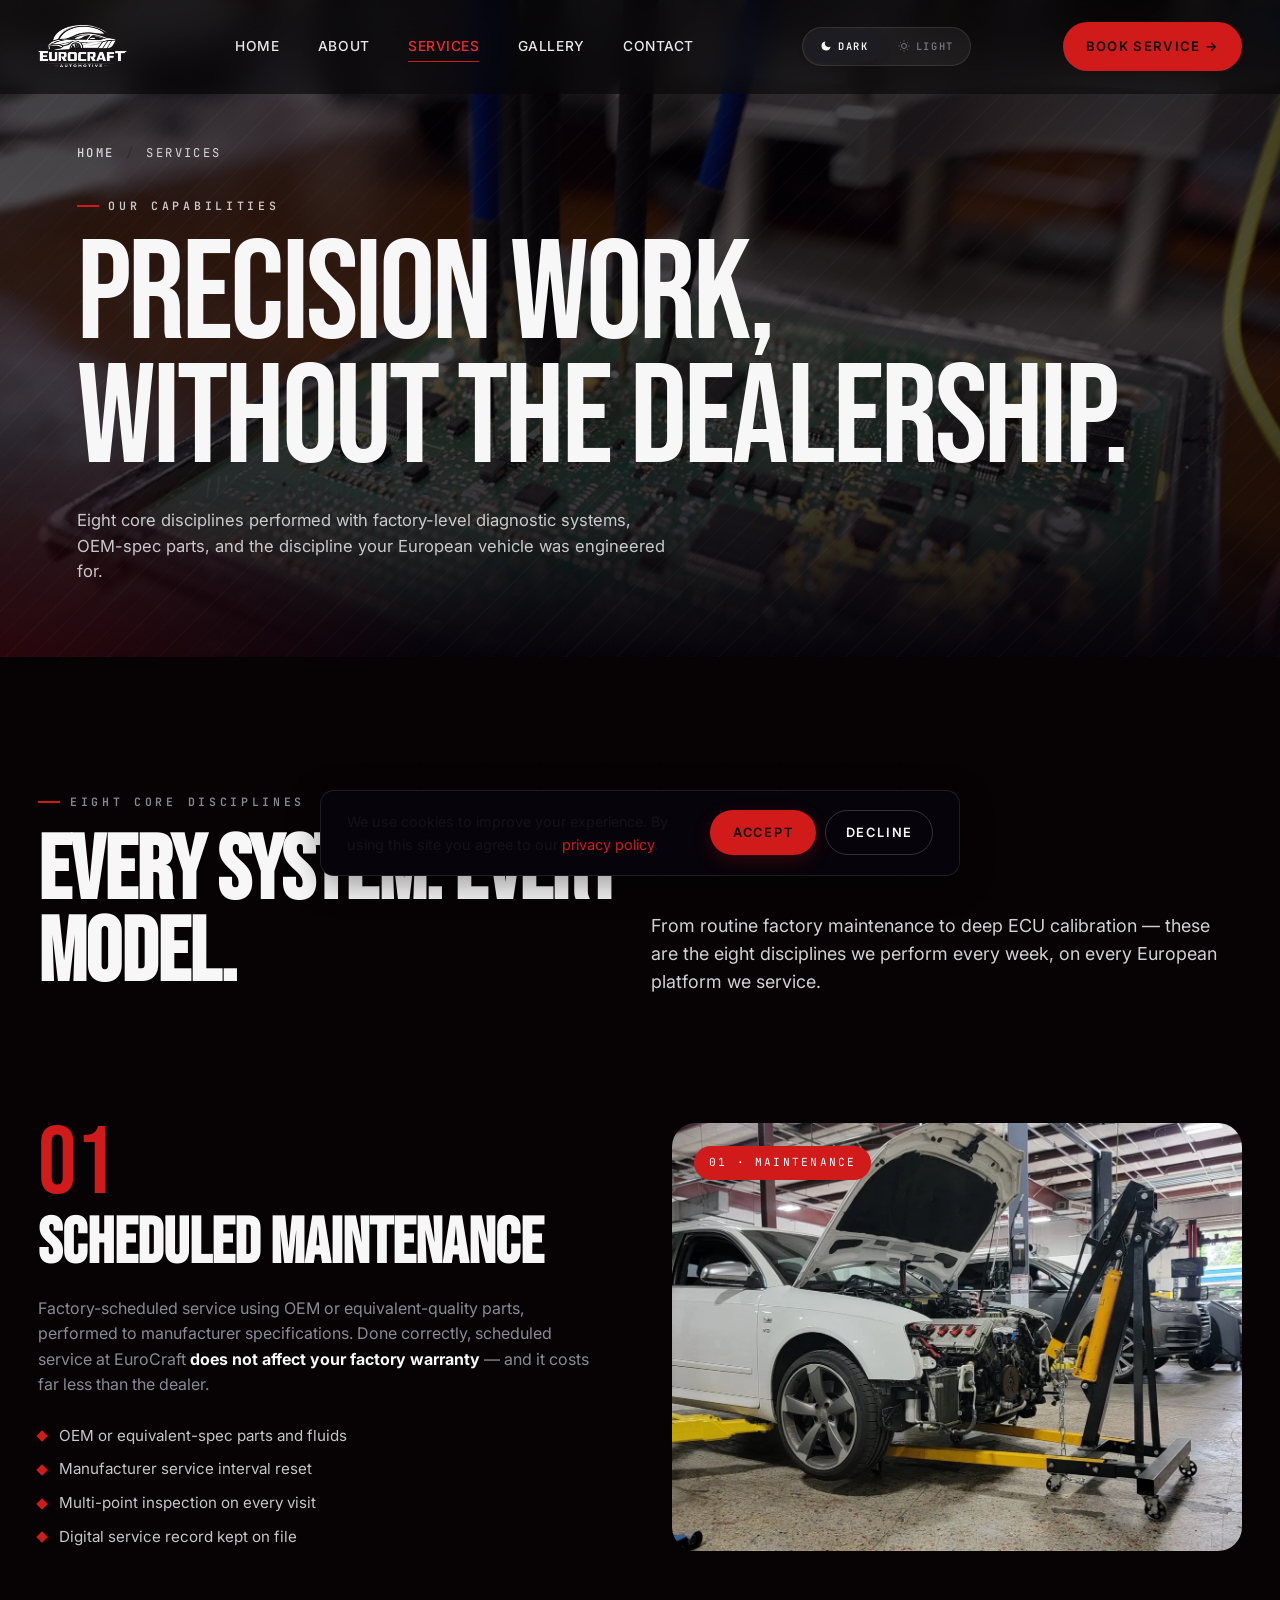
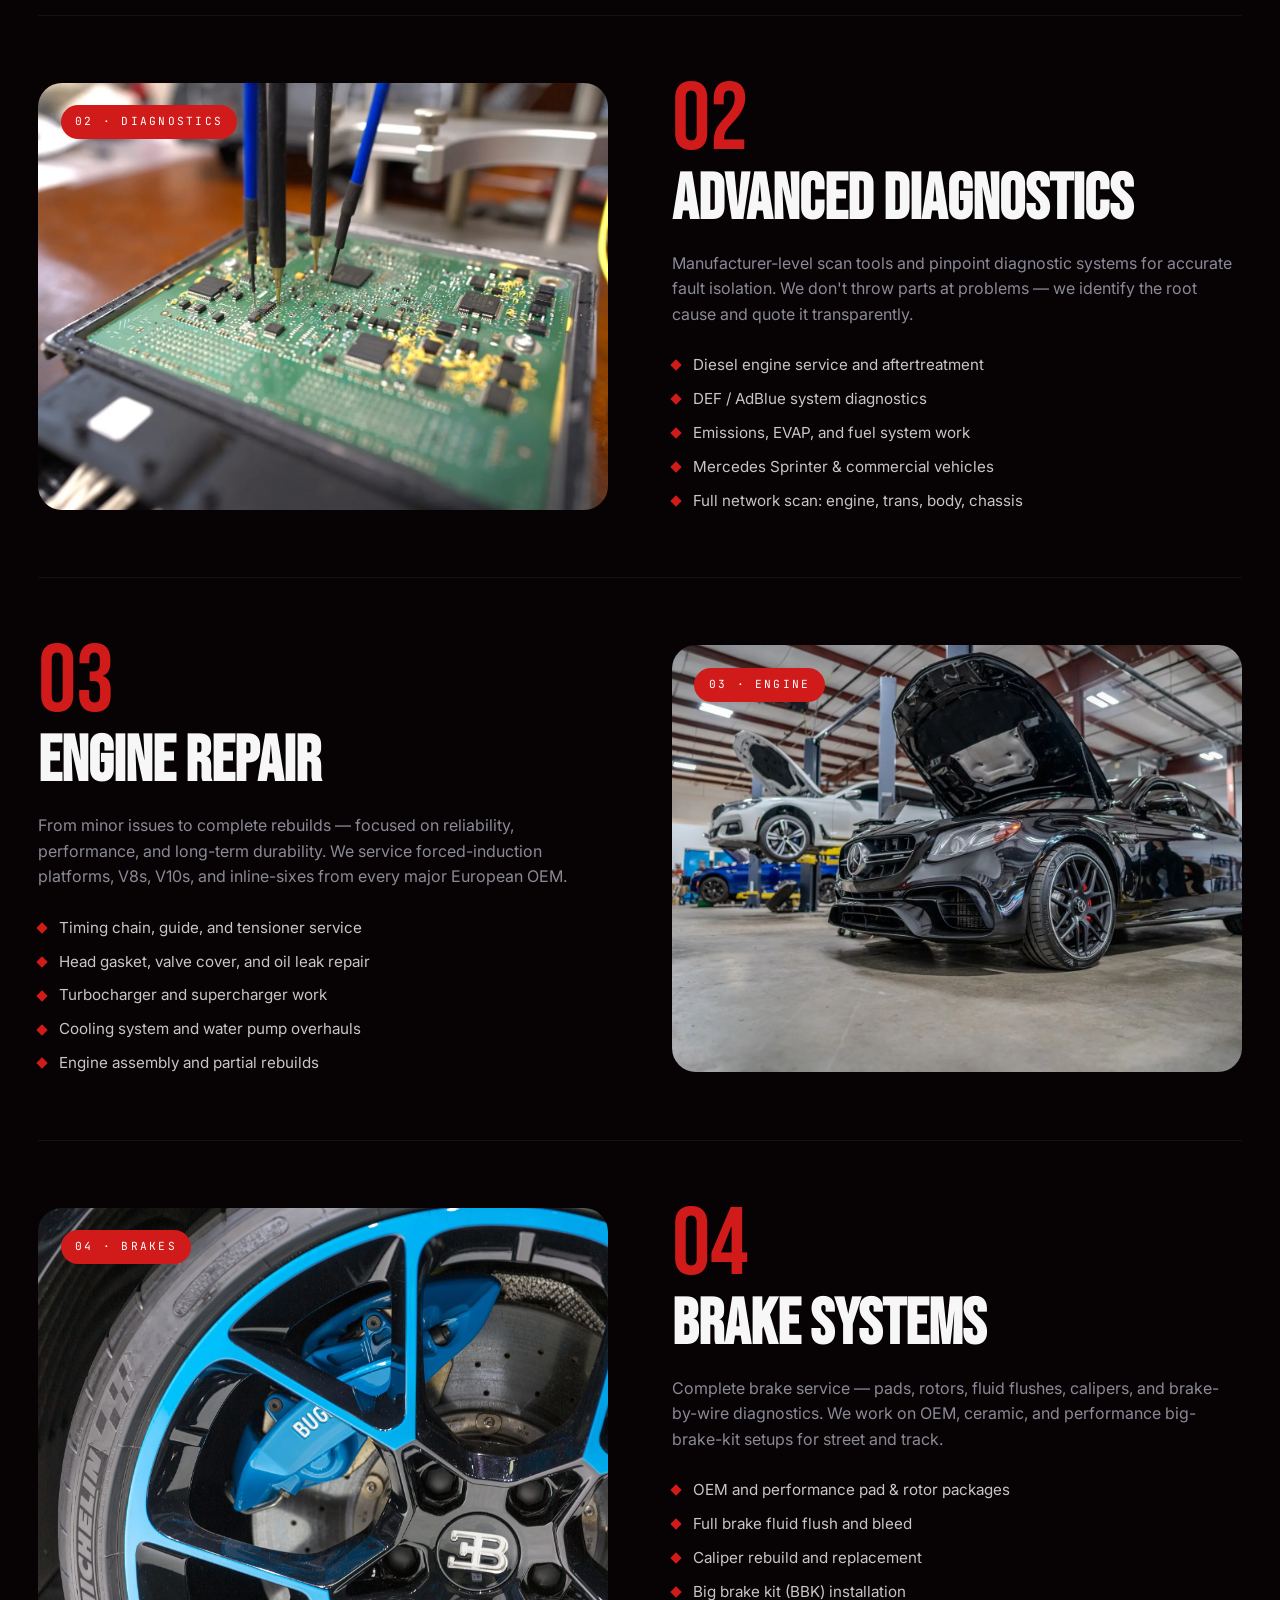
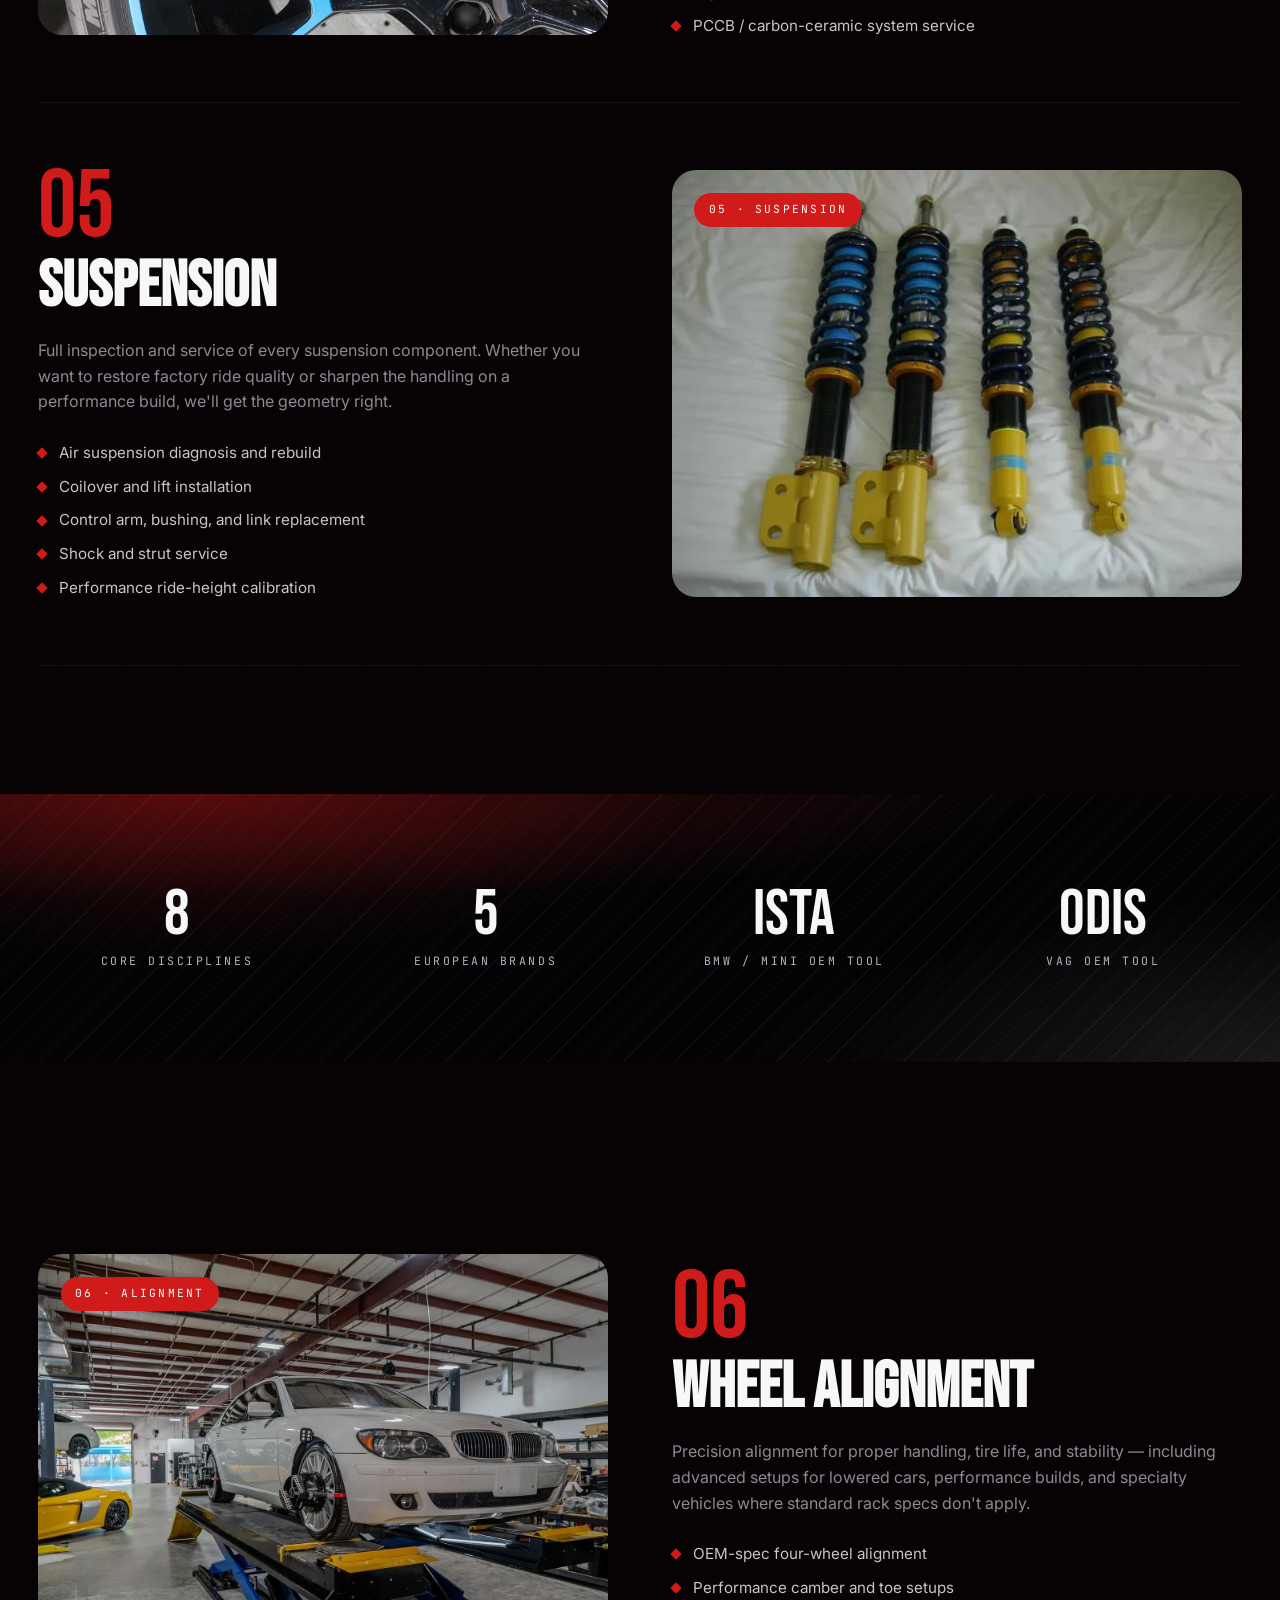
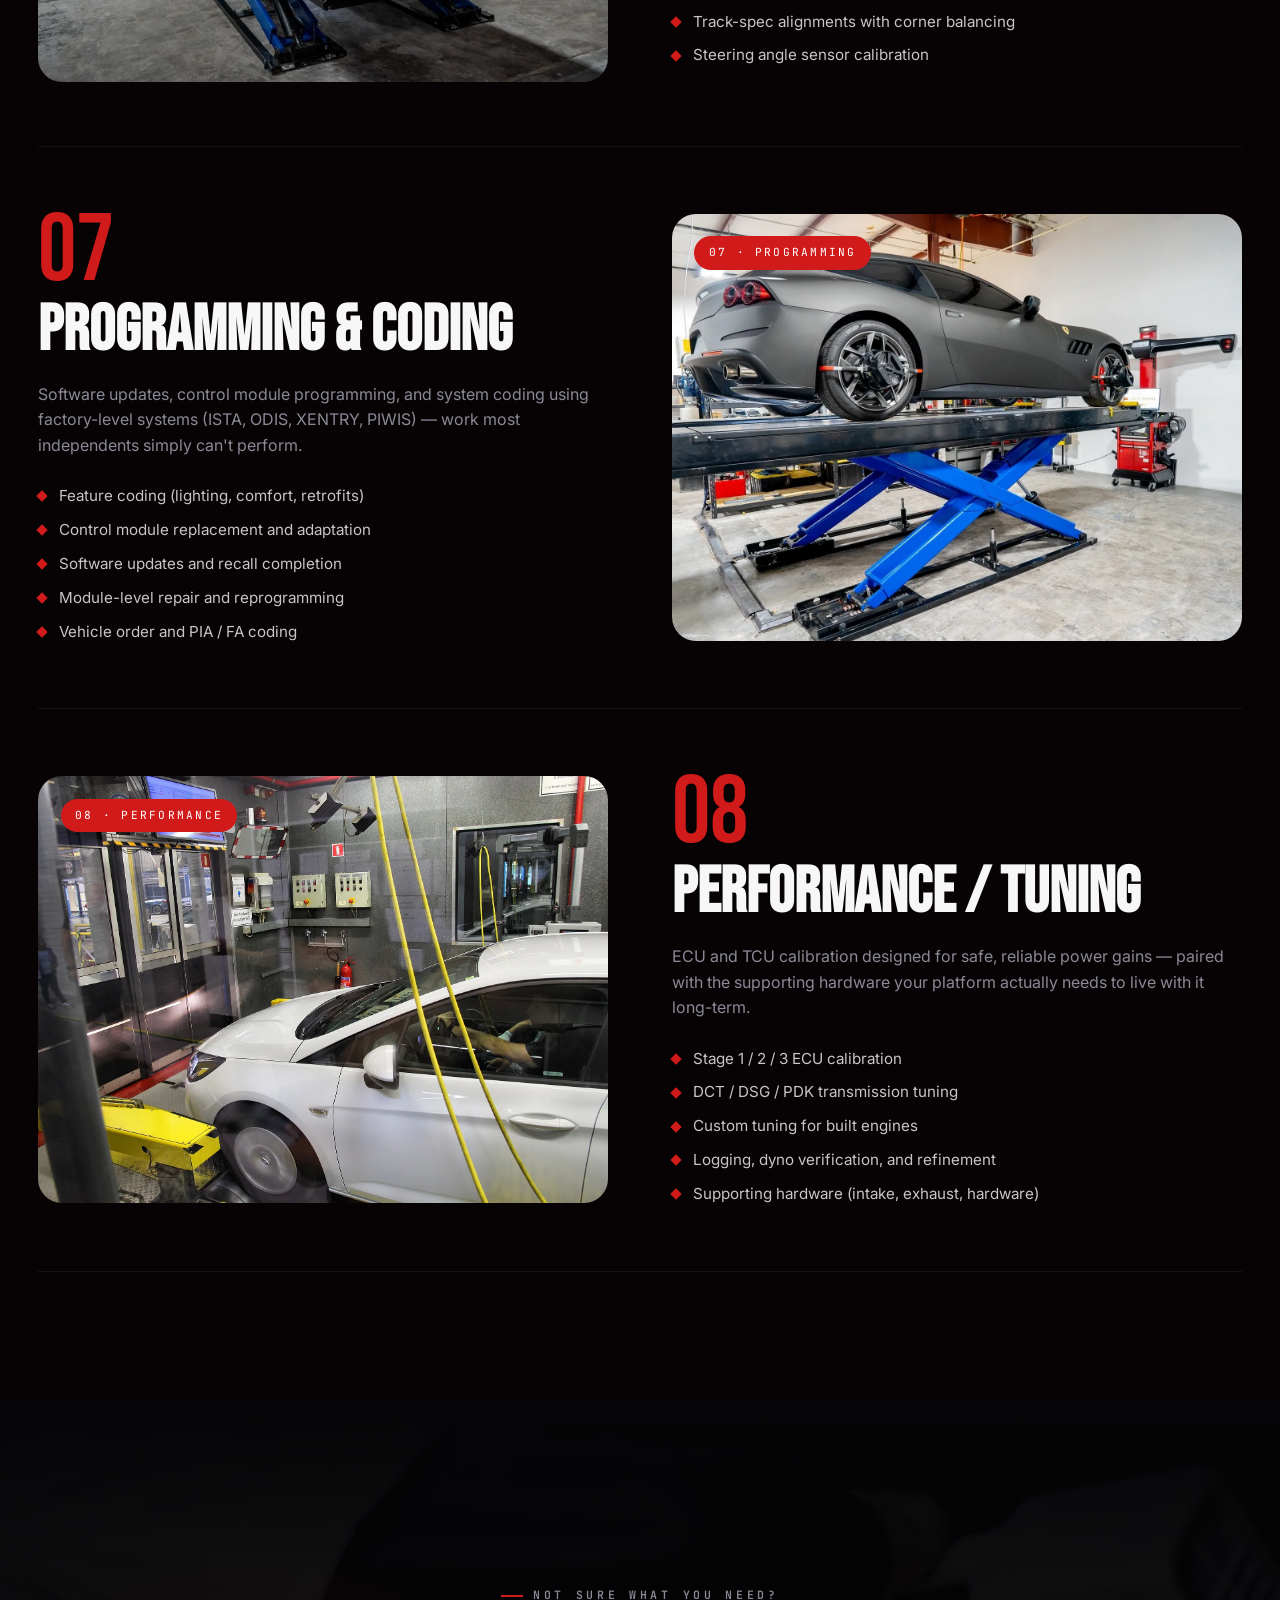
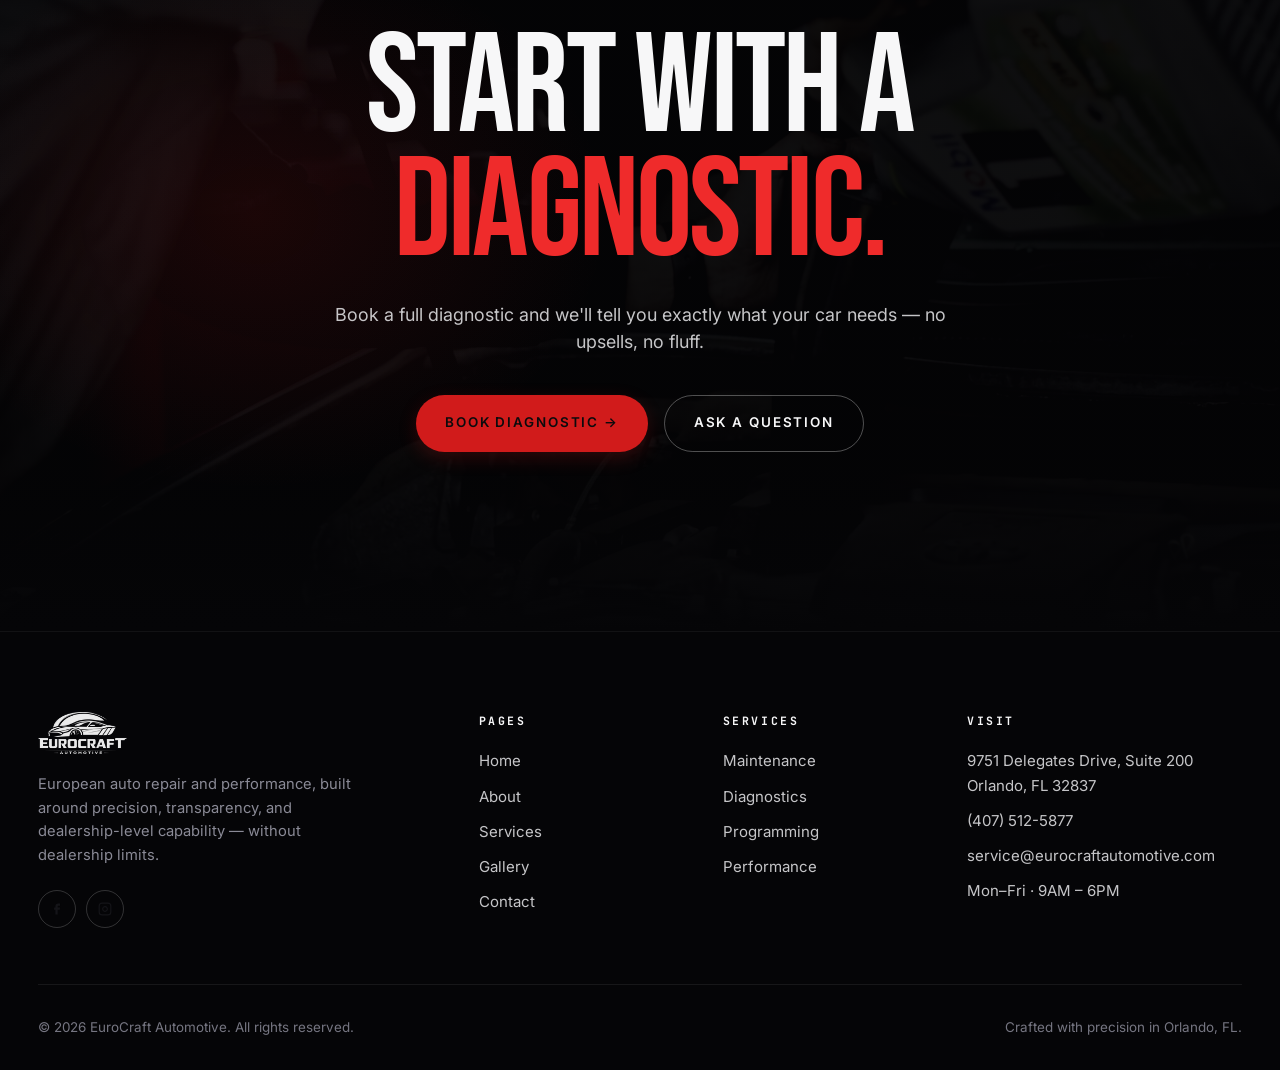
<file: services.html>
<!doctype html>
<html lang="en">
<head>
<meta charset="utf-8">
<meta name="viewport" content="width=device-width,initial-scale=1">
<meta name="theme-color" content="#f7f5f1">
<title>Services — EuroCraft Automotive · Orlando European Auto Repair</title>
<meta name="description" content="Scheduled maintenance, dealer-level diagnostics, engine repair, programming/coding, and performance tuning for European vehicles in Orlando, FL.">
  <!-- Theme: set before paint to prevent flash -->
  <script>
    (function(){
      var t = localStorage.getItem('ec_theme') || 'dark';
      document.documentElement.setAttribute('data-theme', t);
    })();
  </script>
<link rel="preconnect" href="https://fonts.googleapis.com">
<link rel="preconnect" href="https://fonts.gstatic.com" crossorigin>
<link rel="preload" as="style" onload="this.onload=null;this.rel='stylesheet'" href="https://fonts.googleapis.com/css2?family=Bebas+Neue&family=Inter:wght@400;500;600;700&family=JetBrains+Mono:wght@400;500&display=swap">
  <noscript><link rel="stylesheet" href="https://fonts.googleapis.com/css2?family=Bebas+Neue&family=Inter:wght@400;500;600;700&family=JetBrains+Mono:wght@400;500&display=swap"></noscript>
<link rel="preload" as="image" href="images/webp/ecu-tuning.webp" type="image/webp">
<link rel="icon" type="image/svg+xml" href="assets/favicon.svg">
<link rel="canonical" href="https://www.eurocraftautomotive.com/services.html">
<link rel="stylesheet" href="css/style.css?v=1778980225">
<style>
  .svc-detail {
    display: grid;
    grid-template-columns: 1fr 1fr;
    gap: 4rem;
    padding-block: 4rem;
    border-bottom: 1px solid rgba(255,255,255,0.06);
    align-items: center;
  }
  .svc-detail:nth-child(even) .svc-detail-media { order: 2; }
  .svc-detail-media {
    aspect-ratio: 4/3;
    overflow: hidden;
    border-radius: var(--radius-lg);
    position: relative;
  }
  .svc-detail-media img { position: absolute; inset: 0; width: 100%; height: 100%; object-fit: cover; transition: transform 1.2s var(--ease); }
  .svc-detail-media:hover img { transform: scale(1.05); }
  .svc-detail-tag {
    position: absolute; top: 1.4rem; left: 1.4rem;
    padding: 0.5rem 0.9rem;
    background: var(--red);
    font-family: var(--font-mono);
    font-size: 0.7rem; letter-spacing: 0.2em;
    text-transform: uppercase;
    border-radius: 999px;
    color: var(--ice);
  }
  .svc-num {
    font-family: var(--font-display);
    font-size: 6rem;
    line-height: 0.85;
    color: var(--red);
    display: block;
    margin-bottom: 0.4rem;
  }
  .svc-detail h2 {
    font-family: var(--font-display);
    font-size: clamp(2.4rem, 5vw, 4rem);
    text-transform: uppercase;
    line-height: 1;
    margin-bottom: 1.2rem;
  }
  .svc-detail ul.feature-list {
    margin-top: 1.6rem;
    display: flex;
    flex-direction: column;
    gap: 0.6rem;
  }
  .svc-detail ul.feature-list li {
    display: flex;
    align-items: center;
    gap: 0.8rem;
    color: var(--ink);
    font-size: 0.95rem;
  }
  .svc-detail ul.feature-list li::before {
    content: '';
    width: 8px; height: 8px;
    background: var(--red);
    transform: rotate(45deg);
    flex-shrink: 0;
  }
  @media (max-width: 900px) {
    .svc-detail { grid-template-columns: 1fr; gap: 2rem; padding-block: 3rem; }
    .svc-detail:nth-child(even) .svc-detail-media { order: 0; }
    .svc-num { font-size: 4rem; }
  }
</style>

  <meta property="og:title" content="Services — EuroCraft Automotive Orlando">
  <meta property="og:description" content="Eight core disciplines: maintenance, diagnostics, engine repair, brakes, suspension, alignment, programming & coding, and ECU performance tuning.">
  <meta property="og:url" content="https://www.eurocraftautomotive.com/services.html">
  <meta name="twitter:title" content="Services — EuroCraft Automotive Orlando">
  <meta name="twitter:description" content="Eight core disciplines: maintenance, diagnostics, engine repair, brakes, suspension, alignment, programming & coding, and ECU performance tuning.">
  <!-- Open Graph -->
  <meta property="og:type" content="website">
  <meta property="og:site_name" content="EuroCraft Automotive">
  <meta property="og:image" content="https://eurocraftautomotive.com/assets/og-image.png">
  <meta property="og:locale" content="en_US">
  <!-- Twitter -->
  <meta name="twitter:card" content="summary_large_image">
  <meta name="twitter:image" content="https://eurocraftautomotive.com/assets/og-image.png">
  <!-- Local Business Schema -->
  <script type="application/ld+json">
  {
  "@context": "https://schema.org",
  "@type": "AutoRepair",
  "name": "EuroCraft Automotive",
  "description": "Dealer-level diagnostics, programming, and performance for Porsche, BMW, Mercedes-Benz, Audi, and Volkswagen in Orlando, FL.",
  "url": "https://www.eurocraftautomotive.com",
  "telephone": "+14075125877",
  "email": "service@eurocraftautomotive.com",
  "address": {
    "@type": "PostalAddress",
    "streetAddress": "9751 Delegates Drive, Suite 200",
    "addressLocality": "Orlando",
    "addressRegion": "FL",
    "postalCode": "32837",
    "addressCountry": "US"
  },
  "geo": {
    "@type": "GeoCoordinates",
    "latitude": 28.4214,
    "longitude": -81.3977
  },
  "openingHoursSpecification": [
    {
      "@type": "OpeningHoursSpecification",
      "dayOfWeek": [
        "Monday",
        "Tuesday",
        "Wednesday",
        "Thursday",
        "Friday"
      ],
      "opens": "09:00",
      "closes": "18:00"
    }
  ],
  "priceRange": "$$",
  "currenciesAccepted": "USD",
  "paymentAccepted": "Cash, Credit Card",
  "areaServed": "Orlando, FL",
  "knowsAbout": [
    "Porsche",
    "BMW",
    "Mercedes-Benz",
    "Audi",
    "Volkswagen",
    "European auto repair",
    "ECU tuning",
    "diagnostics",
    "programming"
  ],
  "image": "https://eurocraftautomotive.com/assets/og-image.png",
  "logo": {
    "@type": "ImageObject",
    "url": "https://eurocraftautomotive.com/assets/logo-real.png"
  },
  "sameAs": [
    "https://www.facebook.com/eurocraftautomotivefl",
    "https://www.instagram.com/eurocraftautomotive"
  ],
  "hasMap": "https://maps.google.com/?q=EuroCraft+Automotive+9751+Delegates+Drive+Orlando+FL",
  "aggregateRating": {
    "@type": "AggregateRating",
    "ratingValue": "5",
    "reviewCount": "47",
    "bestRating": "5"
  }
}
  </script>
  <!-- Google Analytics GA4 — replace G-XXXXXXXXXX with your measurement ID -->
  <script async src="https://www.googletagmanager.com/gtag/js?id=G-XXXXXXXXXX"></script>
  <script>
    window.dataLayer = window.dataLayer || [];
    function gtag(){dataLayer.push(arguments);}
    gtag('js', new Date());
    gtag('config', 'G-XXXXXXXXXX');
  </script>
  <!-- HubSpot Tracking -->
  <script type="text/javascript" id="hs-script-loader" async defer src="//js.hs-scripts.com/XXXXXXXX.js"></script>
</head>
<body>

<div class="loader"><div class="loader-inner"><div class="loader-text">EUROCRAFT</div><div class="loader-bar"></div></div></div>
<div class="cursor"></div>

<header class="nav">
  <a class="brand" href="index.html" aria-label="EuroCraft Automotive">
    <img src="assets/logo-real.png" alt="EuroCraft Automotive" class="brand-logo" width="169" height="80" loading="eager">
  </a>
  <nav class="nav-links" aria-label="Primary">
    <a href="index.html">Home</a>
    <a href="about.html">About</a>
    <a class="active" href="services.html">Services</a>
    <a href="gallery.html">Gallery</a>
    <a href="contact.html">Contact</a>
  </nav>
  <div class="theme-toggle" id="theme-toggle" role="group" aria-label="Color theme">
    <button class="theme-toggle-btn" id="btn-dark" aria-pressed="true">
      <svg width="12" height="12" viewBox="0 0 24 24" fill="currentColor"><path d="M21 12.79A9 9 0 1 1 11.21 3 7 7 0 0 0 21 12.79z"/></svg>
      Dark
    </button>
    <button class="theme-toggle-btn" id="btn-light" aria-pressed="false">
      <svg width="12" height="12" viewBox="0 0 24 24" fill="none" stroke="currentColor" stroke-width="2"><circle cx="12" cy="12" r="5"/><path d="M12 1v2M12 21v2M4.22 4.22l1.42 1.42M18.36 18.36l1.42 1.42M1 12h2M21 12h2M4.22 19.78l1.42-1.42M18.36 5.64l1.42-1.42"/></svg>
      Light
    </button>
  </div>
  <a class="nav-cta" href="booking.html" data-magnetic><span>Book Service →</span></a>
  <button class="nav-toggle" aria-label="Toggle menu"><span></span></button>
</header>
<div class="mobile-menu" aria-hidden="true">
  <ul>
    <li><a href="index.html">Home</a></li><li><a href="about.html">About</a></li><li><a href="services.html">Services</a></li><li><a href="gallery.html">Gallery</a></li><li><a href="contact.html">Contact</a></li>
    <li><a href="booking.html" style="color: var(--red);">Book →</a></li>
    <li class="mobile-theme-toggle">
      <div class="theme-toggle" id="theme-toggle-mobile" role="group" aria-label="Color theme">
        <button class="theme-toggle-btn" id="btn-dark-m" aria-pressed="true">
          <svg width="12" height="12" viewBox="0 0 24 24" fill="currentColor"><path d="M21 12.79A9 9 0 1 1 11.21 3 7 7 0 0 0 21 12.79z"/></svg>
          Dark
        </button>
        <button class="theme-toggle-btn" id="btn-light-m" aria-pressed="false">
          <svg width="12" height="12" viewBox="0 0 24 24" fill="none" stroke="currentColor" stroke-width="2"><circle cx="12" cy="12" r="5"/><path d="M12 1v2M12 21v2M4.22 4.22l1.42 1.42M18.36 18.36l1.42 1.42M1 12h2M21 12h2M4.22 19.78l1.42-1.42M18.36 5.64l1.42-1.42"/></svg>
          Light
        </button>
      </div>
    </li>
  </ul>
</div>

<main id="main-content">
<section class="page-hero">
  <div class="page-hero-bg"><picture><source srcset="images/webp/ecu-tuning.webp" type="image/webp"><img src="images/ecu-tuning.jpg" alt=""></picture></div>
  <div class="container">
    <div class="breadcrumb"><a href="index.html">Home</a><span class="sep">/</span><span>Services</span></div>
    <div class="eyebrow mb-2">Our Capabilities</div>
    <h1 class="display-1">Precision work,<br>without the dealership.</h1>
    <p class="page-hero-sub">Eight core disciplines performed with factory-level diagnostic systems, OEM-spec parts, and the discipline your European vehicle was engineered for.</p>
  </div>
</section>

<section class="section tex-grid">
  <div class="container">
    <div class="section-head row">
      <div class="reveal">
        <div class="eyebrow mb-2">Eight Core Disciplines</div>
        <h2 class="display-2">Every system. Every model.</h2>
      </div>
      <p class="lead reveal">
        From routine factory maintenance to deep ECU calibration — these are the eight disciplines we perform every week, on every European platform we service.
      </p>
    </div>

    <!-- 01 MAINTENANCE -->
    <article id="maintenance" class="svc-detail reveal">
      <div class="svc-detail-media">
        <picture><source srcset="images/webp/shop-7.webp" type="image/webp"><img loading="lazy" src="images/shop-7.jpg" alt="Scheduled maintenance"></picture>
        <span class="svc-detail-tag">01 · Maintenance</span>
      </div>
      <div>
        <span class="svc-num">01</span>
        <h2>Scheduled Maintenance</h2>
        <p style="color: var(--graphite);">
          Factory-scheduled service using OEM or equivalent-quality parts, performed to manufacturer
          specifications. Done correctly, scheduled service at EuroCraft <strong style="color: var(--jet);">does not affect your factory warranty</strong> —
          and it costs far less than the dealer.
        </p>
        <ul class="feature-list">
          <li>OEM or equivalent-spec parts and fluids</li>
          <li>Manufacturer service interval reset</li>
          <li>Multi-point inspection on every visit</li>
          <li>Digital service record kept on file</li>
        </ul>
      </div>
    </article>

    <!-- 02 DIAGNOSTICS -->
    <article id="diagnostics" class="svc-detail reveal">
      <div class="svc-detail-media">
        <picture><source srcset="images/webp/ecu-tuning.webp" type="image/webp"><img loading="lazy" src="images/ecu-tuning.jpg" alt="Diagnostics"></picture>
        <span class="svc-detail-tag">02 · Diagnostics</span>
      </div>
      <div>
        <span class="svc-num">02</span>
        <h2>Advanced Diagnostics</h2>
        <p style="color: var(--graphite);">
          Manufacturer-level scan tools and pinpoint diagnostic systems for accurate fault isolation.
          We don't throw parts at problems — we identify the root cause and quote it transparently.
        </p>
        <ul class="feature-list">
          <li>Diesel engine service and aftertreatment</li>
          <li>DEF / AdBlue system diagnostics</li>
          <li>Emissions, EVAP, and fuel system work</li>
          <li>Mercedes Sprinter & commercial vehicles</li>
          <li>Full network scan: engine, trans, body, chassis</li>
        </ul>
      </div>
    </article>

    <!-- 03 ENGINE -->
    <article id="engine" class="svc-detail reveal">
      <div class="svc-detail-media">
        <picture><source srcset="images/webp/shop-2.webp" type="image/webp"><img loading="lazy" src="images/shop-2.jpg" alt="Engine repair"></picture>
        <span class="svc-detail-tag">03 · Engine</span>
      </div>
      <div>
        <span class="svc-num">03</span>
        <h2>Engine Repair</h2>
        <p style="color: var(--graphite);">
          From minor issues to complete rebuilds — focused on reliability, performance,
          and long-term durability. We service forced-induction platforms, V8s, V10s, and inline-sixes from every major European OEM.
        </p>
        <ul class="feature-list">
          <li>Timing chain, guide, and tensioner service</li>
          <li>Head gasket, valve cover, and oil leak repair</li>
          <li>Turbocharger and supercharger work</li>
          <li>Cooling system and water pump overhauls</li>
          <li>Engine assembly and partial rebuilds</li>
        </ul>
      </div>
    </article>

    <!-- 04 BRAKES -->
    <article id="brakes" class="svc-detail reveal">
      <div class="svc-detail-media">
        <picture><source srcset="images/webp/brakes.webp" type="image/webp"><img loading="lazy" src="images/brakes.jpg" alt="Brake systems"></picture>
        <span class="svc-detail-tag">04 · Brakes</span>
      </div>
      <div>
        <span class="svc-num">04</span>
        <h2>Brake Systems</h2>
        <p style="color: var(--graphite);">
          Complete brake service — pads, rotors, fluid flushes, calipers, and brake-by-wire diagnostics.
          We work on OEM, ceramic, and performance big-brake-kit setups for street and track.
        </p>
        <ul class="feature-list">
          <li>OEM and performance pad & rotor packages</li>
          <li>Full brake fluid flush and bleed</li>
          <li>Caliper rebuild and replacement</li>
          <li>Big brake kit (BBK) installation</li>
          <li>PCCB / carbon-ceramic system service</li>
        </ul>
      </div>
    </article>

    <!-- 05 SUSPENSION -->
    <article id="suspension" class="svc-detail reveal">
      <div class="svc-detail-media">
        <picture><source srcset="images/webp/suspension.webp" type="image/webp"><img loading="lazy" src="images/suspension.jpg" alt="Suspension"></picture>
        <span class="svc-detail-tag">05 · Suspension</span>
      </div>
      <div>
        <span class="svc-num">05</span>
        <h2>Suspension</h2>
        <p style="color: var(--graphite);">
          Full inspection and service of every suspension component. Whether you want to restore
          factory ride quality or sharpen the handling on a performance build, we'll get the geometry right.
        </p>
        <ul class="feature-list">
          <li>Air suspension diagnosis and rebuild</li>
          <li>Coilover and lift installation</li>
          <li>Control arm, bushing, and link replacement</li>
          <li>Shock and strut service</li>
          <li>Performance ride-height calibration</li>
        </ul>
      </div>
    </article>

  </div>
</section>

<!-- MID-PAGE DARK BAND -->
<section class="stats-band" style="padding-block: clamp(4rem,7vw,6rem);">
  <div class="container">
    <div style="display:grid;grid-template-columns:1fr 1fr 1fr 1fr;gap:2rem;text-align:center;">
      <div class="stat">
        <span class="num" style="justify-content:center;"><span data-counter="8">8</span></span>
        <span class="label">Core Disciplines</span>
      </div>
      <div class="stat">
        <span class="num" style="justify-content:center;">5</span>
        <span class="label">European Brands</span>
      </div>
      <div class="stat">
        <span class="num" style="justify-content:center;">ISTA</span>
        <span class="label">BMW / Mini OEM Tool</span>
      </div>
      <div class="stat">
        <span class="num" style="justify-content:center;">ODIS</span>
        <span class="label">VAG OEM Tool</span>
      </div>
    </div>
  </div>
</section>

<section class="section tex-grid">
  <div class="container">

    <!-- 06 ALIGNMENT -->
    <article id="alignment" class="svc-detail reveal">
      <div class="svc-detail-media">
        <picture><source srcset="images/webp/shop-4.webp" type="image/webp"><img loading="lazy" src="images/shop-4.jpg" alt="Wheel alignment"></picture>
        <span class="svc-detail-tag">06 · Alignment</span>
      </div>
      <div>
        <span class="svc-num">06</span>
        <h2>Wheel Alignment</h2>
        <p style="color: var(--graphite);">
          Precision alignment for proper handling, tire life, and stability — including advanced setups
          for lowered cars, performance builds, and specialty vehicles where standard rack specs don't apply.
        </p>
        <ul class="feature-list">
          <li>OEM-spec four-wheel alignment</li>
          <li>Performance camber and toe setups</li>
          <li>Track-spec alignments with corner balancing</li>
          <li>Steering angle sensor calibration</li>
        </ul>
      </div>
    </article>

    <!-- 07 PROGRAMMING -->
    <article id="programming" class="svc-detail reveal">
      <div class="svc-detail-media">
        <picture><source srcset="images/webp/shop-6.webp" type="image/webp"><img loading="lazy" src="images/shop-6.jpg" alt="Programming and coding"></picture>
        <span class="svc-detail-tag">07 · Programming</span>
      </div>
      <div>
        <span class="svc-num">07</span>
        <h2>Programming & Coding</h2>
        <p style="color: var(--graphite);">
          Software updates, control module programming, and system coding using factory-level systems
          (ISTA, ODIS, XENTRY, PIWIS) — work most independents simply can't perform.
        </p>
        <ul class="feature-list">
          <li>Feature coding (lighting, comfort, retrofits)</li>
          <li>Control module replacement and adaptation</li>
          <li>Software updates and recall completion</li>
          <li>Module-level repair and reprogramming</li>
          <li>Vehicle order and PIA / FA coding</li>
        </ul>
      </div>
    </article>

    <!-- 08 TUNING -->
    <article id="tuning" class="svc-detail reveal">
      <div class="svc-detail-media">
        <picture><source srcset="images/webp/gauge.webp" type="image/webp"><img loading="lazy" src="images/gauge.jpg" alt="Performance tuning"></picture>
        <span class="svc-detail-tag">08 · Performance</span>
      </div>
      <div>
        <span class="svc-num">08</span>
        <h2>Performance / Tuning</h2>
        <p style="color: var(--graphite);">
          ECU and TCU calibration designed for safe, reliable power gains — paired with the supporting
          hardware your platform actually needs to live with it long-term.
        </p>
        <ul class="feature-list">
          <li>Stage 1 / 2 / 3 ECU calibration</li>
          <li>DCT / DSG / PDK transmission tuning</li>
          <li>Custom tuning for built engines</li>
          <li>Logging, dyno verification, and refinement</li>
          <li>Supporting hardware (intake, exhaust, hardware)</li>
        </ul>
      </div>
    </article>
  </div>
</section>

<!-- CTA -->
<section class="cta-section">
  <div class="cta-bg"><picture><source srcset="images/webp/cta-bg.webp" type="image/webp"><img loading="lazy" src="images/cta-bg.jpg" alt=""></picture></div>
  <div class="container cta-content reveal">
    <div class="eyebrow">Not Sure What You Need?</div>
    <h2 class="display-1">Start with a <span class="red">diagnostic.</span></h2>
    <p class="lead text-center">
      Book a full diagnostic and we'll tell you exactly what your car needs — no upsells, no fluff.
    </p>
    <div class="cta-actions">
      <a class="btn btn-primary" href="booking.html" data-magnetic><span>Book Diagnostic <span class="arrow">→</span></span></a>
      <a class="btn btn-ghost" href="contact.html" data-magnetic><span>Ask a Question</span></a>
    </div>
  </div>
</section>

</main>
<footer class="footer">
  <div class="footer-grid">
    <div class="footer-brand">
      <a class="brand" href="index.html" aria-label="EuroCraft Automotive">
    <img src="assets/logo-real.png" alt="EuroCraft Automotive" class="brand-logo" width="169" height="80" loading="eager">
  </a>
      <p>European auto repair and performance, built around precision, transparency, and dealership-level capability — without dealership limits.</p>
      <div class="socials" style="margin-top: 1.4rem;">
        <a href="https://www.facebook.com/eurocraftautomotivefl" target="_blank" rel="noopener" aria-label="Facebook"><svg width="14" height="14" viewBox="0 0 24 24" fill="currentColor"><path d="M9.198 21.5h4v-8.01h3.604l.396-3.98h-4V7.5a1 1 0 0 1 1-1h3v-4h-3a5 5 0 0 0-5 5v2.01h-2l-.396 3.98h2.396z"/></svg></a>
        <a href="https://www.instagram.com/eurocraftautomotive" target="_blank" rel="noopener" aria-label="Instagram"><svg width="14" height="14" viewBox="0 0 24 24" fill="none" stroke="currentColor" stroke-width="2"><rect x="2" y="2" width="20" height="20" rx="5"/><path d="M16 11.37A4 4 0 1 1 12.63 8 4 4 0 0 1 16 11.37zM17.5 6.5h.01"/></svg></a>
      </div>
    </div>
    <div class="footer-col"><h4>Pages</h4><ul><li><a href="index.html">Home</a></li><li><a href="about.html">About</a></li><li><a href="services.html">Services</a></li><li><a href="gallery.html">Gallery</a></li><li><a href="contact.html">Contact</a></li></ul></div>
    <div class="footer-col"><h4>Services</h4><ul><li><a href="services.html#maintenance">Maintenance</a></li><li><a href="services.html#diagnostics">Diagnostics</a></li><li><a href="services.html#programming">Programming</a></li><li><a href="services.html#tuning">Performance</a></li></ul></div>
    <div class="footer-col"><h4>Visit</h4><ul><li>9751 Delegates Drive, Suite 200<br>Orlando, FL 32837</li><li><a href="tel:+14075125877">(407) 512-5877</a></li><li><a href="mailto:service@eurocraftautomotive.com">service@eurocraftautomotive.com</a></li><li>Mon–Fri · 9AM – 6PM</li></ul></div>
  </div>
  <div class="footer-bottom">
    <span>© 2026 EuroCraft Automotive. All rights reserved.</span>
    <span>Crafted with precision in Orlando, FL.</span>
  </div>
</footer>

<script src="js/main.js"></script>
  <script src="js/app.js" defer></script>
  <!-- HubSpot Forms -->
  <script charset="utf-8" type="text/javascript" src="//js.hsforms.net/forms/embed/v2.js"></script>
</body>
</html>
</file>
<file: css/style.css>
/* ============================================
   EuroCraft Automotive — Light Theme
   ============================================ */

/* ---------- DESIGN TOKENS ---------- */
:root {
  /* Color — light premium automotive */
  --ivory: #f7f5f1;          /* page background (warm off-white) */
  --paper: #ffffff;          /* card surface */
  --bone: #efeeea;           /* alt surface / borders soft */
  --mist: #e6e3dd;           /* hover surface */
  --silver: #b0ada6;         /* divider / faint */
  --steel: #6f6c66;          /* muted line */
  --graphite: #3a3a42;       /* muted text */
  --ink: #1c1c22;            /* primary text */
  --jet: #0b0b0d;            /* headlines */
  --black: #060606;          /* deepest */
  --red: #c41818;            /* brake-caliper red */
  --red-bright: #e22020;
  --red-deep: #8b0f0f;
  --gold: #b88f3e;

  /* Legacy alias: pure white, kept for elements that live on dark/red surfaces. */
  --ice: #ffffff;

  /* Type */
  --font-display: 'Bebas Neue', 'Oswald', system-ui, sans-serif;
  --font-body: 'Inter', system-ui, -apple-system, sans-serif;
  --font-mono: 'JetBrains Mono', 'IBM Plex Mono', monospace;

  /* Motion */
  --ease: cubic-bezier(0.22, 1, 0.36, 1);
  --ease-out: cubic-bezier(0.16, 1, 0.3, 1);
  --ease-in-out: cubic-bezier(0.85, 0, 0.15, 1);

  /* Layout */
  --container: 1320px;
  --gutter: clamp(1.25rem, 3vw, 2.5rem);
  --radius: 14px;
  --radius-lg: 24px;

  /* Shadows */
  --shadow-sm: 0 1px 2px rgba(11,11,13,0.04), 0 1px 6px rgba(11,11,13,0.04);
  --shadow-md: 0 4px 14px rgba(11,11,13,0.06), 0 8px 32px rgba(11,11,13,0.06);
  --shadow-lg: 0 12px 32px rgba(11,11,13,0.08), 0 24px 64px rgba(11,11,13,0.08);
}

/* ---------- SURFACES & TEXTURES ---------- */
.surface-ivory { background: var(--ivory); }
.surface-bone  { background: var(--bone);  }
.surface-paper { background: var(--paper); }
.surface-jet   { background: var(--jet); color: var(--bone); }
.surface-jet h2, .surface-jet h3, .surface-jet h4, .surface-jet .display-1, .surface-jet .display-2, .surface-jet .display-3 { color: var(--paper); }
.surface-jet .eyebrow { color: var(--bone); }
.surface-jet .lead { color: var(--bone); }
.surface-jet p { color: var(--bone); }

/* Subtle blueprint grid — sits in any section's ::before */
.tex-grid { position: relative; }
.tex-grid::before {
  content: '';
  position: absolute; inset: 0;
  background-image:
    linear-gradient(rgba(11,11,13,0.04) 1px, transparent 1px),
    linear-gradient(90deg, rgba(11,11,13,0.04) 1px, transparent 1px);
  background-size: 60px 60px;
  mask-image: radial-gradient(80% 70% at 50% 50%, black 0%, transparent 95%);
  pointer-events: none;
  z-index: 0;
}
.tex-grid > * { position: relative; z-index: 1; }

.tex-grid--dark::before {
  background-image:
    linear-gradient(rgba(255,255,255,0.045) 1px, transparent 1px),
    linear-gradient(90deg, rgba(255,255,255,0.045) 1px, transparent 1px);
}

/* Diagonal hatch — subtle, used as accent stripe */
.tex-hatch { position: relative; }
.tex-hatch::before {
  content: '';
  position: absolute; inset: 0;
  background-image: repeating-linear-gradient(135deg, rgba(11,11,13,0.025) 0 1px, transparent 1px 14px);
  pointer-events: none;
  z-index: 0;
}
.tex-hatch > * { position: relative; z-index: 1; }
.tex-hatch--dark::before {
  background-image: repeating-linear-gradient(135deg, rgba(255,255,255,0.04) 0 1px, transparent 1px 14px);
}

/* Brushed-metal radial wash — for dark stats / CTA bands */
.tex-brushed { position: relative; }
.tex-brushed::before {
  content: '';
  position: absolute; inset: 0;
  background:
    radial-gradient(70% 110% at 20% 0%, rgba(196,24,24,0.18), transparent 60%),
    radial-gradient(60% 100% at 100% 100%, rgba(255,255,255,0.05), transparent 70%);
  pointer-events: none;
  z-index: 0;
}
.tex-brushed > * { position: relative; z-index: 1; }

/* Ghost numeral (e.g. 01-08 behind cards) */
.ghost-num {
  font-family: var(--font-display);
  font-size: clamp(8rem, 18vw, 16rem);
  line-height: 0.8;
  color: transparent;
  -webkit-text-stroke: 1px rgba(11,11,13,0.10);
  letter-spacing: -0.02em;
  user-select: none;
  pointer-events: none;
}
.ghost-num--filled { color: rgba(11,11,13,0.05); -webkit-text-stroke: 0; }
.surface-jet .ghost-num { -webkit-text-stroke: 1px rgba(255,255,255,0.10); }
.surface-jet .ghost-num--filled { color: rgba(255,255,255,0.05); }

/* Red accent slash — diagonal divider you can drop between sections */
.section-divider {
  height: 6px;
  background: linear-gradient(90deg, transparent 0%, var(--red) 30%, var(--red) 70%, transparent 100%);
  position: relative;
  overflow: hidden;
}
.section-divider::after {
  content: '';
  position: absolute; inset: 0;
  background: repeating-linear-gradient(90deg, transparent 0 6px, rgba(255,255,255,0.5) 6px 7px);
  mix-blend-mode: overlay;
}

/* ---------- RESET ---------- */
*, *::before, *::after { box-sizing: border-box; margin: 0; padding: 0; }
html {
  scroll-behavior: smooth;
  -webkit-font-smoothing: antialiased;
  -moz-osx-font-smoothing: grayscale;
  background: var(--ivory);
}
body {
  font-family: var(--font-body);
  font-size: 16px;
  line-height: 1.6;
  color: var(--ink);
  background: var(--ivory);
  overflow-x: hidden;
  width: 100%;
}
html { overflow-x: hidden; }
img, picture, video { max-width: 100%; display: block; }
a { color: inherit; text-decoration: none; }
button { font: inherit; background: none; border: 0; color: inherit; cursor: pointer; }
ul { list-style: none; }
::selection { background: var(--red); color: var(--paper); }

/* ---------- TYPOGRAPHY ---------- */
.display-1 {
  font-family: var(--font-display);
  font-size: clamp(3.5rem, 11vw, 11rem);
  line-height: 0.88;
  letter-spacing: -0.02em;
  text-transform: uppercase;
  font-weight: 400;
  color: var(--jet);
}
.display-2 {
  font-family: var(--font-display);
  font-size: clamp(2.5rem, 7vw, 6.5rem);
  line-height: 0.92;
  letter-spacing: -0.01em;
  text-transform: uppercase;
  color: var(--jet);
}
.display-3 {
  font-family: var(--font-display);
  font-size: clamp(1.8rem, 4vw, 3.6rem);
  line-height: 1;
  letter-spacing: -0.01em;
  text-transform: uppercase;
  color: var(--jet);
}
.eyebrow {
  font-family: var(--font-mono);
  font-size: 0.72rem;
  letter-spacing: 0.32em;
  text-transform: uppercase;
  color: var(--ink);
  display: inline-flex;
  align-items: center;
  gap: 0.6rem;
  font-weight: 600;
}
.eyebrow::before {
  content: '';
  width: 22px;
  height: 2px;
  background: var(--red);
}
.lead {
  font-size: clamp(1.05rem, 1.4vw, 1.25rem);
  line-height: 1.55;
  color: var(--ink);
  max-width: 60ch;
}

/* ---------- LAYOUT ---------- */
.container {
  width: 100%;
  max-width: var(--container);
  margin-inline: auto;
  padding-inline: var(--gutter);
}
.section { padding-block: clamp(5rem, 10vw, 9rem); position: relative; }
/* Alternating section tint — keeps scrolling from feeling flat */
.section--alt { background: var(--bone); }
.section--dark { background: var(--jet); color: var(--bone); }
.section--dark .display-1, .section--dark .display-2, .section--dark .display-3, .section--dark h2, .section--dark h3 { color: var(--paper); }
.section--dark .eyebrow { color: var(--bone); }
.section--dark .lead, .section--dark p { color: var(--bone); }
.section--dark .divider { background: var(--red-bright); }
.section-tight { padding-block: clamp(3rem, 6vw, 5rem); }
.split { display: grid; gap: clamp(2rem, 5vw, 5rem); }
@media (min-width: 900px) {
  .split-2 { grid-template-columns: 1fr 1fr; align-items: center; }
  .split-5-7 { grid-template-columns: 5fr 7fr; }
  .split-4-8 { grid-template-columns: 4fr 8fr; }
}

/* ---------- CURSOR ---------- */
.cursor {
  position: fixed;
  top: 0; left: 0;
  width: 12px; height: 12px;
  border-radius: 50%;
  background: var(--red);
  pointer-events: none;
  z-index: 9999;
  mix-blend-mode: multiply;
  transform: translate(-50%, -50%);
  transition: width 0.25s var(--ease), height 0.25s var(--ease), background 0.25s var(--ease), opacity 0.3s;
  opacity: 0;
}
.cursor.ready { opacity: 1; }
.cursor.hover { width: 56px; height: 56px; background: var(--jet); mix-blend-mode: difference; }
@media (max-width: 900px) { .cursor { display: none; } }

/* ---------- NAVIGATION ---------- */
.nav {
  position: fixed;
  top: 0; left: 0; right: 0;
  z-index: 100;
  padding: 1.4rem var(--gutter);
  display: flex;
  align-items: center;
  justify-content: space-between;
  transition: background 0.4s var(--ease), backdrop-filter 0.4s, padding 0.4s var(--ease), border-color 0.4s, box-shadow 0.4s;
  border-bottom: 1px solid transparent;
  /* Always-on subtle blur so hero text stays readable over hero imagery */
  background: rgba(247, 245, 241, 0.72);
  backdrop-filter: blur(14px) saturate(1.4);
  -webkit-backdrop-filter: blur(14px) saturate(1.4);
}
.nav.scrolled {
  padding: 0.9rem var(--gutter);
  background: rgba(247, 245, 241, 0.85);
  backdrop-filter: blur(18px) saturate(1.5);
  -webkit-backdrop-filter: blur(18px) saturate(1.5);
  border-bottom-color: rgba(11, 11, 13, 0.08);
  box-shadow: 0 1px 0 rgba(11,11,13,0.02), 0 6px 20px rgba(11,11,13,0.04);
}
.brand {
  display: flex;
  align-items: center;
  gap: 0.8rem;
  font-family: var(--font-display);
  font-size: 1.4rem;
  letter-spacing: 0.08em;
  text-transform: uppercase;
  color: var(--jet);
}
.brand-mark {
  width: 38px; height: 38px;
  border: 1.5px solid var(--red);
  display: grid;
  place-items: center;
  font-size: 1.1rem;
  font-weight: 600;
  color: var(--red);
  position: relative;
  background: var(--paper);
}
.brand-mark::after {
  content: '';
  position: absolute;
  inset: 4px;
  border: 1px solid rgba(196, 24, 24, 0.32);
}
.brand-text { display: flex; flex-direction: column; line-height: 1; }
.brand-text small {
  font-family: var(--font-mono);
  font-size: 0.55rem;
  letter-spacing: 0.4em;
  color: var(--graphite);
  margin-top: 4px;
}
.brand-logo {
  height: 42px;
  width: auto;
  display: block;
  transition: opacity 0.3s var(--ease), filter 0.35s var(--ease);
  /* Light mode: logo is silver/grey — darken to black so it reads on ivory */
  filter: brightness(0);
}
.brand-logo:hover { opacity: 0.75; }

.nav-links {
  display: flex;
  align-items: center;
  gap: 0.4rem;
}
.nav-links a {
  position: relative;
  padding: 0.6rem 1rem;
  font-size: 0.86rem;
  font-weight: 500;
  letter-spacing: 0.04em;
  text-transform: uppercase;
  color: var(--ink);
  transition: color 0.25s var(--ease);
}
.nav-links a::after {
  content: '';
  position: absolute;
  left: 1rem; right: 1rem;
  bottom: 0.3rem;
  height: 1px;
  background: var(--red);
  transform: scaleX(0);
  transform-origin: left;
  transition: transform 0.4s var(--ease);
}
.nav-links a:hover::after,
.nav-links a.active::after { transform: scaleX(1); }
.nav-links a:hover { color: var(--red); }
.nav-links a.active { color: var(--red); }

.nav-cta {
  display: inline-flex;
  align-items: center;
  gap: 0.6rem;
  padding: 0.85rem 1.4rem;
  background: var(--red);
  color: var(--paper);
  font-size: 0.82rem;
  font-weight: 600;
  letter-spacing: 0.1em;
  text-transform: uppercase;
  border-radius: 999px;
  transition: background 0.3s var(--ease), transform 0.3s var(--ease);
  position: relative;
  overflow: hidden;
}
.nav-cta::before {
  content: '';
  position: absolute;
  inset: 0;
  background: var(--jet);
  transform: translateY(101%);
  transition: transform 0.45s var(--ease);
}
.nav-cta span { position: relative; z-index: 1; transition: color 0.45s var(--ease); }
.nav-cta:hover::before { transform: translateY(0); }

.nav-toggle { display: none; }
.mobile-menu { display: none; }
@media (max-width: 980px) {
  .nav-links { display: none; }
  .mobile-menu { display: grid; }
  .nav-toggle {
    display: grid;
    place-items: center;
    width: 50px; height: 50px;
    border: 2px solid var(--red);
    border-radius: 50%;
    background: var(--red);
    z-index: 101;
    position: relative;
    box-shadow: 0 4px 14px rgba(196,24,24,0.35);
  }
  .nav-toggle span { width: 20px; height: 2px; background: var(--paper); display: block; position: relative; }
  .nav-toggle span::before,
  .nav-toggle span::after { content: ''; position: absolute; width: 20px; height: 2px; background: var(--paper); left: 0; transition: transform 0.3s var(--ease); }
  .nav-toggle span::before { top: -6px; }
  .nav-toggle span::after { top: 6px; }
  .nav-toggle.open span { background: transparent; }
  .nav-toggle.open span::before { transform: translateY(6px) rotate(45deg); }
  .nav-toggle.open span::after { transform: translateY(-6px) rotate(-45deg); }
  .mobile-menu {
    position: fixed;
    inset: 0;
    background: var(--ivory);
    z-index: 90;
    display: grid;
    place-items: center;
    opacity: 0;
    pointer-events: none;
    transition: opacity 0.4s var(--ease);
  }
  .mobile-menu.open { opacity: 1; pointer-events: auto; }
  .mobile-menu ul { display: flex; flex-direction: column; gap: 1.2rem; text-align: center; }
  .mobile-menu a {
    font-family: var(--font-display);
    font-size: clamp(2.4rem, 8vw, 4rem);
    color: var(--jet);
    letter-spacing: 0.04em;
  }
  .mobile-menu a:hover { color: var(--red); }
  .nav-cta { display: none; }
}

/* ---------- HERO ---------- */
.hero {
  position: relative;
  min-height: 100vh;
  display: flex;
  flex-direction: column;
  justify-content: flex-end;
  padding: 8rem var(--gutter) 4rem;
  overflow: hidden;
  isolation: isolate;
  background: var(--ivory);
}
.hero-bg {
  position: absolute;
  inset: 0;
  z-index: -2;
}
.hero-bg img {
  width: 100%;
  height: 100%;
  object-fit: cover;
  object-position: center;
  filter: brightness(0.92) saturate(0.85) contrast(0.95);
  transform: scale(1.1);
  will-change: transform;
}
.hero::before {
  content: '';
  position: absolute;
  inset: 0;
  background:
    radial-gradient(120% 80% at 50% 100%, rgba(247,245,241,0.96) 0%, rgba(247,245,241,0.7) 55%, rgba(247,245,241,0.45) 100%),
    linear-gradient(180deg, rgba(247,245,241,0.75) 0%, rgba(247,245,241,0.5) 35%, rgba(247,245,241,0.7) 70%, var(--ivory) 100%);
  z-index: -1;
}
.hero-grid {
  position: absolute;
  inset: 0;
  background-image:
    linear-gradient(rgba(11,11,13,0.05) 1px, transparent 1px),
    linear-gradient(90deg, rgba(11,11,13,0.05) 1px, transparent 1px);
  background-size: 80px 80px;
  z-index: -1;
  mask-image: radial-gradient(60% 60% at 50% 50%, black 0%, transparent 100%);
}

.hero-top {
  position: absolute;
  top: 6rem; left: var(--gutter); right: var(--gutter);
  display: flex;
  justify-content: space-between;
  align-items: flex-start;
  gap: 2rem;
  z-index: 2;
}
@media (max-width: 800px) {
  .hero-top { display: none; }
  .hero { padding-top: 7rem; min-height: 92vh; padding-inline: 1.25rem; }
  .hero-content { padding: 0 !important; max-width: 100%; }
  .hero-meta { gap: 1.4rem; margin-top: 2.5rem; }
  .hero-meta-item .num { font-size: 1.9rem; }
  .hero-meta-item { padding-left: 0.9rem; }
  .hero-meta-item .label { font-size: 0.62rem; letter-spacing: 0.12em; }
  .hero-actions { width: 100%; gap: 0.7rem; }
  .hero-actions .btn { flex: 1 1 100%; justify-content: center; padding: 0.95rem 1rem; font-size: 0.78rem; }
  .hero-sub { font-size: 0.98rem; }
  .hero-eyebrow { font-size: 0.66rem; letter-spacing: 0.22em; }
  .scroll-cue { display: none; }
  .nav { padding: 1rem 1.25rem; }
  .nav.scrolled { padding: 0.7rem 1.25rem; }
  .brand-text { font-size: 1.15rem; }
  .brand-text small { font-size: 0.5rem; }
  .brand-mark { width: 34px; height: 34px; font-size: 0.95rem; }
  .container { padding-inline: 1.25rem; }
  .section { padding-block: 4rem; }
  .display-1, .display-2 { word-break: break-word; }
  .page-hero { padding: 7rem 1.25rem 3rem; min-height: 50vh; }
}
.hero-marquee {
  font-family: var(--font-mono);
  font-size: 0.7rem;
  letter-spacing: 0.4em;
  color: var(--graphite);
  text-transform: uppercase;
  display: flex;
  align-items: center;
  gap: 1rem;
}
.hero-marquee span { display: inline-block; }
.dot { width: 6px; height: 6px; background: var(--red); border-radius: 50%; animation: pulse 2s var(--ease) infinite; }
@keyframes pulse { 0%, 100% { opacity: 0.4; transform: scale(0.8); } 50% { opacity: 1; transform: scale(1.2); } }

.hero-content {
  position: relative;
  z-index: 2;
  max-width: 1100px;
  width: 100%;
}
.hero-content > * { max-width: 100%; }
.hero-sub { max-width: min(56ch, 100%); }
.hero-eyebrow { margin-bottom: 1.6rem; color: var(--graphite); }
.hero-title {
  font-family: var(--font-display);
  font-size: clamp(2.8rem, 9.5vw, 9rem);
  line-height: 0.88;
  letter-spacing: -0.02em;
  text-transform: uppercase;
  color: var(--jet);
  margin-bottom: 1.4rem;
}
.hero-title .word { display: inline-block; overflow: hidden; vertical-align: bottom; margin-right: 0.16em; }
.hero-title .word span { display: inline-block; transform: translateY(100%); will-change: transform; }
.hero-title em {
  font-style: normal;
  color: var(--red);
  position: relative;
}
.hero-sub {
  max-width: 56ch;
  font-size: clamp(1rem, 1.4vw, 1.18rem);
  color: var(--ink);
  margin-bottom: 2.6rem;
  opacity: 0;
  transform: translateY(20px);
}
.hero-actions {
  display: flex;
  gap: 1rem;
  flex-wrap: wrap;
  opacity: 0;
  transform: translateY(20px);
}
.hero-meta {
  display: flex;
  gap: 2.5rem;
  margin-top: 4rem;
  flex-wrap: wrap;
  opacity: 0;
  transform: translateY(20px);
}
.hero-meta-item {
  display: flex;
  flex-direction: column;
  border-left: 1px solid rgba(11,11,13,0.18);
  padding-left: 1.2rem;
}
.hero-meta-item .num {
  font-family: var(--font-display);
  font-size: 2.6rem;
  color: var(--jet);
  line-height: 1;
}
.hero-meta-item .label {
  font-size: 0.72rem;
  letter-spacing: 0.18em;
  text-transform: uppercase;
  color: var(--graphite);
  margin-top: 0.4rem;
}

.scroll-cue {
  position: absolute;
  bottom: 2rem;
  right: var(--gutter);
  display: flex;
  flex-direction: column;
  align-items: center;
  gap: 0.6rem;
  font-family: var(--font-mono);
  font-size: 0.66rem;
  letter-spacing: 0.4em;
  color: var(--graphite);
  text-transform: uppercase;
  z-index: 2;
}
.scroll-cue .line {
  width: 1px; height: 40px;
  background: linear-gradient(180deg, var(--steel), transparent);
  position: relative;
  overflow: hidden;
}
.scroll-cue .line::after {
  content: '';
  position: absolute;
  top: -40px; left: 0;
  width: 1px; height: 40px;
  background: linear-gradient(180deg, transparent, var(--red));
  animation: scroll-down 2.4s var(--ease) infinite;
}
@keyframes scroll-down {
  0% { top: -40px; } 100% { top: 100%; }
}

/* ---------- BUTTONS ---------- */
.btn {
  display: inline-flex;
  align-items: center;
  gap: 0.7rem;
  padding: 1.05rem 1.8rem;
  font-size: 0.84rem;
  font-weight: 600;
  letter-spacing: 0.14em;
  text-transform: uppercase;
  border-radius: 999px;
  transition: transform 0.3s var(--ease), color 0.3s var(--ease);
  position: relative;
  overflow: hidden;
  isolation: isolate;
}
.btn-primary { background: var(--red); color: var(--paper); box-shadow: 0 6px 18px rgba(196,24,24,0.22); }
.btn-primary::before {
  content: '';
  position: absolute;
  inset: 0;
  background: var(--jet);
  transform: translateY(101%);
  transition: transform 0.45s var(--ease);
  z-index: -1;
}
.btn-primary:hover { color: var(--paper); }
.btn-primary:hover::before { transform: translateY(0); }

.btn-ghost {
  background: transparent;
  color: var(--jet);
  border: 1px solid rgba(11,11,13,0.2);
}
.btn-ghost::before {
  content: '';
  position: absolute;
  inset: 0;
  background: var(--jet);
  transform: translateY(101%);
  transition: transform 0.45s var(--ease);
  z-index: -1;
}
.btn-ghost:hover { color: var(--paper); border-color: var(--jet); }
.btn-ghost:hover::before { transform: translateY(0); }
.btn .arrow { display: inline-block; transition: transform 0.3s var(--ease); }
.btn:hover .arrow { transform: translateX(4px); }

/* ---------- BRAND MARQUEE ---------- */
.marquee-section {
  border-block: 1px solid rgba(11,11,13,0.08);
  background: var(--jet);
  color: var(--paper);
  padding: 1.8rem 0;
  overflow: hidden;
  position: relative;
}
.marquee-section::before {
  content: '';
  position: absolute; inset: 0;
  background-image: repeating-linear-gradient(135deg, rgba(255,255,255,0.04) 0 1px, transparent 1px 16px);
  pointer-events: none;
}
.marquee-section .marquee-item { color: var(--paper); opacity: 0.5; }
.marquee-section .marquee-item:hover { opacity: 1; color: var(--red-bright); }
.marquee {
  display: flex;
  gap: 4rem;
  animation: marquee 35s linear infinite;
  white-space: nowrap;
}
.marquee-item {
  font-family: var(--font-display);
  font-size: 2.4rem;
  color: var(--jet);
  letter-spacing: 0.06em;
  display: inline-flex;
  align-items: center;
  gap: 4rem;
  opacity: 0.55;
  transition: opacity 0.3s, color 0.3s;
}
.marquee-item:hover { opacity: 1; color: var(--red); }
.marquee-item::after { content: '✦'; color: var(--red); opacity: 0.6; }
@keyframes marquee { from { transform: translateX(0); } to { transform: translateX(-50%); } }

/* ---------- ABOUT TEASER ---------- */
.about-section {
  padding-block: clamp(6rem, 12vw, 11rem);
  position: relative;
  background: var(--ivory);
  overflow: hidden;
}
.about-section::before {
  content: '';
  position: absolute;
  top: -10%; right: -10%;
  width: 60%; height: 80%;
  background: radial-gradient(circle, rgba(196,24,24,0.05) 0%, transparent 60%);
  pointer-events: none;
}
.about-section::after {
  content: '';
  position: absolute; inset: 0;
  background-image: repeating-linear-gradient(135deg, rgba(11,11,13,0.02) 0 1px, transparent 1px 18px);
  pointer-events: none;
}
.about-section > .container { position: relative; z-index: 1; }
.about-img {
  position: relative;
  border-radius: var(--radius-lg);
  overflow: hidden;
  aspect-ratio: 4/5;
  box-shadow: var(--shadow-md);
  /* Explicit height fallback so children can resolve 100% against it */
  min-height: 320px;
}
.about-img img {
  /* Use absolute fill instead of height:100% — aspect-ratio derived height
     doesn't resolve for percentage-height children in all engines */
  position: absolute;
  inset: 0;
  width: 100%;
  height: 100%;
  object-fit: cover;
  transition: transform 1.4s var(--ease);
}
.about-img::after {
  content: '';
  position: absolute;
  inset: 0;
  background: linear-gradient(135deg, rgba(11,11,13,0) 50%, rgba(11,11,13,0.25) 100%);
}
.about-badge {
  position: absolute;
  top: -2rem;
  right: -2rem;
  width: 180px; height: 180px;
  background: var(--red);
  border-radius: 50%;
  display: grid;
  place-items: center;
  text-align: center;
  z-index: 2;
  animation: spin-slow 24s linear infinite;
  box-shadow: 0 12px 32px rgba(196,24,24,0.28);
}
.about-badge svg { width: 100%; height: 100%; }
.about-badge text {
  font-family: var(--font-mono);
  font-size: 12px;
  letter-spacing: 4px;
  text-transform: uppercase;
  fill: var(--paper);
}
@keyframes spin-slow { from { transform: rotate(0); } to { transform: rotate(360deg); } }
.about-badge-inner {
  position: absolute;
  inset: 30px;
  border: 1px solid rgba(255,255,255,0.6);
  border-radius: 50%;
  display: grid;
  place-items: center;
  color: var(--paper);
  font-size: 1.8rem;
}

/* ---------- STATS COUNTERS ---------- */
.stats {
  display: grid;
  grid-template-columns: repeat(auto-fit, minmax(160px, 1fr));
  gap: 2rem;
  margin-top: 3rem;
  padding-top: 3rem;
  border-top: 1px solid rgba(11,11,13,0.12);
}
.stat .num {
  font-family: var(--font-display);
  font-size: clamp(2.6rem, 5vw, 4.2rem);
  color: var(--jet);
  line-height: 1;
  display: flex;
  align-items: baseline;
  gap: 0.2rem;
}
.stat .num em { font-style: normal; color: var(--red); font-size: 0.55em; }
.stat .label {
  font-family: var(--font-mono);
  font-size: 0.72rem;
  letter-spacing: 0.22em;
  text-transform: uppercase;
  color: var(--ink);
  margin-top: 0.6rem;
}

/* Dark stats band variant (used on About page) */
.stats-band {
  background: var(--jet);
  color: var(--bone);
  position: relative;
  padding-block: clamp(5rem, 9vw, 8rem);
  overflow: hidden;
}
.stats-band::before {
  content: '';
  position: absolute; inset: 0;
  background:
    radial-gradient(70% 110% at 15% 0%, rgba(196,24,24,0.22), transparent 55%),
    radial-gradient(50% 90% at 100% 100%, rgba(255,255,255,0.06), transparent 70%);
  pointer-events: none;
}
.stats-band::after {
  content: '';
  position: absolute; inset: 0;
  background-image: repeating-linear-gradient(135deg, rgba(255,255,255,0.025) 0 1px, transparent 1px 18px);
  pointer-events: none;
}
.stats-band > .container { position: relative; z-index: 1; }
.stats-band .display-2, .stats-band h2 { color: var(--paper); }
.stats-band .eyebrow { color: var(--bone); }
.stats-band .stats { border-top-color: rgba(255,255,255,0.12); }
.stats-band .stat .num { color: var(--paper); }
.stats-band .stat .num em { color: var(--red-bright); }
.stats-band .stat .label { color: var(--bone); }

/* ---------- SERVICES ---------- */
.services-section {
  background: linear-gradient(180deg, var(--ivory) 0%, var(--bone) 100%);
  padding-block: clamp(6rem, 12vw, 11rem);
  position: relative;
  overflow: hidden;
}
.services-section::before {
  content: '';
  position: absolute; inset: 0;
  background-image:
    linear-gradient(rgba(11,11,13,0.03) 1px, transparent 1px),
    linear-gradient(90deg, rgba(11,11,13,0.03) 1px, transparent 1px);
  background-size: 64px 64px;
  mask-image: radial-gradient(80% 70% at 50% 50%, black 0%, transparent 95%);
  pointer-events: none;
}
.services-section > .container { position: relative; z-index: 1; }
.section-head {
  display: grid;
  gap: 1.4rem;
  margin-bottom: 4rem;
  max-width: 100%;
}
@media (min-width: 900px) {
  .section-head.row {
    grid-template-columns: 1fr 1fr;
    align-items: end;
  }
}
.section-head .lead { margin-top: 1.4rem; }

.services-grid {
  display: grid;
  grid-template-columns: repeat(auto-fit, minmax(280px, 1fr));
  gap: 1px;
  background: rgba(11,11,13,0.08);
  border: 1px solid rgba(11,11,13,0.08);
  border-radius: var(--radius-lg);
  overflow: hidden;
  box-shadow: var(--shadow-md);
}
.service-card {
  background: var(--paper);
  padding: 2.4rem 2rem;
  display: flex;
  flex-direction: column;
  gap: 1.2rem;
  position: relative;
  transition: background 0.5s var(--ease), transform 0.5s var(--ease);
  overflow: hidden;
  min-height: 340px;
}
.service-card::after {
  /* ghost numeral behind card content */
  content: attr(data-num);
  position: absolute;
  right: -1rem; bottom: -3.5rem;
  font-family: var(--font-display);
  font-size: 11rem;
  line-height: 0.8;
  color: transparent;
  -webkit-text-stroke: 1px rgba(11,11,13,0.08);
  pointer-events: none;
  transition: -webkit-text-stroke 0.6s var(--ease), color 0.6s var(--ease), transform 0.6s var(--ease);
}
.service-card:hover::after { -webkit-text-stroke: 1px rgba(196,24,24,0.30); transform: translate(-6px, -6px); }
.service-card::before {
  content: '';
  position: absolute;
  inset: 0;
  background:
    radial-gradient(60% 80% at 0% 100%, rgba(196,24,24,0.10) 0%, transparent 70%);
  opacity: 0;
  transition: opacity 0.6s var(--ease);
}
.service-card:hover { background: var(--bone); }
.service-card:hover::before { opacity: 1; }
.service-card:hover .service-num { color: var(--red); transform: translateX(4px); }
.service-card:hover .service-arrow { transform: translate(4px, -4px); color: var(--red); }

.service-num {
  font-family: var(--font-mono);
  font-size: 0.74rem;
  color: var(--ink);
  letter-spacing: 0.2em;
  font-weight: 500;
  transition: color 0.4s var(--ease), transform 0.4s var(--ease);
}
.service-icon {
  width: 52px; height: 52px;
  display: grid;
  place-items: center;
  color: var(--red);
  border: 1px solid rgba(196,24,24,0.35);
  border-radius: 12px;
  margin-bottom: 0.4rem;
  background: rgba(196,24,24,0.06);
}
.service-icon svg { width: 26px; height: 26px; }
.service-title {
  font-family: var(--font-display);
  font-size: 1.7rem;
  letter-spacing: 0.02em;
  text-transform: uppercase;
  line-height: 1;
  color: var(--jet);
}
.service-card p {
  color: var(--ink);
  font-size: 0.95rem;
  margin-top: 0.3rem;
  flex-grow: 1;
}
.service-card ul {
  display: flex;
  flex-wrap: wrap;
  gap: 0.4rem;
  margin-top: 0.6rem;
}
.service-card ul li {
  font-family: var(--font-mono);
  font-size: 0.66rem;
  letter-spacing: 0.12em;
  text-transform: uppercase;
  padding: 0.35rem 0.65rem;
  background: rgba(11,11,13,0.04);
  border: 1px solid rgba(11,11,13,0.12);
  border-radius: 999px;
  color: var(--jet);
  font-weight: 500;
}
.service-arrow {
  position: absolute;
  top: 2rem;
  right: 2rem;
  color: var(--graphite);
  transition: transform 0.4s var(--ease), color 0.4s var(--ease);
}

/* ---------- PROCESS — editorial vertical rail ---------- */
.process-section {
  padding-block: clamp(6rem, 12vw, 11rem);
  background: var(--bone);
  position: relative;
  overflow: hidden;
}
.process-section::before {
  content: '';
  position: absolute; inset: 0;
  background-image:
    linear-gradient(rgba(11,11,13,0.035) 1px, transparent 1px),
    linear-gradient(90deg, rgba(11,11,13,0.035) 1px, transparent 1px);
  background-size: 80px 80px;
  mask-image: radial-gradient(75% 70% at 50% 50%, black 0%, transparent 95%);
  pointer-events: none;
}
.process-section > .container { position: relative; z-index: 1; }
.process {
  position: relative;
  margin-top: 4rem;
  padding-left: 80px;
}
.process::before {
  content: '';
  position: absolute;
  left: 36px; /* aligned with node center: 80px padding - 62px node-left + 18px half-width = 36px */
  top: 0; bottom: 0;
  width: 2px;
  background: linear-gradient(180deg, transparent 0%, var(--red) 5%, var(--red) 95%, transparent 100%);
  z-index: 0;
}
.process-row {
  display: grid;
  grid-template-columns: 1fr 1fr 60px;
  gap: 2rem;
  align-items: center;
  padding: 2.2rem 2rem;
  background: var(--paper);
  border: 1px solid rgba(11,11,13,0.06);
  border-radius: var(--radius);
  margin-bottom: 1rem;
  position: relative;
  transition: transform 0.4s var(--ease), box-shadow 0.4s var(--ease), border-color 0.4s var(--ease);
  box-shadow: var(--shadow-sm);
}
/* Rail node: step number circle */
.process-row::before {
  content: attr(data-step);
  position: absolute;
  left: -62px; top: 50%;
  transform: translateY(-50%);
  width: 36px; height: 36px;
  border-radius: 50%;
  background: var(--paper);
  border: 3px solid var(--red);
  box-shadow: 0 0 0 6px rgba(196,24,24,0.12);
  z-index: 2;
  font-family: var(--font-mono);
  font-size: 0.65rem;
  font-weight: 700;
  color: var(--red);
  letter-spacing: 0.02em;
  /* flex centering instead of grid (pseudo-element compat) */
  display: flex;
  align-items: center;
  justify-content: center;
  line-height: 1;
  transition: background 0.4s var(--ease), color 0.4s var(--ease);
}
/* Connector arm from rail node to card (goes from node edge at x=80-62+36=54 to card edge at x=80) */
.process-row::after {
  content: '';
  position: absolute;
  left: -44px; top: 50%;
  transform: translateY(-50%);
  width: 44px; height: 2px;
  background: linear-gradient(90deg, transparent 0%, var(--red) 30%, var(--red) 100%);
  opacity: 0.6;
  z-index: 1;
}
.process-row:hover {
  transform: translateX(8px);
  border-color: rgba(196,24,24,0.45);
  box-shadow: var(--shadow-md);
}
.process-row:hover .process-arrow { color: var(--red); transform: translateX(4px); }
.process-row:hover::before { background: var(--red); color: var(--paper); box-shadow: 0 0 0 6px rgba(196,24,24,0.22); }
.process-num { display: none; }
.process-title {
  font-family: var(--font-display);
  font-size: clamp(1.4rem, 2.4vw, 2.2rem);
  text-transform: uppercase;
  color: var(--jet);
  line-height: 1;
  letter-spacing: 0.01em;
}
.process-desc {
  color: var(--ink);
  font-size: 0.98rem;
  max-width: 50ch;
}
.process-arrow {
  text-align: right;
  color: var(--red);
  font-size: 1.4rem;
  transition: transform 0.4s var(--ease);
}
@media (max-width: 800px) {
  .process { padding-left: 50px; }
  .process::before { left: 14px; }
  .process-row { grid-template-columns: 1fr; gap: 0.6rem; padding: 1.4rem 1.2rem; }
  .process-row::before { left: -40px; width: 30px; height: 30px; font-size: 0.6rem; }
  .process-row::after { left: -30px; width: 30px; }
  .process-arrow { display: none; }
}

/* ---------- BRANDS GRID — image-led photo cards ---------- */
.brands-grid {
  display: grid;
  grid-template-columns: repeat(3, 1fr);
  gap: 1px;
  background: rgba(11,11,13,0.10);
  border: 1px solid rgba(11,11,13,0.10);
  border-radius: var(--radius-lg);
  overflow: hidden;
  box-shadow: var(--shadow-md);
  margin-top: 4rem;
}
.brand-card {
  background: var(--paper);
  display: flex;
  flex-direction: column;
  transition: background 0.5s var(--ease);
  position: relative;
  overflow: hidden;
}
.brand-card:hover { background: var(--bone); }
.brand-card:hover .brand-card-img img { transform: scale(1.06); }
.brand-card-img {
  width: 100%;
  aspect-ratio: 3/2;
  overflow: hidden;
  position: relative;
  min-height: 140px;
}
.brand-card-img img {
  position: absolute;
  inset: 0;
  width: 100%;
  height: 100%;
  object-fit: cover;
  transition: transform 0.9s var(--ease);
  filter: saturate(0.9) brightness(0.96);
}
.brand-card-body {
  padding: 1.6rem 1.8rem;
  flex: 1;
  display: flex;
  flex-direction: column;
  gap: 0.6rem;
}
.brand-card-cc {
  font-family: var(--font-mono);
  font-size: 0.66rem;
  letter-spacing: 0.3em;
  text-transform: uppercase;
  color: var(--red);
  font-weight: 700;
}
.brand-card h3 {
  font-family: var(--font-display);
  font-size: 1.8rem;
  text-transform: uppercase;
  color: var(--jet);
  line-height: 1;
  letter-spacing: 0.02em;
}
.brand-card p {
  color: var(--ink);
  font-size: 0.93rem;
  line-height: 1.55;
}
.brand-card ul {
  display: flex;
  flex-wrap: wrap;
  gap: 0.35rem;
  margin-top: 0.4rem;
}
.brand-card ul li {
  font-family: var(--font-mono);
  font-size: 0.64rem;
  letter-spacing: 0.12em;
  text-transform: uppercase;
  padding: 0.3rem 0.6rem;
  background: rgba(11,11,13,0.05);
  border: 1px solid rgba(11,11,13,0.10);
  border-radius: 999px;
  color: var(--jet);
  font-weight: 500;
}
.brand-card--more {
  background: var(--jet);
  color: var(--bone);
  border: 1px solid rgba(11,11,13,0.10);
  position: relative;
  overflow: hidden;
}
.brand-card--more::before {
  content: '';
  position: absolute; inset: 0;
  background:
    radial-gradient(60% 80% at 30% 30%, rgba(196,24,24,0.25) 0%, transparent 60%),
    repeating-linear-gradient(135deg, rgba(255,255,255,0.03) 0 1px, transparent 1px 16px);
  pointer-events: none;
}
.brand-card--more h3 { color: var(--paper); }
.brand-card--more p { color: var(--bone); }
.brand-card--more ul li { background: rgba(255,255,255,0.07); border-color: rgba(255,255,255,0.12); color: var(--bone); }
.brand-card--more .brand-card-cc { color: var(--red-bright); }
.brand-card--more .brand-card-body { justify-content: center; padding: 2.4rem; position: relative; z-index: 1; }
.brand-card-more {
  display: inline-flex;
  align-items: center;
  gap: 0.5rem;
  font-family: var(--font-mono);
  font-size: 0.72rem;
  letter-spacing: 0.12em;
  text-transform: uppercase;
  color: var(--red);
  font-weight: 600;
  margin-top: 1rem;
  transition: gap 0.3s var(--ease);
}
.brand-card-more:hover { gap: 0.8rem; }
.brand-card-more .arrow { font-size: 1rem; }
@media (max-width: 900px) { .brands-grid { grid-template-columns: 1fr 1fr; } }
@media (max-width: 600px) { .brands-grid { grid-template-columns: 1fr; } }

/* ---------- WHY US / VALUES — dark image-backed cards ---------- */
.why-section {
  background: var(--jet);
  color: var(--bone);
  padding-block: clamp(6rem, 12vw, 11rem);
  position: relative;
  overflow: hidden;
}
.why-bg {
  position: absolute;
  inset: 0;
  background-image: url('../images/shop-1.jpg');
  background-size: cover;
  background-position: center;
  filter: brightness(0.35) saturate(0.85);
  opacity: 0.45;
  z-index: 0;
}
.why-section::after {
  content: '';
  position: absolute; inset: 0;
  background-image: repeating-linear-gradient(135deg, rgba(255,255,255,0.025) 0 1px, transparent 1px 18px);
  pointer-events: none;
  z-index: 0;
}
.why-section > .container { position: relative; z-index: 1; }
.why-section .display-2, .why-section h2 { color: var(--paper); }
.why-section .eyebrow { color: var(--bone); }
.why-section .lead { color: var(--bone); }
.why-grid {
  display: grid;
  grid-template-columns: repeat(auto-fit, minmax(260px, 1fr));
  gap: 1.5rem;
  margin-top: 4rem;
}
.why-card {
  padding: 2.2rem 2rem;
  background: rgba(11,11,13,0.6);
  border: 1px solid rgba(255,255,255,0.10);
  border-radius: var(--radius);
  backdrop-filter: blur(10px);
  -webkit-backdrop-filter: blur(10px);
  transition: transform 0.5s var(--ease), border-color 0.5s var(--ease), background 0.5s var(--ease);
  position: relative;
  overflow: hidden;
}
.why-card::before {
  content: '';
  position: absolute; top: 0; left: 0; right: 0;
  height: 2px;
  background: var(--red);
  transform: scaleX(0.15);
  transform-origin: left;
  transition: transform 0.6s var(--ease);
}
.why-card:hover { transform: translateY(-6px); border-color: rgba(196,24,24,0.55); background: rgba(11,11,13,0.75); }
.why-card:hover::before { transform: scaleX(1); }
.why-card .icon {
  width: 56px; height: 56px;
  display: grid;
  place-items: center;
  background: var(--red);
  border-radius: 16px;
  color: var(--paper);
  margin-bottom: 1.4rem;
  box-shadow: 0 8px 18px rgba(196,24,24,0.35);
}
.why-card h3 {
  font-family: var(--font-display);
  font-size: 1.5rem;
  text-transform: uppercase;
  margin-bottom: 0.6rem;
  letter-spacing: 0.02em;
  color: var(--paper);
}
.why-card p { color: var(--bone); font-size: 0.95rem; }

/* ---------- GALLERY ---------- */
.gallery-section { padding-block: clamp(6rem, 12vw, 11rem); }
.gallery-grid {
  display: grid;
  grid-template-columns: repeat(12, 1fr);
  grid-auto-flow: dense;
  gap: 0.75rem;
  margin-top: 4rem;
  padding: 1.5rem;
  background: var(--jet);
  border-radius: var(--radius-lg);
  border: 1px solid rgba(11,11,13,0.10);
  box-shadow: var(--shadow-md);
  position: relative;
}
.gallery-grid::before {
  content: '';
  position: absolute; inset: 0;
  background-image: repeating-linear-gradient(135deg, rgba(255,255,255,0.025) 0 1px, transparent 1px 14px);
  pointer-events: none;
  border-radius: var(--radius-lg);
  z-index: 0;
}
.gallery-item {
  overflow: hidden;
  border-radius: var(--radius);
  position: relative;
  cursor: pointer;
  background: var(--carbon, #141418);
  box-shadow: 0 4px 12px rgba(0,0,0,0.3);
  z-index: 1;
}
.gallery-item img {
  position: absolute;
  inset: 0;
  width: 100%; height: 100%;
  object-fit: cover;
  transition: transform 1s var(--ease), filter 0.5s var(--ease);
}
.gallery-item:hover img { transform: scale(1.08); filter: brightness(1.05); }
.gallery-item::after {
  content: '+';
  position: absolute;
  bottom: 1rem; right: 1rem;
  width: 44px; height: 44px;
  background: var(--red);
  color: var(--paper);
  display: grid;
  place-items: center;
  border-radius: 50%;
  font-size: 1.6rem;
  font-weight: 300;
  opacity: 0;
  transform: scale(0.6);
  transition: opacity 0.4s var(--ease), transform 0.4s var(--ease);
  box-shadow: 0 6px 14px rgba(196,24,24,0.35);
}
.gallery-item:hover::after { opacity: 1; transform: scale(1); }

.gallery-item.tall { grid-column: span 6; grid-row: span 2; aspect-ratio: 4/5; }
.gallery-item.wide { grid-column: span 6; aspect-ratio: 16/10; }
.gallery-item.square { grid-column: span 4; aspect-ratio: 1/1; }
.gallery-item.wide-2 { grid-column: span 8; aspect-ratio: 16/9; }
.gallery-item.std { grid-column: span 6; aspect-ratio: 4/3; }

@media (max-width: 800px) {
  .gallery-item, .gallery-item.tall, .gallery-item.wide, .gallery-item.square,
  .gallery-item.wide-2, .gallery-item.std { grid-column: span 12; aspect-ratio: 4/3; grid-row: auto; }
}

/* ---------- TESTIMONIALS — warm tinted band with editorial quotes ---------- */
.testimonials-section {
  padding-block: clamp(6rem, 12vw, 11rem);
  background: var(--bone);
  overflow: hidden;
  position: relative;
}
.testimonials-section::before {
  content: '\201C';
  position: absolute;
  top: 2rem; left: 50%;
  transform: translateX(-50%);
  font-family: 'Bebas Neue', Georgia, serif;
  font-size: 22rem;
  line-height: 1;
  color: rgba(196,24,24,0.06);
  pointer-events: none;
  z-index: 0;
}
.testimonials-section::after {
  content: '';
  position: absolute; inset: 0;
  background-image: repeating-linear-gradient(135deg, rgba(11,11,13,0.018) 0 1px, transparent 1px 16px);
  pointer-events: none;
  z-index: 0;
}
.testimonials-section > .container { position: relative; z-index: 1; }
.testimonials-track {
  display: flex;
  gap: 1.5rem;
  margin-top: 4rem;
  animation: marquee-slow 60s linear infinite;
  width: max-content;
}
.testimonials-track:hover { animation-play-state: paused; }
.testimonial {
  width: 460px;
  padding: 2.6rem;
  background: var(--paper);
  border: 1px solid rgba(11,11,13,0.08);
  border-radius: var(--radius);
  flex-shrink: 0;
  box-shadow: var(--shadow-md);
  position: relative;
}
.testimonial::before {
  content: '';
  position: absolute;
  top: 0; left: 0;
  width: 4px; height: 48px;
  background: var(--red);
  border-radius: 0 4px 4px 0;
}
.testimonial .stars { color: var(--red); margin-bottom: 1rem; font-size: 1rem; letter-spacing: 0.25em; }
.testimonial blockquote {
  font-family: var(--font-body);
  font-size: 1.12rem;
  line-height: 1.55;
  color: var(--ink);
  margin-bottom: 1.4rem;
  font-weight: 400;
}
.testimonial .author { display: flex; align-items: center; gap: 0.8rem; }
.testimonial .avatar {
  width: 44px; height: 44px;
  background: linear-gradient(135deg, var(--red), var(--red-deep));
  border-radius: 50%;
  display: grid;
  place-items: center;
  font-family: var(--font-display);
  color: var(--paper);
  font-size: 1.1rem;
}
.testimonial .author-info {
  display: flex;
  flex-direction: column;
  font-size: 0.86rem;
}
.testimonial .author-info strong { color: var(--jet); font-weight: 600; }
.testimonial .author-info span { color: var(--ink); font-size: 0.76rem; }
@keyframes marquee-slow { from { transform: translateX(0); } to { transform: translateX(-50%); } }

/* ---------- CTA ---------- */
.cta-section {
  position: relative;
  padding-block: clamp(7rem, 14vw, 13rem);
  overflow: hidden;
  isolation: isolate;
  background: var(--jet);
}
.cta-bg {
  position: absolute; inset: 0; z-index: -2;
}
.cta-bg img {
  width: 100%; height: 100%;
  object-fit: cover;
  filter: brightness(0.42) saturate(0.85) contrast(1.05);
  transform: scale(1.08);
}
.cta-section::before {
  content: '';
  position: absolute;
  inset: 0;
  background: linear-gradient(180deg, var(--ivory) 0%, transparent 14%, transparent 86%, var(--ivory) 100%);
  z-index: -1;
}
.cta-content { text-align: center; max-width: 900px; margin-inline: auto; }
.cta-content .eyebrow { justify-content: center; color: var(--bone); }
.cta-content .eyebrow::before { background: var(--red); }
.cta-content h2 { margin: 1.4rem 0 1.6rem; color: var(--paper); }
.cta-content h2 .red { color: var(--red-bright); }
.cta-content p { color: var(--bone); margin-inline: auto; margin-bottom: 2.4rem; }
.cta-actions { display: flex; gap: 1rem; justify-content: center; flex-wrap: wrap; }
/* on dark CTA section, force ghost button to be light */
.cta-section .btn-ghost { color: var(--paper); border-color: rgba(255,255,255,0.3); }
.cta-section .btn-ghost::before { background: var(--paper); }
.cta-section .btn-ghost:hover { color: var(--jet); border-color: var(--paper); }

/* ---------- FOOTER ---------- */
.footer {
  background: var(--jet);
  padding: 5rem var(--gutter) 2rem;
  border-top: 1px solid rgba(11,11,13,0.08);
  color: var(--bone);
}
.footer .brand { color: var(--paper); }
.footer .brand-mark { background: transparent; color: var(--red); border-color: var(--red); }
.footer .brand-text small { color: var(--silver); }
.footer-grid {
  display: grid;
  grid-template-columns: 2fr 1fr 1fr 1.4fr;
  gap: 3rem;
  max-width: var(--container);
  margin-inline: auto;
}
@media (max-width: 800px) { .footer-grid { grid-template-columns: 1fr 1fr; } .footer-brand { grid-column: 1 / -1; } }
@media (max-width: 500px) { .footer-grid { grid-template-columns: 1fr; } }

.footer-brand .brand { margin-bottom: 1.2rem; }
.footer-brand p { color: var(--bone); font-size: 0.92rem; max-width: 36ch; }
.footer-col h4 {
  font-family: var(--font-mono);
  font-size: 0.72rem;
  letter-spacing: 0.22em;
  text-transform: uppercase;
  color: var(--paper);
  margin-bottom: 1.2rem;
}
.footer-col ul { display: flex; flex-direction: column; gap: 0.7rem; }
.footer-col a, .footer-col li { color: var(--bone); font-size: 0.94rem; transition: color 0.25s var(--ease); }
.footer-col a:hover { color: var(--red-bright); }
.footer-bottom {
  max-width: var(--container);
  margin: 3.5rem auto 0;
  padding-top: 2rem;
  border-top: 1px solid rgba(255,255,255,0.12);
  display: flex;
  justify-content: space-between;
  align-items: center;
  flex-wrap: wrap;
  gap: 1rem;
  font-size: 0.84rem;
  color: var(--bone);
}
.socials { display: flex; gap: 0.6rem; }
.socials a {
  width: 38px; height: 38px;
  border: 1px solid rgba(255,255,255,0.18);
  border-radius: 50%;
  display: grid;
  place-items: center;
  color: var(--bone);
  transition: background 0.3s var(--ease), color 0.3s var(--ease), border-color 0.3s var(--ease);
}
.socials a:hover { background: var(--red); border-color: var(--red); color: var(--paper); }

/* ---------- PAGE HERO (interior) — dark moody, photo-led ---------- */
.page-hero {
  position: relative;
  min-height: 62vh;
  display: flex;
  align-items: flex-end;
  padding: 9rem var(--gutter) 4.5rem;
  overflow: hidden;
  isolation: isolate;
  background: var(--jet);
  color: var(--bone);
}
.page-hero-bg { position: absolute; inset: 0; z-index: -2; }
.page-hero-bg img { width: 100%; height: 100%; object-fit: cover; filter: brightness(0.55) saturate(0.85) contrast(1.05); transform: scale(1.06); }
.page-hero::before {
  content: '';
  position: absolute;
  inset: 0;
  background:
    radial-gradient(60% 60% at 0% 100%, rgba(196,24,24,0.20) 0%, transparent 60%),
    linear-gradient(180deg, rgba(11,11,13,0.55) 0%, rgba(11,11,13,0.40) 50%, rgba(11,11,13,0.55) 78%, var(--ivory) 100%);
  z-index: -1;
}
.page-hero::after {
  content: '';
  position: absolute; inset: 0;
  background-image: repeating-linear-gradient(135deg, rgba(255,255,255,0.025) 0 1px, transparent 1px 18px);
  pointer-events: none;
  z-index: -1;
}
.page-hero h1 { color: var(--paper); }
.page-hero-sub { color: var(--bone); }
.page-hero .eyebrow { color: var(--bone); }
.page-hero-sub {
  margin-top: 1.6rem;
  max-width: 60ch;
  color: var(--ink);
  font-size: clamp(1rem, 1.3vw, 1.15rem);
  line-height: 1.55;
}
.breadcrumb {
  font-family: var(--font-mono);
  font-size: 0.76rem;
  letter-spacing: 0.2em;
  color: var(--ink);
  text-transform: uppercase;
  margin-bottom: 1.6rem;
  display: flex;
  gap: 0.7rem;
  align-items: center;
}
.breadcrumb a { color: var(--ink); transition: color 0.3s; font-weight: 500; }
.breadcrumb a:hover { color: var(--red); }
.breadcrumb .sep { color: var(--silver); }

/* ---------- CONTACT SECTION SURFACE ---------- */
.contact-section {
  background: var(--ivory);
  position: relative;
  overflow: hidden;
}
.contact-section::before {
  content: '';
  position: absolute; inset: 0;
  background-image:
    linear-gradient(rgba(11,11,13,0.03) 1px, transparent 1px),
    linear-gradient(90deg, rgba(11,11,13,0.03) 1px, transparent 1px);
  background-size: 64px 64px;
  pointer-events: none;
}
.contact-section > .container { position: relative; z-index: 1; }

/* ---------- CONTACT FORM ---------- */
.contact-grid {
  display: grid;
  grid-template-columns: 1fr 1.2fr;
  gap: 4rem;
}
@media (max-width: 900px) { .contact-grid { grid-template-columns: 1fr; } }
.contact-info {
  display: flex;
  flex-direction: column;
  gap: 2rem;
}
.contact-item {
  display: flex;
  gap: 1.2rem;
  padding: 1.8rem;
  background: var(--paper);
  border: 1px solid rgba(11,11,13,0.08);
  border-radius: var(--radius);
  transition: border-color 0.3s var(--ease), box-shadow 0.3s var(--ease), transform 0.3s var(--ease);
  box-shadow: var(--shadow-sm);
  position: relative;
  overflow: hidden;
}
.contact-item::before {
  content: '';
  position: absolute;
  top: 0; left: 0; bottom: 0;
  width: 3px;
  background: var(--red);
  transform: scaleY(0);
  transform-origin: top;
  transition: transform 0.4s var(--ease);
}
.contact-item:hover { border-color: rgba(196,24,24,0.4); box-shadow: var(--shadow-md); transform: translateY(-2px); }
.contact-item:hover::before { transform: scaleY(1); }
.contact-item .icon {
  width: 48px; height: 48px;
  background: rgba(196,24,24,0.08);
  border: 1px solid rgba(196,24,24,0.3);
  border-radius: 12px;
  display: grid;
  place-items: center;
  color: var(--red);
  flex-shrink: 0;
}
.contact-item h4 {
  font-family: var(--font-mono);
  font-size: 0.7rem;
  letter-spacing: 0.2em;
  color: var(--ink);
  text-transform: uppercase;
  margin-bottom: 0.4rem;
  font-weight: 600;
}
.contact-item p, .contact-item a { color: var(--jet); font-size: 1rem; }
.contact-item a { transition: color 0.25s; }
.contact-item a:hover { color: var(--red); }

.form {
  padding: 2.8rem;
  background: var(--paper);
  border: 1px solid rgba(11,11,13,0.08);
  border-radius: var(--radius-lg);
  display: grid;
  gap: 1.2rem;
  box-shadow: var(--shadow-md);
  position: relative;
  overflow: hidden;
}
.form::before {
  content: '';
  position: absolute;
  top: 0; left: 0; right: 0;
  height: 4px;
  background: linear-gradient(90deg, var(--red), transparent);
}
.form-row {
  display: grid;
  grid-template-columns: 1fr 1fr;
  gap: 1rem;
}
@media (max-width: 600px) { .form-row { grid-template-columns: 1fr; } }
.field { position: relative; }
.field label {
  font-family: var(--font-mono);
  font-size: 0.68rem;
  letter-spacing: 0.18em;
  text-transform: uppercase;
  color: var(--ink);
  display: block;
  margin-bottom: 0.5rem;
  font-weight: 600;
}
.field input::placeholder, .field textarea::placeholder { color: var(--steel); opacity: 1; }
.field input, .field select, .field textarea {
  width: 100%;
  padding: 0.95rem 1.1rem;
  background: var(--ivory);
  border: 1px solid rgba(11,11,13,0.12);
  border-radius: 10px;
  color: var(--ink);
  font-family: var(--font-body);
  font-size: 0.96rem;
  transition: border-color 0.3s var(--ease), background 0.3s var(--ease);
}
.field input:focus, .field select:focus, .field textarea:focus {
  outline: none;
  border-color: var(--red);
  background: var(--paper);
  box-shadow: 0 0 0 4px rgba(196,24,24,0.10);
}
.field textarea { min-height: 140px; resize: vertical; font-family: var(--font-body); }
.form button[type='submit'] {
  margin-top: 0.6rem;
  justify-self: start;
}

/* ---------- MAP STATIC SPLIT ---------- */
.map-static {
  margin-top: 4rem;
  border-radius: var(--radius-lg);
  overflow: hidden;
  border: 1px solid rgba(11,11,13,0.08);
  box-shadow: var(--shadow-md);
}
.map-static-inner {
  display: grid;
  grid-template-columns: 1fr 1.4fr;
  min-height: 420px;
}
.map-static-info {
  padding: 3rem;
  background: var(--jet);
  color: var(--paper);
  display: flex;
  flex-direction: column;
  justify-content: center;
  position: relative;
  overflow: hidden;
}
.map-static-info::before {
  content: '';
  position: absolute; inset: 0;
  background: radial-gradient(60% 80% at 0% 50%, rgba(196,24,24,0.22) 0%, transparent 60%),
    repeating-linear-gradient(135deg, rgba(255,255,255,0.025) 0 1px, transparent 1px 14px);
  pointer-events: none;
}
.map-static-info > * { position: relative; z-index: 1; }
.map-static-info .eyebrow { color: var(--paper); }
.map-static-info .display-3 { color: var(--paper); }
.map-static-info a, .map-static-info p, .map-static-info span { color: var(--paper) !important; }
.map-static-info a:hover { color: var(--red-bright) !important; }
.map-static-visual {
  position: relative;
  overflow: hidden;
  background: var(--bone);
  min-height: 420px;
}
.map-static-visual iframe {
  position: absolute; inset: 0;
  width: 100%; height: 100%;
  border: 0;
  z-index: 1;
}
.map-static-visual-fallback {
  position: absolute; inset: 0;
  display: flex;
  flex-direction: column;
  align-items: center;
  justify-content: center;
  gap: 1rem;
  background:
    radial-gradient(circle at 50% 45%, rgba(196,24,24,0.08) 0%, transparent 55%),
    repeating-linear-gradient(135deg, rgba(11,11,13,0.03) 0 1px, transparent 1px 16px),
    var(--bone);
  font-family: var(--font-mono);
  font-size: 0.78rem;
  letter-spacing: 0.2em;
  text-transform: uppercase;
  color: var(--ink);
  z-index: 0;
}
@media (max-width: 800px) {
  .map-static-inner { grid-template-columns: 1fr; }
  .map-static-visual { min-height: 320px; }
  .map-static-info { padding: 2rem 1.5rem; }
}
.map-wrap iframe { width: 100%; height: 100%; border: 0; }

/* ---------- REVEAL ANIMATIONS ---------- */
.reveal { opacity: 0; transform: translateY(40px); transition: opacity 0.9s var(--ease), transform 0.9s var(--ease); }
.reveal.in { opacity: 1; transform: none; }
.reveal-x { opacity: 0; transform: translateX(-40px); transition: opacity 0.9s var(--ease), transform 0.9s var(--ease); }
.reveal-x.in { opacity: 1; transform: none; }
/* Safety fallback: never leave content hidden if JS fails or page is screenshotted fully */
@media (prefers-reduced-motion: reduce) {
  .reveal, .reveal-x { opacity: 1 !important; transform: none !important; }
}
html.no-js .reveal,
html.no-js .reveal-x { opacity: 1; transform: none; }

/* ---------- UTIL ---------- */
.red { color: var(--red); }
.divider { width: 60px; height: 2px; background: var(--red); margin: 1.4rem 0; }
.text-center { text-align: center; }
.mb-1 { margin-bottom: 0.6rem; }
.mb-2 { margin-bottom: 1.2rem; }
.mb-3 { margin-bottom: 2rem; }
.mt-2 { margin-top: 1.2rem; }
.mt-3 { margin-top: 2rem; }

/* ---------- LOADER ---------- */
.loader {
  position: fixed;
  inset: 0;
  background: var(--ivory);
  z-index: 9998;
  display: grid;
  place-items: center;
  transition: opacity 0.6s var(--ease), visibility 0.6s;
}
.loader.done { opacity: 0; visibility: hidden; }
.loader-inner {
  text-align: center;
}
.loader-text {
  font-family: var(--font-display);
  font-size: 1.4rem;
  letter-spacing: 0.4em;
  color: var(--jet);
  margin-bottom: 1rem;
}
.loader-bar {
  width: 200px;
  height: 1px;
  background: rgba(11,11,13,0.1);
  position: relative;
  margin: 0 auto;
}
.loader-bar::after {
  content: '';
  position: absolute;
  inset: 0;
  background: var(--red);
  transform-origin: left;
  animation: load 1.2s var(--ease-out) forwards;
}
@keyframes load { from { transform: scaleX(0); } to { transform: scaleX(1); } }

/* ---------- ACCESSIBILITY ---------- */
.skip-nav {
  position: fixed;
  top: -100%;
  left: 1rem;
  z-index: 9999;
  background: var(--red);
  color: var(--paper);
  padding: 0.8rem 1.4rem;
  font-family: var(--font-mono);
  font-size: 0.82rem;
  letter-spacing: 0.1em;
  text-transform: uppercase;
  border-radius: 0 0 var(--radius) var(--radius);
  transition: top 0.3s var(--ease);
  text-decoration: none;
}
.skip-nav:focus { top: 0; outline: 3px solid var(--red-bright); outline-offset: 2px; }

/* Focus visible for keyboard users */
:focus-visible {
  outline: 2px solid var(--red);
  outline-offset: 3px;
  border-radius: 4px;
}
:focus:not(:focus-visible) { outline: none; }

/* ---------- COOKIE BANNER ---------- */
#cookie-banner {
  position: fixed;
  bottom: -100px;
  left: 50%;
  transform: translateX(-50%);
  z-index: 9990;
  width: min(640px, calc(100vw - 2rem));
  background: var(--jet);
  color: var(--bone);
  border-radius: var(--radius);
  border: 1px solid rgba(255,255,255,0.10);
  box-shadow: 0 8px 32px rgba(0,0,0,0.28);
  transition: bottom 0.5s var(--ease);
}
#cookie-banner.cookie-show { bottom: 1.5rem; }
#cookie-banner.cookie-hide { bottom: -160px; }
.cookie-inner {
  display: flex;
  align-items: center;
  gap: 1.4rem;
  padding: 1.2rem 1.6rem;
  flex-wrap: wrap;
}
.cookie-inner p { font-size: 0.9rem; color: var(--bone); flex: 1; min-width: 200px; }
.cookie-actions { display: flex; gap: 0.6rem; flex-shrink: 0; }

/* ---------- BACK TO TOP ---------- */
#back-to-top {
  position: fixed;
  bottom: 2rem;
  right: 1.5rem;
  z-index: 900;
  width: 48px; height: 48px;
  background: var(--jet);
  color: var(--paper);
  border-radius: 50%;
  display: grid;
  place-items: center;
  box-shadow: 0 6px 20px rgba(11,11,13,0.22);
  border: 1px solid rgba(255,255,255,0.10);
  transition: opacity 0.35s var(--ease), transform 0.35s var(--ease), background 0.3s;
  opacity: 0;
  pointer-events: none;
  transform: translateY(10px);
}
#back-to-top.visible { opacity: 1; pointer-events: auto; transform: translateY(0); }
#back-to-top:hover { background: var(--red); }

/* ---------- IMAGE LAZY LOAD FADE ---------- */
img[loading="lazy"] { opacity: 0; transition: opacity 0.5s var(--ease); }
img[loading="lazy"].loaded { opacity: 1; }

/* ---------- IMPROVED MOBILE NAV ---------- */
@media (max-width: 980px) {
  .brand-logo { height: 34px; }
  .nav { padding: 0.9rem 1.25rem; }
}

/* ---------- PRINT ---------- */
@media print {
  .nav, .mobile-menu, .cursor, .loader, #cookie-banner, #back-to-top, .scroll-cue { display: none !important; }
  body { background: white; color: black; }
  a[href]::after { content: " (" attr(href) ")"; font-size: 0.75em; color: #666; }
}

/* ---------- STICKY BOOKING CTA (mobile + desktop) ---------- */
#book-sticky {
  position: fixed;
  bottom: 5.5rem;
  right: 1.5rem;
  z-index: 899;
  display: flex;
  flex-direction: column;
  align-items: flex-end;
  gap: 0.5rem;
  pointer-events: none;
  opacity: 0;
  transform: translateY(10px);
  transition: opacity 0.35s var(--ease), transform 0.35s var(--ease);
}
#book-sticky.visible { opacity: 1; pointer-events: auto; transform: translateY(0); }
.book-sticky-btn {
  display: flex;
  align-items: center;
  gap: 0.7rem;
  padding: 0.9rem 1.5rem;
  background: var(--red);
  color: var(--paper);
  border-radius: 999px;
  font-family: var(--font-mono);
  font-size: 0.78rem;
  letter-spacing: 0.12em;
  text-transform: uppercase;
  font-weight: 600;
  box-shadow: 0 8px 24px rgba(196,24,24,0.38);
  text-decoration: none;
  transition: background 0.3s, transform 0.3s var(--ease), box-shadow 0.3s;
  white-space: nowrap;
}
.book-sticky-btn:hover { background: var(--red-deep); transform: scale(1.04); box-shadow: 0 10px 28px rgba(196,24,24,0.48); }
.book-sticky-pulse {
  width: 10px; height: 10px;
  background: var(--paper);
  border-radius: 50%;
  animation: pulse 2s infinite;
}
@media (max-width: 600px) {
  #book-sticky { right: 1rem; bottom: 5rem; }
  .book-sticky-btn { padding: 0.75rem 1.2rem; font-size: 0.72rem; }
}

/* ---------- RATING BADGE ---------- */
.rating-badge {
  display: inline-flex;
  align-items: center;
  gap: 1rem;
  padding: 0.9rem 1.4rem;
  background: var(--paper);
  border: 1px solid rgba(11,11,13,0.08);
  border-radius: var(--radius);
  box-shadow: var(--shadow-sm);
  width: fit-content;
}
.rating-badge-score {
  font-family: var(--font-display);
  font-size: 2.8rem;
  line-height: 1;
  color: var(--jet);
}
.rating-badge-stars { color: #f59e0b; font-size: 1rem; letter-spacing: 0.1em; margin-bottom: 0.2rem; }
.rating-badge-label {
  font-family: var(--font-mono);
  font-size: 0.68rem;
  letter-spacing: 0.18em;
  text-transform: uppercase;
  color: var(--graphite);
}
.rating-badge-link {
  font-family: var(--font-mono);
  font-size: 0.68rem;
  letter-spacing: 0.12em;
  text-transform: uppercase;
  color: var(--red);
  font-weight: 600;
  display: block;
  margin-top: 0.3rem;
  transition: opacity 0.2s;
}
.rating-badge-link:hover { opacity: 0.75; }

/* ============================================================
   DARK THEME OVERRIDE — [data-theme="dark"] on <html>
   All CSS variables flip; components inherit automatically.
   ============================================================ */
[data-theme="dark"] {
  /* Surface palette */
  --ivory:    #060606;
  --paper:    #0b0b0d;
  --bone:     #141418;
  --mist:     #1c1c22;
  --silver:   #2a2a32;
  --steel:    #8a8a96;
  --graphite: #8a8a96;
  --ink:      #e8e8ea;
  --jet:      #f7f7f8;
  --black:    #060606;

  /* Red stays close; bump slightly brighter on dark */
  --red:         #d11b1b;
  --red-bright:  #ef2b2b;
  --red-deep:    #8b0f0f;

  /* Shadows flip to glow */
  --shadow-sm: 0 1px 3px rgba(0,0,0,0.4), 0 1px 8px rgba(0,0,0,0.3);
  --shadow-md: 0 4px 16px rgba(0,0,0,0.5), 0 8px 32px rgba(0,0,0,0.4);
  --shadow-lg: 0 12px 36px rgba(0,0,0,0.6), 0 24px 64px rgba(0,0,0,0.5);
}

/* Dark-mode body baseline */
[data-theme="dark"] body { background: var(--ivory); color: var(--ink); }

/* Nav — always blur-frost; dark mode gets darker glass */
[data-theme="dark"] .nav { background: rgba(6,6,6,0.72); backdrop-filter: blur(18px) saturate(1.4); }
[data-theme="dark"] .nav.scrolled { background: rgba(6,6,6,0.85); border-bottom-color: rgba(255,255,255,0.06); box-shadow: none; }
[data-theme="dark"] .nav-links a { color: var(--ink); }
[data-theme="dark"] .nav-links a:hover { color: var(--red-bright); }
/* Dark mode: force pure white silhouette — silver logo is invisible on dark without this */
[data-theme="dark"] .brand-logo { filter: brightness(0) invert(1) opacity(0.92); }

/* Marquee section — in dark theme keep it dark, slightly lighter */
[data-theme="dark"] .marquee-section { background: #111114; border-color: rgba(255,255,255,0.06); }
[data-theme="dark"] .marquee-section .marquee-item { color: var(--ink); }

/* Service cards */
[data-theme="dark"] .service-card { background: #0f0f12; border: 1px solid rgba(255,255,255,0.04); }
[data-theme="dark"] .service-card:hover { background: #141418; }
[data-theme="dark"] .service-card ul li { background: rgba(255,255,255,0.04); border-color: rgba(255,255,255,0.06); color: var(--ink); }

/* Process section */
[data-theme="dark"] .process-section { background: #0a0a0d; }
[data-theme="dark"] .process-row { background: #111114; border-color: rgba(255,255,255,0.06); }
[data-theme="dark"] .process-row::before { background: #111114; }
[data-theme="dark"] .process-row:hover { background: #161619; border-color: rgba(209,27,27,0.45); }

/* Why section — already dark-on-dark, boost contrast */
[data-theme="dark"] .why-section { background: #040406; }
[data-theme="dark"] .why-card { background: rgba(255,255,255,0.04); border-color: rgba(255,255,255,0.08); }

/* Gallery grid */
[data-theme="dark"] .gallery-grid { background: #040406; border-color: rgba(255,255,255,0.04); }

/* Stats band — already dark, deepen */
[data-theme="dark"] .stats-band { background: #040406; }

/* Testimonials */
[data-theme="dark"] .testimonials-section { background: #080809; }
[data-theme="dark"] .testimonial { background: #0f0f12; border-color: rgba(255,255,255,0.06); }
[data-theme="dark"] .testimonial blockquote { color: var(--ink); }
[data-theme="dark"] .rating-badge { background: #111114; border-color: rgba(255,255,255,0.06); }

/* Contact */
[data-theme="dark"] .contact-section { background: #080809; }
[data-theme="dark"] .contact-item { background: #0f0f12; border-color: rgba(255,255,255,0.06); }
[data-theme="dark"] .contact-item h4, [data-theme="dark"] .contact-item p, [data-theme="dark"] .contact-item a { color: var(--ink); }
[data-theme="dark"] .form { background: #0f0f12; border-color: rgba(255,255,255,0.06); }
[data-theme="dark"] .field input, [data-theme="dark"] .field select, [data-theme="dark"] .field textarea {
  background: #060606; border-color: rgba(255,255,255,0.08); color: var(--ink);
}
[data-theme="dark"] .field input:focus, [data-theme="dark"] .field select:focus, [data-theme="dark"] .field textarea:focus {
  background: #0f0f12; border-color: var(--red); box-shadow: 0 0 0 4px rgba(209,27,27,0.15);
}
[data-theme="dark"] .field label { color: var(--ink); }

/* Brand cards */
[data-theme="dark"] .brand-card { background: #0f0f12; }
[data-theme="dark"] .brand-card:hover { background: #141418; }
[data-theme="dark"] .brand-card h3 { color: var(--ink); }
[data-theme="dark"] .brand-card p { color: var(--ink); }
[data-theme="dark"] .brand-card ul li { background: rgba(255,255,255,0.04); border-color: rgba(255,255,255,0.07); color: var(--ink); }

/* Mobile menu */
[data-theme="dark"] .mobile-menu { background: var(--ivory); }
[data-theme="dark"] .mobile-menu a { color: var(--ink); }

/* Back to top */
[data-theme="dark"] #back-to-top { background: #1c1c22; }

/* Map info panel stays dark regardless */

/* ---------- THEME TOGGLE SWITCH ---------- */
.theme-toggle {
  display: flex;
  align-items: center;
  background: rgba(11,11,13,0.08);
  border: 1px solid rgba(11,11,13,0.12);
  border-radius: 999px;
  padding: 3px;
  gap: 2px;
  position: relative;
  cursor: pointer;
  flex-shrink: 0;
}
[data-theme="dark"] .theme-toggle {
  background: rgba(255,255,255,0.07);
  border-color: rgba(255,255,255,0.10);
}
.theme-toggle-btn {
  display: flex;
  align-items: center;
  gap: 0.4rem;
  padding: 0.45rem 0.85rem;
  border-radius: 999px;
  font-family: var(--font-mono);
  font-size: 0.65rem;
  letter-spacing: 0.15em;
  text-transform: uppercase;
  font-weight: 600;
  color: var(--graphite);
  transition: background 0.3s var(--ease), color 0.3s var(--ease);
  white-space: nowrap;
  user-select: none;
  border: 0;
  cursor: pointer;
}
.theme-toggle-btn svg { flex-shrink: 0; transition: transform 0.5s var(--ease); }
.theme-toggle-btn.active {
  background: var(--jet);
  color: var(--ivory);
  box-shadow: 0 2px 8px rgba(0,0,0,0.15);
}
[data-theme="dark"] .theme-toggle-btn.active {
  background: var(--ivory);
  color: var(--jet);
}
[data-theme="dark"] .theme-toggle-btn:not(.active) { color: var(--steel); }

@media (max-width: 980px) {
  .theme-toggle { display: none; }
  /* Mobile: show theme toggle inside mobile menu */
  .mobile-theme-toggle {
    display: flex;
    justify-content: center;
    margin-top: 1.2rem;
  }
}
@media (min-width: 981px) {
  .mobile-theme-toggle { display: none; }
}

/* Smooth theme transition — all color changes animate */
html {
  transition:
    background-color 0.35s var(--ease),
    color 0.35s var(--ease);
}
*, *::before, *::after {
  transition-property: background-color, border-color, color, box-shadow, filter;
  transition-duration: 0.3s;
  transition-timing-function: var(--ease);
}
/* But don't override intentional transitions on interactive elements */
.btn, .service-card, .why-card, .process-row, .gallery-item img,
.nav, .brand-logo, a, button, input, select, textarea {
  transition: unset;
}
/* Re-apply their specific transitions */
.btn { transition: transform 0.3s var(--ease), color 0.3s var(--ease), background-color 0.3s var(--ease); }
.service-card { transition: background 0.5s var(--ease), transform 0.5s var(--ease); }
.process-row { transition: transform 0.4s var(--ease), box-shadow 0.4s var(--ease), border-color 0.4s var(--ease), background-color 0.35s var(--ease); }
.brand-logo { transition: opacity 0.3s var(--ease), filter 0.35s var(--ease); }
.gallery-item img { transition: transform 1s var(--ease), filter 0.5s var(--ease); }
.nav { transition: background 0.35s var(--ease), backdrop-filter 0.35s, padding 0.4s var(--ease), border-color 0.35s; }

/* ============================================================
   DARK THEME — Section-specific overrides for hardcoded rgba
   ============================================================ */

/* Nav glass */
[data-theme="dark"] .nav {
  background: rgba(6,6,6,0.6);
}
[data-theme="dark"] .nav.scrolled {
  background: rgba(6,6,6,0.88);
  border-bottom-color: rgba(255,255,255,0.06);
  box-shadow: 0 1px 0 rgba(0,0,0,0.5);
}

/* Hero — flip light overlay to dark */
[data-theme="dark"] .hero::before {
  background:
    radial-gradient(120% 80% at 50% 100%, rgba(6,6,6,0.96) 0%, rgba(6,6,6,0.6) 55%, rgba(6,6,6,0.25) 100%),
    linear-gradient(180deg, rgba(6,6,6,0.65) 0%, rgba(6,6,6,0.4) 35%, rgba(6,6,6,0.65) 70%, #060606 100%);
}
[data-theme="dark"] .hero-bg img {
  filter: brightness(0.6) saturate(0.8) contrast(1.05);
}
[data-theme="dark"] .hero-title { color: var(--ice, #f7f7f8); }
[data-theme="dark"] .hero-sub { color: rgba(232,232,234,0.9); }
[data-theme="dark"] .hero-meta-item { border-left-color: rgba(255,255,255,0.15); }
[data-theme="dark"] .hero-meta-item .num { color: var(--ice, #f7f7f8); }
[data-theme="dark"] .hero-meta-item .label { color: rgba(138,138,150,1); }
[data-theme="dark"] .hero-marquee { color: rgba(138,138,150,1); }
[data-theme="dark"] .scroll-cue { color: rgba(138,138,150,1); }

/* Page hero (inner pages) */
[data-theme="dark"] .page-hero {
  background: var(--jet, #060606);
}
[data-theme="dark"] .page-hero::before {
  background:
    radial-gradient(60% 60% at 0% 100%, rgba(196,24,24,0.20) 0%, transparent 60%),
    linear-gradient(180deg, rgba(6,6,6,0.55) 0%, rgba(6,6,6,0.4) 50%, rgba(6,6,6,0.6) 78%, #060606 100%);
}
[data-theme="dark"] .page-hero-bg img { filter: brightness(0.5) saturate(0.8) contrast(1.05); }

/* About section bg + texture */
[data-theme="dark"] .about-section { background: #060606; }

/* Services section */
[data-theme="dark"] .services-section { background: linear-gradient(180deg, #060606 0%, #0a0a0d 100%); }

/* Gallery section */
[data-theme="dark"] .gallery-section { background: #040406; }

/* Testimonials section */
[data-theme="dark"] .testimonials-section { background: #080809; }

/* Process section */
[data-theme="dark"] .process-section { background: #0a0a0d; }

/* CTA section stays dark regardless — boost photo contrast */
[data-theme="dark"] .cta-section::before {
  background: linear-gradient(180deg, #060606 0%, transparent 14%, transparent 86%, #060606 100%);
}

/* Why section — already dark, just deepen */
[data-theme="dark"] .why-section { background: #030304; }

/* Footer unchanged (always dark) */

/* stats-band — always dark */

/* Dividers */
[data-theme="dark"] .divider { background: var(--red); }

/* About img badge glow */
[data-theme="dark"] .about-badge { box-shadow: 0 12px 32px rgba(209,27,27,0.3); }

/* Section heading colors */
[data-theme="dark"] .display-1,
[data-theme="dark"] .display-2,
[data-theme="dark"] .display-3 { color: var(--ice, #f7f7f8); }
[data-theme="dark"] .eyebrow { color: rgba(138,138,150,1); }
[data-theme="dark"] .lead { color: rgba(232,232,234,0.9); }
[data-theme="dark"] p { color: rgba(232,232,234,0.85); }
[data-theme="dark"] .process-title { color: var(--ice, #f7f7f8); }
[data-theme="dark"] .process-desc { color: rgba(232,232,234,0.85); }
[data-theme="dark"] .service-title { color: var(--ice, #f7f7f8); }
[data-theme="dark"] .service-card p { color: rgba(138,138,150,1); }
[data-theme="dark"] .service-num { color: rgba(138,138,150,0.8); }

/* Footer-col links (already dark bg) */
[data-theme="dark"] .footer-col a, [data-theme="dark"] .footer-col li { color: rgba(232,232,234,0.85); }

/* Theme toggle — dark mode button states */
[data-theme="dark"] .theme-toggle {
  background: rgba(255,255,255,0.06);
  border-color: rgba(255,255,255,0.10);
}
[data-theme="dark"] .theme-toggle-btn.active {
  background: rgba(255,255,255,0.12);
  color: #f7f7f8;
}
[data-theme="dark"] .theme-toggle-btn:not(.active) { color: rgba(138,138,150,0.8); }

/* ============================================================
   DARK THEME — Fix all var(--jet) background elements
   In dark mode --jet becomes light text, so these bg elements
   need explicit dark overrides.
   ============================================================ */

/* The fundamental fix: all elements using --jet as background */
[data-theme="dark"] .footer                 { background: #050507; border-top-color: rgba(255,255,255,0.05); }
[data-theme="dark"] .footer-bottom          { border-top-color: rgba(255,255,255,0.07); color: rgba(138,138,150,0.85); }
[data-theme="dark"] .footer .brand          { color: #f7f7f8; }
[data-theme="dark"] .footer-brand p         { color: rgba(138,138,150,1); }
[data-theme="dark"] .footer-col h4          { color: rgba(138,138,150,1); }
[data-theme="dark"] .footer-col a,
[data-theme="dark"] .footer-col li          { color: rgba(232,232,234,0.85); }

[data-theme="dark"] .cta-section            { background: #050507; }
[data-theme="dark"] .cta-section::before    {
  background: linear-gradient(180deg, #050507 0%, transparent 14%, transparent 86%, #050507 100%);
}
[data-theme="dark"] .cta-section .btn-ghost:hover { color: #050507; }

[data-theme="dark"] .why-section            { background: #030305; }
[data-theme="dark"] .why-bg                 { opacity: 0.35; filter: brightness(0.28) saturate(0.75); }

[data-theme="dark"] .gallery-grid           { background: #030305; border-color: rgba(255,255,255,0.03); }

[data-theme="dark"] .marquee-section        { background: #0a0a0d; border-color: rgba(255,255,255,0.05); }

[data-theme="dark"] .mobile-menu           { background: #060608; }

[data-theme="dark"] .btn-primary::before   { background: #1c1c22; }
[data-theme="dark"] .btn-ghost             { color: #f7f7f8; border-color: rgba(255,255,255,0.18); }
[data-theme="dark"] .btn-ghost::before     { background: rgba(255,255,255,0.08); }
[data-theme="dark"] .btn-ghost:hover       { color: #f7f7f8; border-color: rgba(255,255,255,0.4); }
[data-theme="dark"] .nav-cta::before       { background: #1c1c22; }

[data-theme="dark"] .brand-card--more      { background: #0f0f12; }

[data-theme="dark"] .map-static-info       { background: #030305; }

[data-theme="dark"] .stats-band            { background: #030305; }

/* Section divider stays red */
[data-theme="dark"] .section-divider { background: linear-gradient(90deg, transparent, var(--red), transparent); }

/* theme-toggle active button in dark mode */
[data-theme="dark"] .theme-toggle-btn.active { background: #1c1c22; color: #f7f7f8; }

/* Back-to-top */
[data-theme="dark"] #back-to-top { background: #111114; border-color: rgba(255,255,255,0.08); }

/* Rating badge */
[data-theme="dark"] .rating-badge { background: #111114; border-color: rgba(255,255,255,0.06); }
[data-theme="dark"] .rating-badge-score { color: #f7f7f8; }
[data-theme="dark"] .rating-badge-label { color: rgba(138,138,150,1); }

/* About img overlay */
[data-theme="dark"] .about-img::after { background: linear-gradient(135deg, transparent 50%, rgba(0,0,0,0.5) 100%); }

/* Process section tile */
[data-theme="dark"] .process-section { background: #060608; }
[data-theme="dark"] .process-row { background: #0f0f12; border-color: rgba(255,255,255,0.05); }
[data-theme="dark"] .process-row::before { background: #0f0f12; }
[data-theme="dark"] .process-row:hover { background: #141418; border-color: rgba(196,24,24,0.45); }
[data-theme="dark"] .process-num { color: rgba(255,255,255,0.1); }
[data-theme="dark"] .process-title { color: #f7f7f8; }
[data-theme="dark"] .process-desc { color: rgba(138,138,150,1); }

/* Testimonials */
[data-theme="dark"] .testimonials-section { background: #060608; }
[data-theme="dark"] .testimonial { background: #0f0f12; border-color: rgba(255,255,255,0.05); }
[data-theme="dark"] .testimonial blockquote { color: rgba(232,232,234,0.9); }
[data-theme="dark"] .testimonial .author-info strong { color: #f7f7f8; }
[data-theme="dark"] .testimonial .author-info span { color: rgba(138,138,150,1); }
[data-theme="dark"] .testimonials-section::before { color: rgba(209,27,27,0.05); }

/* Contact */
[data-theme="dark"] .contact-section { background: #060608; }
[data-theme="dark"] .contact-item { background: #0f0f12; border-color: rgba(255,255,255,0.05); }
[data-theme="dark"] .contact-item h4 { color: rgba(138,138,150,1); }
[data-theme="dark"] .contact-item p,
[data-theme="dark"] .contact-item a { color: #f7f7f8; }
[data-theme="dark"] .form { background: #0f0f12; border-color: rgba(255,255,255,0.05); }
[data-theme="dark"] .form::before { background: linear-gradient(90deg, var(--red), transparent); }
[data-theme="dark"] .field label { color: rgba(232,232,234,0.85); }
[data-theme="dark"] .field input,
[data-theme="dark"] .field select,
[data-theme="dark"] .field textarea { background: #060608; border-color: rgba(255,255,255,0.08); color: #f7f7f8; }
[data-theme="dark"] .field input:focus,
[data-theme="dark"] .field select:focus,
[data-theme="dark"] .field textarea:focus { background: #0f0f12; border-color: var(--red); }
[data-theme="dark"] .field input::placeholder,
[data-theme="dark"] .field textarea::placeholder { color: rgba(138,138,150,0.6); }
[data-theme="dark"] .map-static-visual-fallback { background: #0a0a0d; color: rgba(138,138,150,1); }

/* Gallery page filter pills */
[data-theme="dark"] .filter-bar button { background: #0f0f12; border-color: rgba(255,255,255,0.07); color: rgba(138,138,150,1); }
[data-theme="dark"] .filter-bar button:hover { color: #f7f7f8; border-color: rgba(255,255,255,0.25); }

/* About page */
[data-theme="dark"] .about-section { background: #060608; }
[data-theme="dark"] .services-section { background: linear-gradient(180deg, #060608 0%, #0a0a0d 100%); }

/* Brand cards on about */
[data-theme="dark"] .brand-card { background: #0f0f12; }
[data-theme="dark"] .brand-card:hover { background: #141418; }
[data-theme="dark"] .brand-card h3 { color: #f7f7f8; }
[data-theme="dark"] .brand-card p { color: rgba(138,138,150,1); }
[data-theme="dark"] .brand-card ul li { background: rgba(255,255,255,0.04); border-color: rgba(255,255,255,0.07); color: rgba(232,232,234,0.85); }
[data-theme="dark"] .brand-card-cc { color: var(--red-bright); }

/* Service cards */
[data-theme="dark"] .services-grid { background: rgba(255,255,255,0.03); border-color: rgba(255,255,255,0.04); }
[data-theme="dark"] .service-card { background: #0f0f12; }
[data-theme="dark"] .service-card:hover { background: #141418; }
[data-theme="dark"] .service-title { color: #f7f7f8; }
[data-theme="dark"] .service-card p { color: rgba(138,138,150,1); }
[data-theme="dark"] .service-card ul li { background: rgba(255,255,255,0.04); border-color: rgba(255,255,255,0.06); color: rgba(232,232,234,0.85); }
[data-theme="dark"] .service-arrow { color: rgba(138,138,150,0.6); }
[data-theme="dark"] .service-num { color: rgba(138,138,150,0.7); }

/* Services detail page */
[data-theme="dark"] .svc-detail { border-bottom-color: rgba(255,255,255,0.06); }
[data-theme="dark"] .svc-detail h2 { color: #f7f7f8; }
[data-theme="dark"] .svc-detail p { color: rgba(138,138,150,1); }
[data-theme="dark"] .svc-detail ul.feature-list li { color: rgba(232,232,234,0.85); }
[data-theme="dark"] .svc-num { color: var(--red); }

/* ============================================================
   DARK THEME — CTA section final fix (overrides all previous)
   ============================================================ */
[data-theme="dark"] .cta-bg img {
  filter: brightness(0.18) saturate(0.7) contrast(1.1);
}
[data-theme="dark"] .cta-section::before {
  background:
    radial-gradient(60% 60% at 20% 50%, rgba(196,24,24,0.12) 0%, transparent 55%),
    linear-gradient(180deg, #050507 0%, rgba(5,5,7,0.7) 20%, rgba(5,5,7,0.7) 80%, #050507 100%);
  z-index: -1;
}
[data-theme="dark"] .cta-content .eyebrow { color: rgba(138,138,150,1); }
[data-theme="dark"] .cta-content h2 { color: #f7f7f8; }
[data-theme="dark"] .cta-content p { color: rgba(232,232,234,0.85); }

/* Footer is always dark bg — force white logo */
.footer .brand-logo { filter: brightness(0) invert(1) opacity(0.92); }
[data-theme="light"] .footer .brand-logo { filter: brightness(0) invert(1) opacity(0.92); }

/* ============================================================
   NUMBER VISIBILITY FIXES
   ============================================================ */

/* Process rail nodes — solid red fill, white numeral */
[data-theme="dark"] .process-row::before {
  background: var(--red);
  color: #ffffff;
  border-color: var(--red);
  box-shadow: 0 0 0 4px rgba(196,24,24,0.20), 0 0 12px rgba(196,24,24,0.35);
}
[data-theme="dark"] .process-row:hover::before {
  background: var(--red-bright);
  border-color: var(--red-bright);
  color: #ffffff;
  box-shadow: 0 0 0 5px rgba(239,43,43,0.25), 0 0 16px rgba(239,43,43,0.45);
}

/* Light mode process nodes — keep white bg but make numeral darker/bolder */
.process-row::before {
  font-weight: 800;
  color: var(--red);
}

/* Service card numbers — brighter in dark mode */
[data-theme="dark"] .service-num {
  color: rgba(255,255,255,0.55);
  font-weight: 600;
}

/* Stats section numbers — ensure full opacity in dark */
[data-theme="dark"] .stat .num { color: #f7f7f8; }
[data-theme="dark"] .stat .num em { color: var(--red-bright); }
[data-theme="dark"] .stat .label { color: rgba(138,138,150,1); }

/* Stats band (dark bg always) */
[data-theme="dark"] .stats-band .stat .num { color: #f7f7f8; }
[data-theme="dark"] .stats-band .stat .num em { color: var(--red-bright); }

/* About page stats (same dark band) */
.stats-band .stat .num { color: #f7f7f8; }
.stats-band .stat .label { color: rgba(200,200,205,0.9); }

/* Process step nums in light mode */
.process-num { color: rgba(11,11,13,0.18); }

/* ============================================================
   SHOP GRID — Clean editorial layout, homepage gallery teaser
   12 columns × auto rows (220px base)
   ============================================================ */
.shop-grid {
  display: grid;
  grid-template-columns: repeat(12, 1fr);
  grid-template-rows: 260px 260px 320px;
  gap: 0.75rem;
  padding: 1.2rem;
  background: var(--jet);
  border-radius: var(--radius-lg);
  border: 1px solid rgba(255,255,255,0.04);
  box-shadow: var(--shadow-md);
  margin-top: 3rem;
}
[data-theme="light"] .shop-grid {
  background: var(--bone);
  border-color: rgba(11,11,13,0.08);
}

.shop-grid > div {
  position: relative;
  overflow: hidden;
  border-radius: var(--radius);
  cursor: pointer;
  background: #111114;
}
.shop-grid img {
  position: absolute;
  inset: 0;
  width: 100%; height: 100%;
  object-fit: cover;
  transition: transform 0.9s var(--ease), filter 0.5s var(--ease);
  display: block;
}
.shop-grid > div:hover img { transform: scale(1.06); filter: brightness(1.08); }
.shop-grid > div::after {
  content: '';
  position: absolute;
  inset: 0;
  background: linear-gradient(180deg, transparent 60%, rgba(0,0,0,0.45) 100%);
  pointer-events: none;
  opacity: 0;
  transition: opacity 0.4s var(--ease);
}
.shop-grid > div:hover::after { opacity: 1; }

/* Grid positions */
/* A: tall portrait — left col, spans 2 rows */
.sg-a { grid-column: 1 / 5;  grid-row: 1 / 3; }
/* B: wide landscape — right top */
.sg-b { grid-column: 5 / 9;  grid-row: 1 / 2; }
/* C: square — far right top */
.sg-c { grid-column: 9 / 13; grid-row: 1 / 2; }
/* D: square — center-left, row 2 */
.sg-d { grid-column: 5 / 9;  grid-row: 2 / 3; }
/* E: square — center-right, row 2 */
.sg-e { grid-column: 9 / 13; grid-row: 2 / 3; }
/* F: wide — left, row 3 */
.sg-f { grid-column: 1 / 7;  grid-row: 3 / 4; }
/* G: wide — right, row 3 (cinematic) */
.sg-g { grid-column: 7 / 13; grid-row: 3 / 4; }

/* Mobile: stack in 2 columns */
@media (max-width: 900px) {
  .shop-grid {
    grid-template-columns: repeat(2, 1fr);
    grid-template-rows: repeat(4, 200px);
  }
  .sg-a { grid-column: 1 / 2; grid-row: 1 / 3; }
  .sg-b { grid-column: 2 / 3; grid-row: 1 / 2; }
  .sg-c { grid-column: 2 / 3; grid-row: 2 / 3; }
  .sg-d { grid-column: 1 / 2; grid-row: 3 / 4; }
  .sg-e { grid-column: 2 / 3; grid-row: 3 / 4; }
  .sg-f { grid-column: 1 / 2; grid-row: 4 / 5; }
  .sg-g { grid-column: 2 / 3; grid-row: 4 / 5; }
}
@media (max-width: 600px) {
  .shop-grid { grid-template-columns: 1fr; grid-template-rows: repeat(7, 220px); padding: 0.75rem; }
  .sg-a,.sg-b,.sg-c,.sg-d,.sg-e,.sg-f,.sg-g { grid-column: 1; grid-row: auto; }
}


/* ============================================================
   DARK THEME — Clean single-pass, no duplicates, no fixed bg
   Uses CSS custom properties for section colors.
   NO background-attachment:fixed (performance killer).
   Each section gets ONE background declaration.
   ============================================================ */

/* --- Base --- */
[data-theme="dark"] html,
[data-theme="dark"] body { background: #070305; color: var(--ink); }

/* --- Sections --- */
[data-theme="dark"] .about-section {
  background:
    radial-gradient(ellipse 90% 28% at 50% 0%,  rgba(196,24,24,0.38) 0%, transparent 50%),
    radial-gradient(ellipse 60% 70% at 95% 50%,  rgba(196,24,24,0.18) 0%, transparent 55%),
    repeating-linear-gradient(135deg, rgba(255,255,255,0.018) 0 1px, transparent 1px 22px),
    #070305;
}
[data-theme="dark"] .marquee-section {
  background:
    radial-gradient(ellipse 100% 100% at 50% 50%, rgba(196,24,24,0.14) 0%, transparent 55%),
    repeating-linear-gradient(135deg, rgba(255,255,255,0.025) 0 1px, transparent 1px 16px),
    #040104;
}
[data-theme="dark"] .services-section {
  background:
    radial-gradient(ellipse 90% 28% at 50% 0%,  rgba(196,24,24,0.36) 0%, transparent 50%),
    radial-gradient(ellipse 40% 85% at 100% 50%, rgba(196,24,24,0.18) 0%, transparent 50%),
    repeating-linear-gradient(135deg, rgba(255,255,255,0.018) 0 1px, transparent 1px 22px),
    #07030a;
}
[data-theme="dark"] .process-section {
  background:
    radial-gradient(ellipse 90% 28% at 50% 0%,   rgba(196,24,24,0.38) 0%, transparent 50%),
    radial-gradient(ellipse 20% 85% at 6%  50%,   rgba(196,24,24,0.28) 0%, transparent 55%),
    repeating-linear-gradient(135deg, rgba(255,255,255,0.018) 0 1px, transparent 1px 22px),
    #070305;
}
[data-theme="dark"] .why-section {
  background:
    radial-gradient(ellipse 80% 80% at 50% 50%,  rgba(196,24,24,0.22) 0%, transparent 55%),
    radial-gradient(ellipse 90% 22% at 50% 0%,   rgba(196,24,24,0.18) 0%, transparent 50%),
    #040104;
}
[data-theme="dark"] .gallery-section {
  background:
    radial-gradient(ellipse 90% 26% at 50% 0%,  rgba(196,24,24,0.30) 0%, transparent 48%),
    #060305;
}
[data-theme="dark"] .testimonials-section {
  background:
    radial-gradient(ellipse 90% 28% at 50% 0%,  rgba(196,24,24,0.35) 0%, transparent 50%),
    radial-gradient(ellipse 70% 55% at 50% 50%, rgba(196,24,24,0.12) 0%, transparent 55%),
    repeating-linear-gradient(135deg, rgba(255,255,255,0.018) 0 1px, transparent 1px 20px),
    #070305;
}
[data-theme="dark"] .contact-section {
  background:
    radial-gradient(ellipse 90% 26% at 50% 0%,   rgba(196,24,24,0.36) 0%, transparent 50%),
    radial-gradient(ellipse 45% 90% at 0%  50%,   rgba(196,24,24,0.22) 0%, transparent 50%),
    repeating-linear-gradient(135deg, rgba(255,255,255,0.018) 0 1px, transparent 1px 22px),
    #070305;
}
[data-theme="dark"] .stats-band {
  background:
    radial-gradient(ellipse 130% 80% at 15% 0%,  rgba(196,24,24,0.28) 0%, transparent 50%),
    radial-gradient(ellipse 80%  100% at 100% 100%, rgba(255,255,255,0.03) 0%, transparent 55%),
    repeating-linear-gradient(135deg, rgba(255,255,255,0.025) 0 1px, transparent 1px 18px),
    #030305;
}
[data-theme="dark"] .cta-section {
  background: #050507;
}
[data-theme="dark"] .cta-bg img {
  filter: brightness(0.18) saturate(0.7) contrast(1.1);
}
[data-theme="dark"] .cta-section::before {
  background:
    radial-gradient(ellipse 50% 60% at 20% 50%, rgba(196,24,24,0.12) 0%, transparent 55%),
    linear-gradient(180deg, #050507 0%, rgba(5,5,7,0.7) 20%, rgba(5,5,7,0.7) 80%, #050507 100%);
  z-index: -1;
}
[data-theme="dark"] .footer { background: #050507; border-top-color: rgba(255,255,255,0.05); }
[data-theme="dark"] .footer-bottom { border-top-color: rgba(255,255,255,0.07); color: rgba(138,138,150,0.85); }

/* --- Cards --- */
[data-theme="dark"] .service-card        { background: #0e0a0e; }
[data-theme="dark"] .service-card:hover  { background: #16101a; }
[data-theme="dark"] .services-grid       { background: rgba(255,255,255,0.025); border-color: rgba(255,255,255,0.04); }
[data-theme="dark"] .process-row         { background: #0e0a0e; border-color: rgba(255,255,255,0.05); }
[data-theme="dark"] .process-row:hover   { background: #141018; border-color: rgba(196,24,24,0.45); }
[data-theme="dark"] .testimonial         { background: #0e0a0e; border-color: rgba(255,255,255,0.05); }
[data-theme="dark"] .contact-item        { background: #0e0a0e; border-color: rgba(255,255,255,0.05); }
[data-theme="dark"] .form                { background: #0e0a0e; border-color: rgba(255,255,255,0.05); }
[data-theme="dark"] .why-card            { background: rgba(14,10,14,0.65); border-color: rgba(255,255,255,0.09); }
[data-theme="dark"] .why-card:hover      { background: rgba(20,14,20,0.80); border-color: rgba(196,24,24,0.55); }
[data-theme="dark"] .rating-badge        { background: #0e0a0e; border-color: rgba(255,255,255,0.06); }
[data-theme="dark"] .brand-card          { background: #0e0a0e; }
[data-theme="dark"] .brand-card:hover    { background: #141018; }
[data-theme="dark"] .shop-grid           { background: #0a0610; border-color: rgba(255,255,255,0.04); }
[data-theme="dark"] .map-static-info     { background: #040106; }
[data-theme="dark"] .map-static-visual-fallback { background: #0a060a; color: rgba(138,138,150,1); }
[data-theme="dark"] .mobile-menu         { background: #07030a; }

/* --- Inputs --- */
[data-theme="dark"] .field input,
[data-theme="dark"] .field select,
[data-theme="dark"] .field textarea      { background: #060308; border-color: rgba(255,255,255,0.08); color: var(--ink); }
[data-theme="dark"] .field input:focus,
[data-theme="dark"] .field select:focus,
[data-theme="dark"] .field textarea:focus { background: #0e0a0e; border-color: var(--red); box-shadow: 0 0 0 4px rgba(196,24,24,0.12); }
[data-theme="dark"] .field input::placeholder,
[data-theme="dark"] .field textarea::placeholder { color: rgba(138,138,150,0.55); opacity: 1; }

/* --- Nav --- */
[data-theme="dark"] .nav.scrolled { background: rgba(7,3,10,0.88); border-bottom-color: rgba(255,255,255,0.06); box-shadow: none; }
[data-theme="dark"] .nav-links a { color: var(--ink); }
[data-theme="dark"] .nav-links a:hover, [data-theme="dark"] .nav-links a.active { color: var(--red-bright); }
[data-theme="dark"] .brand-logo { filter: brightness(0) invert(1); }
[data-theme="dark"] .footer .brand-logo { filter: brightness(0) invert(1) opacity(0.92); }
[data-theme="dark"] .nav-cta::before { background: #1c1c22; }
[data-theme="dark"] .btn-primary::before { background: #1c1c22; }
[data-theme="dark"] .btn-ghost { color: #f7f7f8; border-color: rgba(255,255,255,0.18); }
[data-theme="dark"] .btn-ghost::before { background: rgba(255,255,255,0.08); }
[data-theme="dark"] .btn-ghost:hover { color: #f7f7f8; border-color: rgba(255,255,255,0.4); }

/* --- Text --- */
[data-theme="dark"] .display-1, [data-theme="dark"] .display-2, [data-theme="dark"] .display-3 { color: #f7f7f8; }
[data-theme="dark"] .eyebrow { color: rgba(138,138,150,1); }
[data-theme="dark"] .lead { color: rgba(232,232,234,0.9); }
[data-theme="dark"] p { color: rgba(232,232,234,0.85); }
[data-theme="dark"] .service-title { color: #f7f7f8; }
[data-theme="dark"] .service-card p { color: rgba(138,138,150,1); }
[data-theme="dark"] .service-num { color: rgba(255,255,255,0.5); font-weight: 600; }
[data-theme="dark"] .process-title { color: #f7f7f8; }
[data-theme="dark"] .process-desc { color: rgba(138,138,150,1); }
[data-theme="dark"] .process-num { color: rgba(255,255,255,0.1); }
[data-theme="dark"] .stat .num { color: #f7f7f8; }
[data-theme="dark"] .stat .num em { color: var(--red-bright); }
[data-theme="dark"] .stat .label { color: rgba(138,138,150,1); }
[data-theme="dark"] .stats-band .stat .num { color: #f7f7f8; }
[data-theme="dark"] .stats-band .stat .label { color: rgba(200,200,205,0.9); }
[data-theme="dark"] .footer-col h4 { color: #f7f7f8; }
[data-theme="dark"] .footer-col a, [data-theme="dark"] .footer-col li { color: rgba(232,232,234,0.85); }
[data-theme="dark"] .footer-brand p { color: rgba(138,138,150,1); }
[data-theme="dark"] .footer-bottom { color: rgba(138,138,150,0.85); }
[data-theme="dark"] .breadcrumb { color: rgba(232,232,234,0.9); }
[data-theme="dark"] .breadcrumb a { color: rgba(232,232,234,0.9); }
[data-theme="dark"] .page-hero h1 { color: #f7f7f8; }
[data-theme="dark"] .page-hero-sub { color: rgba(232,232,234,0.85); }
[data-theme="dark"] .page-hero .eyebrow { color: rgba(232,232,234,0.85); }
[data-theme="dark"] .cta-content .eyebrow { color: rgba(138,138,150,1); }
[data-theme="dark"] .cta-content h2 { color: #f7f7f8; }
[data-theme="dark"] .cta-content p { color: rgba(232,232,234,0.85); }
[data-theme="dark"] .cta-section .btn-ghost { color: #f7f7f8; border-color: rgba(255,255,255,0.3); }
[data-theme="dark"] .cta-section .btn-ghost:hover { color: #050507; border-color: #f7f7f8; }
[data-theme="dark"] .testimonial blockquote { color: rgba(232,232,234,0.9); }
[data-theme="dark"] .testimonial .author-info strong { color: #f7f7f8; }
[data-theme="dark"] .testimonial .author-info span { color: rgba(138,138,150,1); }
[data-theme="dark"] .contact-item h4 { color: rgba(138,138,150,1); font-weight: 600; }
[data-theme="dark"] .contact-item p, [data-theme="dark"] .contact-item a { color: #f7f7f8; }
[data-theme="dark"] .field label { color: rgba(232,232,234,0.85); font-weight: 600; }
[data-theme="dark"] .brand-card h3 { color: #f7f7f8; }
[data-theme="dark"] .brand-card p { color: rgba(138,138,150,1); }
[data-theme="dark"] .brand-card ul li { background: rgba(255,255,255,0.04); border-color: rgba(255,255,255,0.07); color: rgba(232,232,234,0.85); }
[data-theme="dark"] .brand-card-cc { color: var(--red-bright); }
[data-theme="dark"] .why-card h3 { color: #f7f7f8; }
[data-theme="dark"] .why-card p { color: rgba(232,232,234,0.85); }
[data-theme="dark"] .svc-detail h2 { color: #f7f7f8; }
[data-theme="dark"] .svc-detail p { color: rgba(138,138,150,1); }
[data-theme="dark"] .svc-detail ul.feature-list li { color: rgba(232,232,234,0.85); }
[data-theme="dark"] .svc-num { color: var(--red); }
[data-theme="dark"] .divider { background: var(--red); }

/* --- Process rail nodes --- */
[data-theme="dark"] .process-row::before {
  background: var(--red); color: #ffffff; border-color: var(--red);
  box-shadow: 0 0 0 4px rgba(196,24,24,0.20), 0 0 12px rgba(196,24,24,0.35);
}
[data-theme="dark"] .process-row:hover::before {
  background: var(--red-bright); border-color: var(--red-bright);
  color: #ffffff; box-shadow: 0 0 0 5px rgba(239,43,43,0.25), 0 0 16px rgba(239,43,43,0.45);
}

/* --- Misc --- */
[data-theme="dark"] .map-static-info > * { position: relative; z-index: 1; }
[data-theme="dark"] .map-static-info .eyebrow { color: #f7f7f8; }
[data-theme="dark"] .map-static-info .display-3 { color: #f7f7f8; }
[data-theme="dark"] .map-static-info a, [data-theme="dark"] .map-static-info p, [data-theme="dark"] .map-static-info span { color: #f7f7f8 !important; }
[data-theme="dark"] .section-divider {
  background: linear-gradient(90deg, transparent, var(--red), transparent);
  box-shadow: 0 0 12px rgba(196,24,24,0.55), 0 0 24px rgba(196,24,24,0.28);
}
[data-theme="dark"] #back-to-top { background: #111118; border-color: rgba(255,255,255,0.08); }
[data-theme="dark"] .rating-badge-score { color: #f7f7f8; }
[data-theme="dark"] .rating-badge-label { color: rgba(138,138,150,1); }
[data-theme="dark"] .filter-bar button { background: #0e0a0e; border-color: rgba(255,255,255,0.07); color: rgba(138,138,150,1); }
[data-theme="dark"] .filter-bar button:hover { color: #f7f7f8; border-color: rgba(255,255,255,0.25); }

/* Page hero dark */
[data-theme="dark"] .page-hero { background: #07030a; }
[data-theme="dark"] .page-hero-bg img { filter: brightness(0.5) saturate(0.85) contrast(1.05); }
[data-theme="dark"] .page-hero::before {
  background:
    radial-gradient(60% 60% at 0% 100%, rgba(196,24,24,0.18) 0%, transparent 55%),
    linear-gradient(180deg, rgba(7,3,10,0.55) 0%, rgba(7,3,10,0.40) 50%, rgba(7,3,10,0.60) 78%, #07030a 100%);
}
[data-theme="dark"] .page-hero::after { background-image: repeating-linear-gradient(135deg, rgba(255,255,255,0.022) 0 1px, transparent 1px 18px); }

/* About section image overlay */
[data-theme="dark"] .about-img::after { background: linear-gradient(135deg, transparent 50%, rgba(0,0,0,0.5) 100%); }

/* Gallery filter gallery.html */
[data-theme="dark"] .lightbox { background: rgba(7,3,10,0.90); backdrop-filter: blur(20px); }
[data-theme="dark"] .lightbox-close { background: var(--red); color: #fff; }
[data-theme="dark"] .lightbox-nav { background: rgba(255,255,255,0.08); color: #fff; }
[data-theme="dark"] .lightbox-nav:hover { background: var(--red); }

/* Theme toggle */
[data-theme="dark"] .theme-toggle { background: rgba(255,255,255,0.06); border-color: rgba(255,255,255,0.10); }
[data-theme="dark"] .theme-toggle-btn.active { background: #1c1c22; color: #f7f7f8; }
[data-theme="dark"] .theme-toggle-btn:not(.active) { color: rgba(138,138,150,0.8); }

/* Light mode explicit */
[data-theme="light"] body { background: var(--ivory); background-attachment: scroll; }
[data-theme="light"] .footer .brand-logo { filter: brightness(0) invert(1) opacity(0.92); }

/* Accessibility */
.skip-nav:focus { top: 0; outline: 3px solid var(--red-bright); outline-offset: 2px; }
:focus-visible { outline: 2px solid var(--red); outline-offset: 3px; border-radius: 4px; }
:focus:not(:focus-visible) { outline: none; }

/* Cookie */
#cookie-banner { position: fixed; bottom: -100px; left: 50%; transform: translateX(-50%); z-index: 9990; width: min(640px, calc(100vw - 2rem)); background: #07030a; color: var(--bone); border-radius: var(--radius); border: 1px solid rgba(255,255,255,0.10); box-shadow: 0 8px 32px rgba(0,0,0,0.4); transition: bottom 0.5s var(--ease); }
#cookie-banner.cookie-show { bottom: 1.5rem; }
#cookie-banner.cookie-hide { bottom: -160px; }
.cookie-inner { display: flex; align-items: center; gap: 1.4rem; padding: 1.2rem 1.6rem; flex-wrap: wrap; }
.cookie-inner p { font-size: 0.9rem; color: var(--bone); flex: 1; min-width: 200px; }
.cookie-actions { display: flex; gap: 0.6rem; flex-shrink: 0; }

/* Back to top */
#back-to-top { position: fixed; bottom: 2rem; right: 1.5rem; z-index: 900; width: 48px; height: 48px; background: var(--jet); color: var(--paper); border-radius: 50%; display: grid; place-items: center; box-shadow: 0 6px 20px rgba(11,11,13,0.22); border: 1px solid rgba(255,255,255,0.10); transition: opacity 0.35s var(--ease), transform 0.35s var(--ease), background 0.3s; opacity: 0; pointer-events: none; transform: translateY(10px); }
#back-to-top.visible { opacity: 1; pointer-events: auto; transform: translateY(0); }
#back-to-top:hover { background: var(--red); }

/* Lazy img */
img[loading="lazy"] { opacity: 0; transition: opacity 0.5s var(--ease); }
img[loading="lazy"].loaded { opacity: 1; }

/* Rating badge */
.rating-badge { display: inline-flex; align-items: center; gap: 1rem; padding: 0.9rem 1.4rem; background: var(--paper); border: 1px solid rgba(11,11,13,0.08); border-radius: var(--radius); box-shadow: var(--shadow-sm); width: fit-content; }
.rating-badge-score { font-family: var(--font-display); font-size: 2.8rem; line-height: 1; color: var(--jet); }
.rating-badge-stars { color: #f59e0b; font-size: 1rem; letter-spacing: 0.1em; margin-bottom: 0.2rem; }
.rating-badge-label { font-family: var(--font-mono); font-size: 0.68rem; letter-spacing: 0.18em; text-transform: uppercase; color: var(--graphite); }
.rating-badge-link { font-family: var(--font-mono); font-size: 0.68rem; letter-spacing: 0.12em; text-transform: uppercase; color: var(--red); font-weight: 600; display: block; margin-top: 0.3rem; transition: opacity 0.2s; }

/* Theme toggle (light mode base) */
.theme-toggle { display: flex; align-items: center; background: rgba(11,11,13,0.08); border: 1px solid rgba(11,11,13,0.12); border-radius: 999px; padding: 3px; gap: 2px; cursor: pointer; flex-shrink: 0; }
.theme-toggle-btn { display: flex; align-items: center; gap: 0.4rem; padding: 0.45rem 0.85rem; border-radius: 999px; font-family: var(--font-mono); font-size: 0.65rem; letter-spacing: 0.15em; text-transform: uppercase; font-weight: 600; color: var(--graphite); transition: background 0.3s var(--ease), color 0.3s var(--ease); white-space: nowrap; user-select: none; border: 0; cursor: pointer; }
.theme-toggle-btn.active { background: var(--jet); color: var(--ivory); box-shadow: 0 2px 8px rgba(0,0,0,0.15); }
@media (max-width: 980px) { .theme-toggle { display: none; } .mobile-theme-toggle { display: flex; justify-content: center; margin-top: 1.2rem; } }
@media (min-width: 981px) { .mobile-theme-toggle { display: none; } }

/* Sticky booking CTA */
#book-sticky { position: fixed; bottom: 5.5rem; right: 1.5rem; z-index: 899; display: flex; flex-direction: column; align-items: flex-end; gap: 0.5rem; pointer-events: none; opacity: 0; transform: translateY(10px); transition: opacity 0.35s var(--ease), transform 0.35s var(--ease); }
#book-sticky.visible { opacity: 1; pointer-events: auto; transform: translateY(0); }
.book-sticky-btn { display: flex; align-items: center; gap: 0.7rem; padding: 0.9rem 1.5rem; background: var(--red); color: var(--paper); border-radius: 999px; font-family: var(--font-mono); font-size: 0.78rem; letter-spacing: 0.12em; text-transform: uppercase; font-weight: 600; box-shadow: 0 8px 24px rgba(196,24,24,0.38); text-decoration: none; transition: background 0.3s, transform 0.3s var(--ease), box-shadow 0.3s; white-space: nowrap; }
.book-sticky-btn:hover { background: var(--red-deep); transform: scale(1.04); box-shadow: 0 10px 28px rgba(196,24,24,0.48); }
.book-sticky-pulse { width: 10px; height: 10px; background: var(--paper); border-radius: 50%; animation: pulse 2s infinite; }
@media (max-width: 600px) { #book-sticky { right: 1rem; bottom: 5rem; } .book-sticky-btn { padding: 0.75rem 1.2rem; font-size: 0.72rem; } }

/* Print */
@media print { .nav,.mobile-menu,.cursor,.loader,#cookie-banner,#back-to-top{display:none!important} body{background:white;color:black} a[href]::after{content:" (" attr(href) ")";font-size:0.75em;color:#666} }

/* Smooth theme transition */
html, body, *, *::before, *::after {
  transition-property: background-color, border-color, color, box-shadow, filter;
  transition-duration: 0.3s;
  transition-timing-function: var(--ease);
}
.btn, .service-card, .why-card, .process-row, .gallery-item img, .nav, .brand-logo, a, button, input, select, textarea { transition: unset; }
.btn { transition: transform 0.3s var(--ease), color 0.3s var(--ease), background-color 0.3s var(--ease); }
.service-card { transition: background 0.5s var(--ease), transform 0.5s var(--ease); }
.process-row { transition: transform 0.4s var(--ease), box-shadow 0.4s var(--ease), border-color 0.4s var(--ease), background-color 0.35s var(--ease); }
.brand-logo { transition: opacity 0.3s var(--ease), filter 0.35s var(--ease); }
.gallery-item img { transition: transform 1s var(--ease), filter 0.5s var(--ease); }
.nav { transition: background 0.35s var(--ease), backdrop-filter 0.35s, padding 0.4s var(--ease), border-color 0.35s; }

/* Light mode logo — silver logo on ivory nav needs darkening */
[data-theme="light"] .brand-logo { filter: brightness(0); }
[data-theme="light"] .nav-links a { color: var(--ink); }
[data-theme="light"] .nav-links a:hover, [data-theme="light"] .nav-links a.active { color: var(--red); }

/* ============================================================
   HUBSPOT FORM INTEGRATION
   ============================================================ */

/* Inquiry section layout */
.hs-inquiry-section { background: var(--base); border-top: 1px solid rgba(255,255,255,0.06); }
.hs-inquiry-grid { display: grid; grid-template-columns: 1fr 1fr; gap: 5rem; align-items: center; }
.hs-contact-bullets { display: flex; flex-direction: column; gap: 0.8rem; }
.hs-bullet { display: flex; align-items: center; gap: 0.7rem; color: var(--ink); font-size: 0.95rem; }

/* HubSpot form container */
.hs-form-container {
  background: rgba(255,255,255,0.03);
  border: 1px solid rgba(255,255,255,0.08);
  border-radius: 12px;
  padding: 2.4rem;
}
.hs-form-wrapper {
  background: rgba(255,255,255,0.03);
  border: 1px solid rgba(255,255,255,0.08);
  border-radius: 12px;
  padding: 2.4rem;
}

/* Override HubSpot default styles to match dark theme */
.hs-form-wrapper .hs-form fieldset,
.hs-form-container .hs-form fieldset { max-width: 100% !important; }

.hs-form-wrapper .hs-form .hs-input,
.hs-form-container .hs-form .hs-input,
.hs-form-wrapper .hs-form select,
.hs-form-container .hs-form select {
  width: 100% !important;
  background: rgba(255,255,255,0.05) !important;
  border: 1px solid rgba(255,255,255,0.12) !important;
  border-radius: 6px !important;
  color: var(--ivory) !important;
  padding: 0.72rem 1rem !important;
  font-family: inherit !important;
  font-size: 0.95rem !important;
  transition: border-color 0.2s !important;
}
.hs-form-wrapper .hs-form .hs-input:focus,
.hs-form-container .hs-form .hs-input:focus {
  border-color: var(--red) !important;
  outline: none !important;
}
.hs-form-wrapper .hs-form label,
.hs-form-container .hs-form label {
  color: var(--graphite) !important;
  font-size: 0.82rem !important;
  font-weight: 500 !important;
  letter-spacing: 0.06em !important;
  text-transform: uppercase !important;
  margin-bottom: 0.4rem !important;
  display: block !important;
}
.hs-form-wrapper .hs-form .hs-button,
.hs-form-container .hs-form .hs-button {
  background: var(--red) !important;
  color: #fff !important;
  border: none !important;
  border-radius: 6px !important;
  padding: 0.85rem 2rem !important;
  font-family: inherit !important;
  font-size: 0.95rem !important;
  font-weight: 600 !important;
  cursor: pointer !important;
  transition: opacity 0.2s !important;
  width: 100% !important;
  margin-top: 0.5rem !important;
}
.hs-form-wrapper .hs-form .hs-button:hover,
.hs-form-container .hs-form .hs-button:hover { opacity: 0.88 !important; }
.hs-form-wrapper .hs-form .hs-error-msgs,
.hs-form-container .hs-form .hs-error-msgs { color: var(--red) !important; font-size: 0.82rem !important; margin-top: 0.3rem !important; list-style: none !important; padding: 0 !important; }
.hs-form-wrapper .hs-form .hs-richtext,
.hs-form-container .hs-form .hs-richtext { display: none !important; }

/* Success state */
.form-success {
  display: flex; flex-direction: column; align-items: center; justify-content: center;
  text-align: center; padding: 3rem 2rem; gap: 1rem;
  min-height: 200px;
}
.form-success h3 { color: var(--ivory); font-size: 1.4rem; margin: 0; }
.form-success p { color: var(--graphite); margin: 0; }

/* Dark theme override */
[data-theme="dark"] .hs-form-container,
[data-theme="dark"] .hs-form-wrapper {
  background: rgba(0,0,0,0.2);
  border-color: rgba(255,255,255,0.06);
}

/* Responsive */
@media (max-width: 768px) {
  .hs-inquiry-grid { grid-template-columns: 1fr; gap: 2.5rem; }
  .hs-form-container, .hs-form-wrapper { padding: 1.6rem; }
}

/* === Google Maps Platform integration === */

/* Live map mount in place of static iframe (contact page) */
.ec-google-map {
  width: 100%;
  height: 100%;
  min-height: 360px;
  border-radius: inherit;
  overflow: hidden;
  position: relative;
  z-index: 2;
}
.ec-google-map.ec-map-failed { display: none; }
/* When the API key isn't configured we hide the live mount and let the fallback
   (map-static-visual-fallback) take over — same UX as before, no broken state. */
html.ec-google-disabled .ec-google-map { display: none; }

/* Reviews loading skeleton */
.testimonial.testimonial-loading {
  opacity: 0.6;
  font-style: italic;
}
.testimonial.testimonial-loading blockquote { color: var(--graphite); }
</file>
